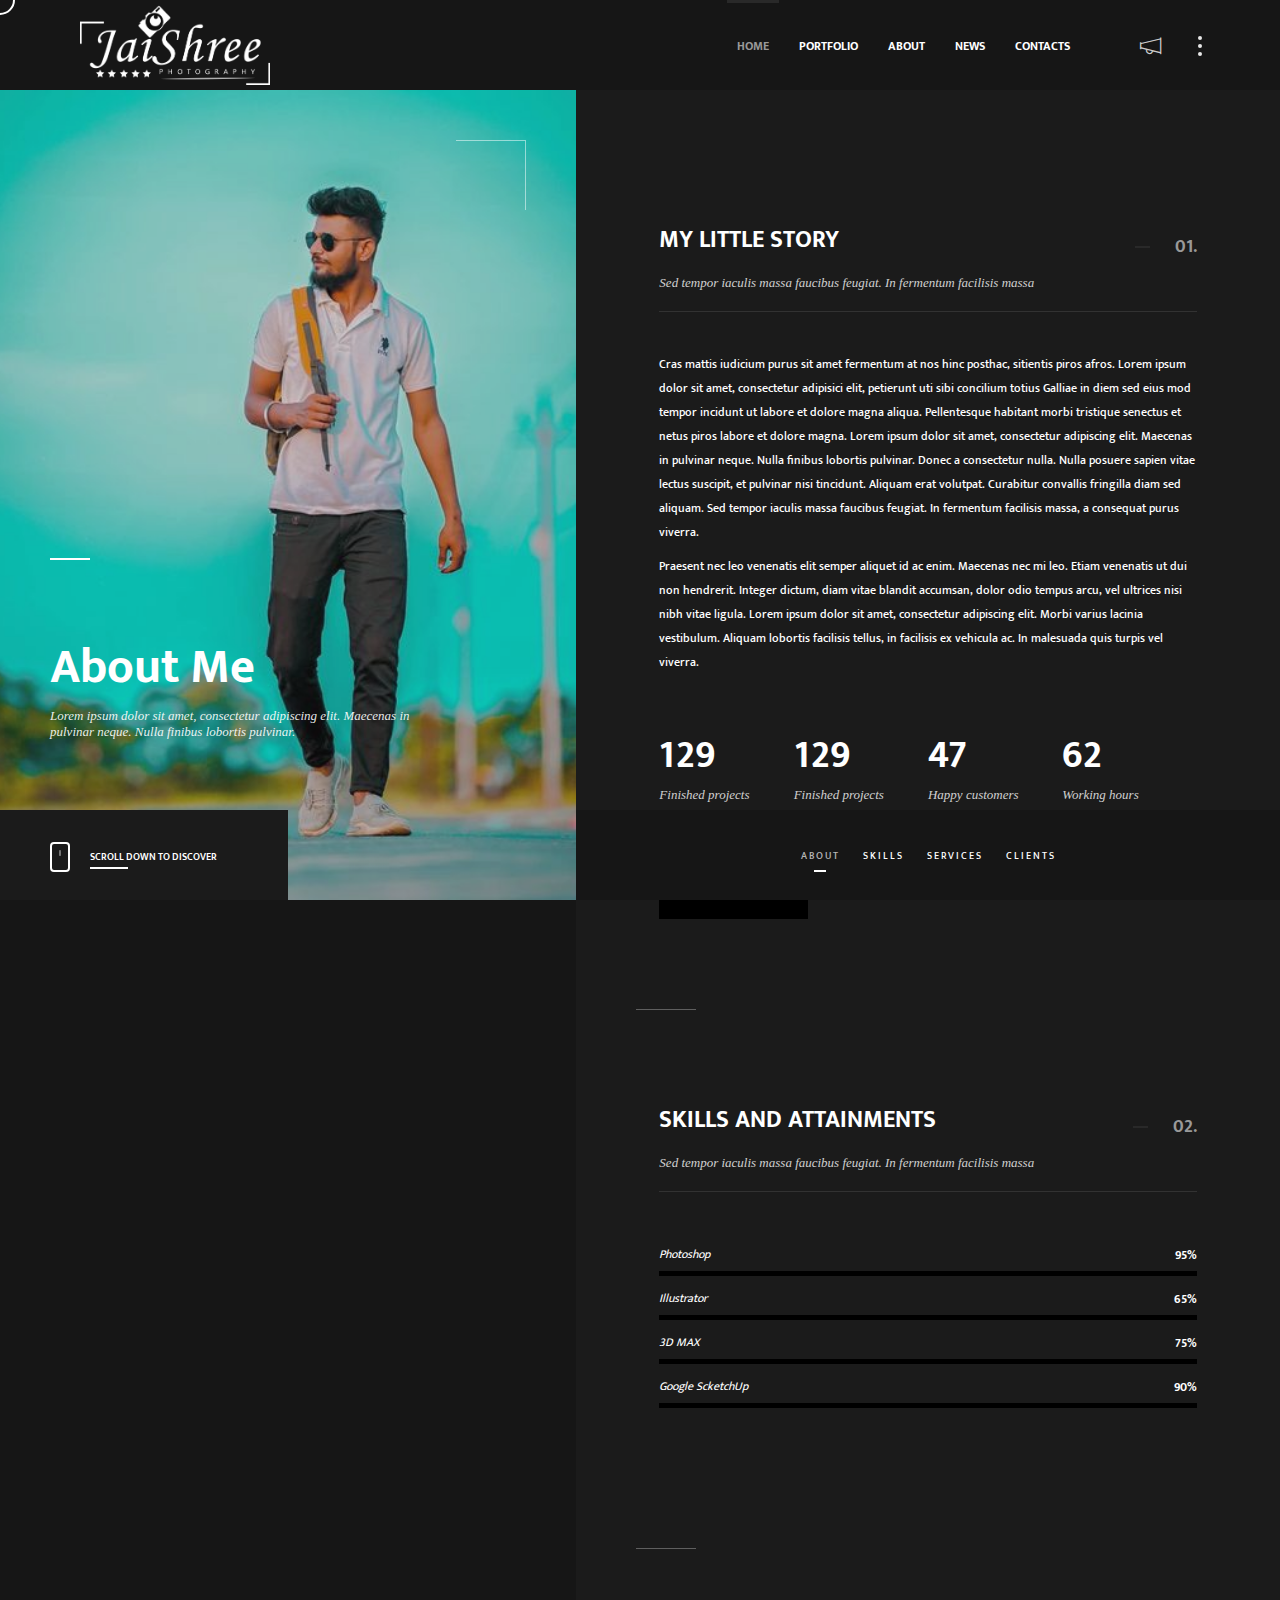
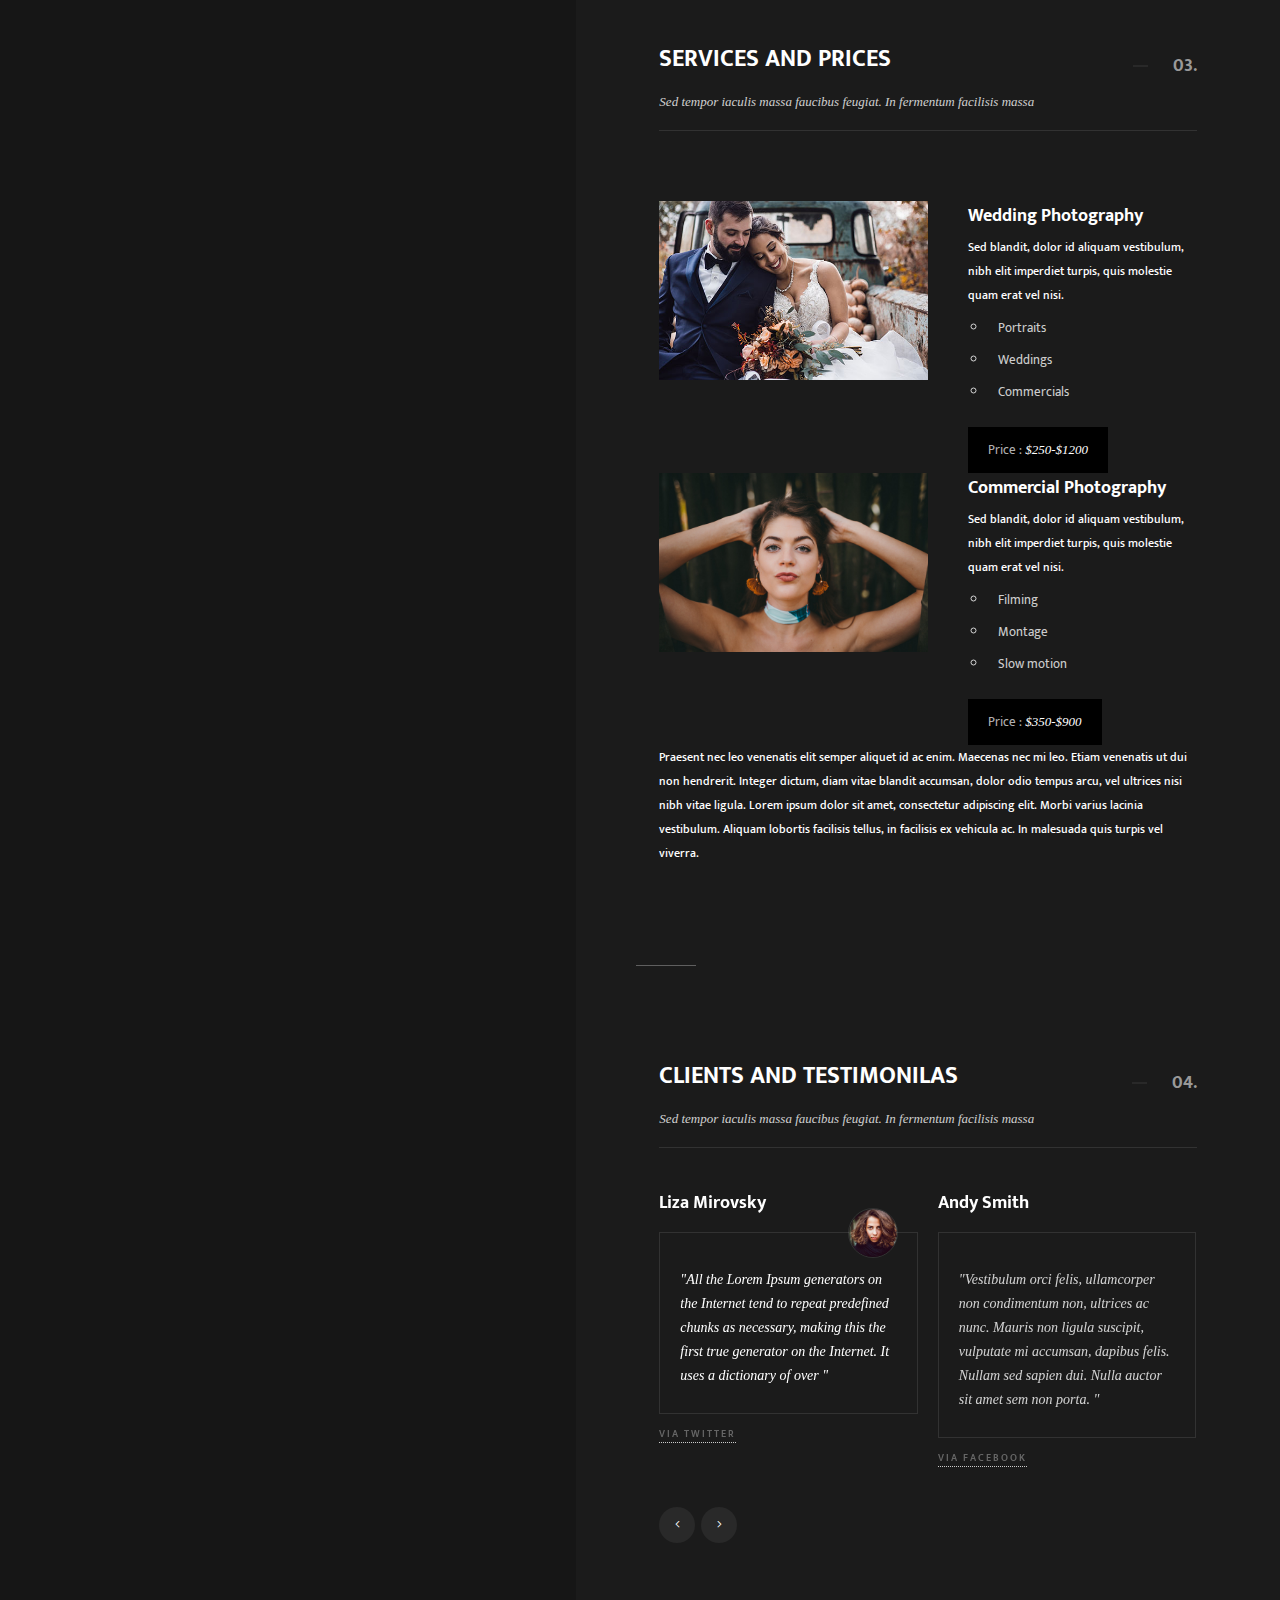
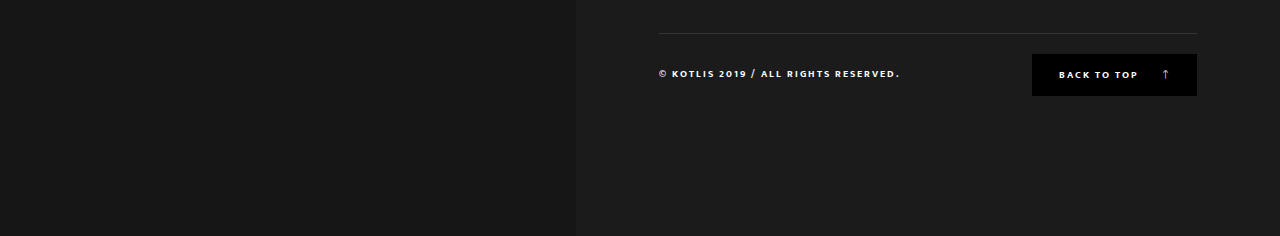
<file: about.html>
<!DOCTYPE HTML>
<html lang="en">
    
<!-- Mirrored from kotlis.kwst.net/dark/about.html by HTTrack Website Copier/3.x [XR&CO'2014], Sat, 12 Mar 2022 15:58:22 GMT -->
<head>
        <!--=============== basic  ===============-->
        <meta charset="UTF-8">
        <title>Jaishree Photography - Creative Photography </title>
        <meta name="viewport" content="width=device-width, initial-scale=1.0, minimum-scale=1.0, maximum-scale=1.0, user-scalable=no">
        <meta name="robots" content="index, follow"/>
        <meta name="keywords" content=""/>
        <meta name="description" content=""/>
        <!--=============== css  ===============-->
        <link type="text/css" rel="stylesheet" href="css/reset.css">
        <link type="text/css" rel="stylesheet" href="css/plugins.css">
        <link type="text/css" rel="stylesheet" href="css/style.css">
        <link type="text/css" rel="stylesheet" href="css/style-dark.css">		
        <!--=============== favicons ===============-->
        <link rel="shortcut icon" href="images/favicon.ico">
    </head>
    <body>
        <!--loader-->
        <div class="loader-wrap">
            <div class="spinner">
                <div class="double-bounce1"></div>
                <div class="double-bounce2"></div>
            </div>
        </div>
        <!--loader end-->
        <!-- main start  -->
        <div id="main">
            <!-- header start  -->
            <header class="main-header">
                <!-- logo   -->
                <a href="index.html" class="logo-holder"><img src="images/logo.png" alt=""></a>
                <!-- logo end  -->
                <!-- search -->
                <!-- <div class="search-button"><i class="far fa-search"></i></div>
                <div class="search-input"><input name="se" id="se" type="text" class="search" placeholder="Search.." /></div> -->
                <!-- search end  -->
                <div class="sb-button"></div>
                <div class="share-btn showshare"><i class="fal fa-megaphone"></i><span>Share</span></div>
                <!-- mobile nav -->
                <div class="nav-button-wrap">
                    <div class="nav-button"><span></span><span></span><span></span></div>
                </div>
                <!-- mobile nav end-->
                <!--  navigation -->
                <div class="nav-holder main-menu">
                    <nav>
                        <ul>
                            <li>
                                <a href="index.html" class="act-link">Home </a>                              
                            </li>
                            <li>
                                <a href="#">Portfolio </a>
                                <!--second level -->
                                <!-- <ul>
                                    <li><a href="portfolio.html">Horizontal 2 Columns</a></li>
                                    <li><a href="portfolio2.html">Horizontal 3 Columns</a></li>
                                    <li><a href="portfolio3.html">Horizontal 1 Columns</a></li>
                                    <li><a href="portfolio4.html">Masonry</a></li>
                                    <li><a href="portfolio5.html">Masonry 2</a></li>
                                    <li><a href="portfolio6.html">Column Grid</a></li>                                  
                                </ul> -->
                                <!--second level end-->
                            </li>
                            <li>
                                <a href="about.html">About</a>
                            </li>
                            <li>
                                <a href="#">News</a>
                            </li>
                            <li>
                                <a href="contacts.html">Contacts</a>
                            </li>
                        </ul>
                    </nav>
                </div>
                <!-- navigation  end -->
            </header>
            <!-- header end -->
            <!-- wrapper  -->
            <div id="wrapper">
                <!-- content -->
                <div class="content">
                    <!-- column-image  -->
                    <div class="column-image">
                        <div class="bg"  data-bg="images/anuj/as1.jpg"></div>
                        <div class="overlay"></div>
                        <div class="column-title">
                            <h2>About Me</h2>
                            <h3>Lorem ipsum dolor sit amet, consectetur adipiscing elit. Maecenas in pulvinar neque. Nulla finibus lobortis pulvinar.</h3>
                        </div>
                        <div class="column-notifer">
                            <div class="scroll-down-wrap transparent_sdw">
                                <div class="mousey">
                                    <div class="scroller"></div>
                                </div>
                                <span>Scroll down  to Discover</span>
                            </div>
                        </div>
                        <div class="fixed-column-dec"></div>
                    </div>
                    <!-- column-image end  -->
                    <!-- column-wrapper -->
                    <div class="column-wrapper">
                        <div class="scroll-nav-wrap">
                            <nav class="scroll-nav scroll-init">
                                <ul>
                                    <li><a class="act-scrlink" href="#sec1">About</a></li>
                                    <li><a href="#sec2">Skills</a></li>
                                    <li><a href="#sec3">Services</a></li>
                                    <li><a href="#sec4">Clients</a></li>
                                </ul>
                            </nav>
                        </div>
                        <!--section  -->
                        <section id="sec1">
                            <div class="container small-container">
                                <div class="section-title fl-wrap">
                                    <h3>My Little Story</h3>
                                    <h4>Sed tempor iaculis massa faucibus feugiat. In fermentum facilisis massa</h4>
                                    <div class="section-number">01.</div>
                                </div>
                                <div class="column-wrapper_item fl-wrap">
                                    <div class="column-wrapper_text fl-wrap">
                                        <p>Cras mattis iudicium purus sit amet fermentum at nos hinc posthac, sitientis piros afros. Lorem ipsum dolor sit amet, consectetur adipisici elit, petierunt uti sibi concilium totius Galliae in diem sed eius mod tempor incidunt ut labore et dolore magna aliqua. Pellentesque habitant morbi tristique senectus et netus piros labore et dolore magna.
                                            Lorem ipsum dolor sit amet, consectetur adipiscing elit. Maecenas in pulvinar neque. Nulla finibus lobortis pulvinar. Donec a consectetur nulla. Nulla posuere sapien vitae lectus suscipit, et pulvinar nisi tincidunt. Aliquam erat volutpat. Curabitur convallis fringilla diam sed aliquam. Sed tempor iaculis massa faucibus feugiat. In fermentum facilisis massa, a consequat purus viverra.
                                        </p>
                                        <p>Praesent nec leo venenatis elit semper aliquet id ac enim. Maecenas nec mi leo. Etiam venenatis ut dui non hendrerit. Integer dictum, diam vitae blandit accumsan, dolor odio tempus arcu, vel ultrices nisi nibh vitae ligula. Lorem ipsum dolor sit amet, consectetur adipiscing elit. Morbi varius lacinia vestibulum. Aliquam lobortis facilisis tellus, in facilisis ex vehicula ac. In malesuada quis turpis vel viverra.</p>
                                        <div class="inline-facts-holder fl-wrap">
                                            <!-- inline-facts -->
                                            <div class="inline-facts">
                                                <div class="milestone-counter">
                                                    <div class="stats animaper">
                                                        <div class="num" data-content="461" data-num="461">461</div>
                                                    </div>
                                                </div>
                                                <h6>Finished projects</h6>
                                            </div>
                                            <!-- inline-facts end -->
                                            <!-- inline-facts  -->
                                            <div class="inline-facts">
                                                <div class="milestone-counter">
                                                    <div class="stats animaper">
                                                        <div class="num" data-content="461" data-num="461">461</div>
                                                    </div>
                                                </div>
                                                <h6>Finished projects</h6>
                                            </div>
                                            <!-- inline-facts end -->
                                            <!-- inline-facts  -->
                                            <div class="inline-facts">
                                                <div class="milestone-counter">
                                                    <div class="stats animaper">
                                                        <div class="num" data-content="168" data-num="168">168</div>
                                                    </div>
                                                </div>
                                                <h6>Happy customers</h6>
                                            </div>
                                            <!-- inline-facts end -->
                                            <!-- inline-facts  -->
                                            <div class="inline-facts">
                                                <div class="milestone-counter">
                                                    <div class="stats animaper">
                                                        <div class="num" data-content="222" data-num="222">222</div>
                                                    </div>
                                                </div>
                                                <h6>Working hours </h6>
                                            </div>
                                            <!-- inline-facts end -->
                                        </div>
                                        <a href="portfolio.html" class="btn fl-btn">My Portfolio</a>
                                    </div>
                                </div>
                            </div>
                        </section>
                        <!--section end  -->
                        <div class="sec-dec"></div>
                        <!--section   -->
                        <section id="sec2">
                            <div class="container small-container">
                                <div class="section-title fl-wrap">
                                    <h3>Skills and Attainments</h3>
                                    <h4>Sed tempor iaculis massa faucibus feugiat. In fermentum facilisis massa</h4>
                                    <div class="section-number">02.</div>
                                </div>
                                <div class="column-wrapper_item fl-wrap">
                                    <div class="column-wrapper_text fl-wrap">
                                        <div class="skillbar-box animaper">
                                            <!-- skill 1-->
                                            <div class="custom-skillbar-title"><span>Photoshop</span></div>
                                            <div class="skill-bar-percent">95%</div>
                                            <div class="skillbar-bg" data-percent="95%">
                                                <div class="custom-skillbar"></div>
                                            </div>
                                            <!-- skill 2-->
                                            <div class="custom-skillbar-title"><span>Illustrator</span></div>
                                            <div class="skill-bar-percent">65%</div>
                                            <div class="skillbar-bg" data-percent="65%">
                                                <div class="custom-skillbar"></div>
                                            </div>
                                            <!-- skill 3-->
                                            <div class="custom-skillbar-title"><span>3D MAX</span></div>
                                            <div class="skill-bar-percent">75%</div>
                                            <div class="skillbar-bg" data-percent="75%">
                                                <div class="custom-skillbar"></div>
                                            </div>
                                            <!-- skill 4-->
                                            <div class="custom-skillbar-title"><span>Google ScketchUp</span></div>
                                            <div class="skill-bar-percent">90%</div>
                                            <div class="skillbar-bg" data-percent="90%">
                                                <div class="custom-skillbar"></div>
                                            </div>
                                        </div>
                                    </div>
                                </div>
                            </div>
                        </section>
                        <!--section end  -->
                        <div class="sec-dec"></div>
                        <!--section   -->
                        <section id="sec3">
                            <div class="container small-container">
                                <div class="section-title fl-wrap">
                                    <h3>Services and prices</h3>
                                    <h4>Sed tempor iaculis massa faucibus feugiat. In fermentum facilisis massa</h4>
                                    <div class="section-number">03.</div>
                                </div>
                                <div class="column-wrapper_item fl-wrap">
                                    <div class="column-wrapper_text fl-wrap">
                                        <!-- serv-wrap-->
                                        <div class="serv-wrap fl-wrap">
                                            <!-- serv-item -->
                                            <div class="serv-item">
                                                <div class="serv-media">
                                                    <img src="images/services/1.jpg" alt="">
                                                </div>
                                                <div class="serv-text">
                                                    <h4><a href="#">Wedding Photography</a></h4>
                                                    <p> Sed blandit, dolor id aliquam vestibulum, nibh elit imperdiet turpis, quis molestie quam erat vel nisi.</p>
                                                    <ul>
                                                        <li><a href="#">Portraits</a></li>
                                                        <li><a href="#">Weddings</a></li>
                                                        <li><a href="#">Commercials</a></li>
                                                    </ul>
                                                    <div class="serv-price">Price :<span> $250-$1200</span></div>
                                                </div>
                                            </div>
                                            <!-- serv-item end -->
                                            <!-- serv-item -->
                                            <div class="serv-item">
                                                <div class="serv-media">
                                                    <img src="images/services/2.jpg" alt="">
                                                </div>
                                                <div class="serv-text">
                                                    <h4><a href="#">Commercial Photography</a></h4>
                                                    <p> Sed blandit, dolor id aliquam vestibulum, nibh elit imperdiet turpis, quis molestie quam erat vel nisi.</p>
                                                    <ul>
                                                        <li><a href="#">Filming</a></li>
                                                        <li><a href="#">Montage</a></li>
                                                        <li><a href="#">Slow motion</a></li>
                                                    </ul>
                                                    <div class="serv-price">Price :<span> $350-$900</span></div>
                                                </div>
                                            </div>
                                            <!-- serv-item end -->
                                        </div>
                                        <!-- serv-wrap end -->
                                        <p>Praesent nec leo venenatis elit semper aliquet id ac enim. Maecenas nec mi leo. Etiam venenatis ut dui non hendrerit. Integer dictum, diam vitae blandit accumsan, dolor odio tempus arcu, vel ultrices nisi nibh vitae ligula. Lorem ipsum dolor sit amet, consectetur adipiscing elit. Morbi varius lacinia vestibulum. Aliquam lobortis facilisis tellus, in facilisis ex vehicula ac. In malesuada quis turpis vel viverra.</p>
                                    </div>
                                </div>
                            </div>
                        </section>
                        <!--section end  -->
                        <div class="sec-dec"></div>
                        <!--section -->
                        <section id="sec4">
                            <div class="container small-container">
                                <div class="section-title fl-wrap">
                                    <h3>Clients and Testimonilas</h3>
                                    <h4>Sed tempor iaculis massa faucibus feugiat. In fermentum facilisis massa</h4>
                                    <div class="section-number">04.</div>
                                </div>
                                <div class="column-wrapper_item fl-wrap">
                                    <div class="column-wrapper_text fl-wrap">
                                        <div class="testilider fl-wrap" data-effects="slide">
                                            <div class="swiper-container">
                                                <div class="swiper-wrapper">
                                                    <!-- swiper-slide -->
                                                    <div class="swiper-slide">
                                                        <div class="testi-item fl-wrap">
                                                            <div class="testi-avatar"><img src="images/avatar/1.jpg" alt=""></div>
                                                            <h3>Liza Mirovsky</h3>
                                                            <p>"All the Lorem Ipsum generators on the Internet tend to repeat predefined chunks as necessary, making this the first true generator on the Internet. It uses a dictionary of over "</p>
                                                            <a href="#" class="teti-link" target="_blank">Via Twitter</a>
                                                        </div>
                                                    </div>
                                                    <!-- swiper-slide end-->
                                                    <!-- swiper-slide -->
                                                    <div class="swiper-slide">
                                                        <div class="testi-item fl-wrap">
                                                            <div class="testi-avatar"><img src="images/avatar/2.jpg" alt=""></div>
                                                            <h3>Andy Smith</h3>
                                                            <p>"Vestibulum orci felis, ullamcorper non condimentum non, ultrices ac nunc. Mauris non ligula suscipit, vulputate mi accumsan, dapibus felis. Nullam sed sapien dui. Nulla auctor sit amet sem non porta. "</p>
                                                            <a href="#" class="teti-link" target="_blank">Via Facebook</a>
                                                        </div>
                                                    </div>
                                                    <!-- swiper-slide end-->
                                                    <!-- swiper-slide -->
                                                    <div class="swiper-slide">
                                                        <div class="testi-item fl-wrap">
                                                            <div class="testi-avatar"><img src="images/avatar/3.jpg" alt=""></div>
                                                            <h3>Gary Trust</h3>
                                                            <p>"All the Lorem Ipsum generators on the Internet tend to repeat predefined chunks as necessary, making this the first true generator on the Internet. It uses a dictionary of over "</p>
                                                            <a href="#" class="teti-link" target="_blank">Via Myspace</a>
                                                        </div>
                                                    </div>
                                                    <!-- swiper-slide end-->
                                                    <!-- swiper-slide -->
                                                    <div class="swiper-slide">
                                                        <div class="testi-item fl-wrap">
                                                            <div class="testi-avatar"><img src="images/avatar/4.jpg" alt=""></div>
                                                            <h3>Centa Simpson</h3>
                                                            <p>"Vestibulum orci felis, ullamcorper non condimentum non, ultrices ac nunc. Mauris non ligula suscipit, vulputate mi accumsan, dapibus felis. Nullam sed sapien dui. Nulla auctor sit amet sem non porta. "</p>
                                                            <a href="#" class="teti-link" target="_blank">Via Facebook</a>
                                                        </div>
                                                    </div>
                                                    <!-- swiper-slide end-->
                                                </div>
                                            </div>
                                        </div>
                                    </div>
                                    <div class="testilider-controls">
                                        <div class="ss-slider-btn ss-slider-prev color-bg"><i class="fal fa-angle-left"></i></div>
                                        <div class="ss-slider-btn ss-slider-next color-bg"><i class="fal fa-angle-right"></i></div>
                                    </div>
                                </div>
                            </div>
                        </section>
                        <!--section end  -->
                        <!--footer -->
                        <footer class="min-footer fl-wrap content-animvisible">
                            <div class="container small-container">
                                <div class="footer-inner fl-wrap">
                                    <!-- policy-box-->
                                    <div class="policy-box">
                                        <span>&#169; Kotlis 2019  /  All rights reserved. </span>
                                    </div>
                                    <!-- policy-box end-->
                                    <a href="#" class="to-top-btn to-top">Back to top <i class="fal fa-long-arrow-up"></i></a>
                                </div>
                            </div>
                        </footer>
                        <!--footer end  -->
                    </div>
                    <!-- column-wrapper -->
                </div>
                <!--content end-->
                <!--share-wrapper-->
                <div class="share-wrapper">
                    <div class="share-container fl-wrap  isShare"></div>
                </div>
                <!--share-wrapper end-->
            </div>
            <!-- wrapper end -->
            <!-- sidebar -->
            <div class="sb-overlay"></div>
            <div class="hiiden-sidebar-wrap outsb">
                <!-- sb-widget-wrap-->
                <div class="sb-widget-wrap fl-wrap">
                    <h3>SUBSCRIBE TO OUR NEWSLETTER</h3>
                    <div class="sb-widget  fl-wrap">
                        <p>Lorem ipsum dosectetur adipisicing elit, sed do.Lorem ipsum dolor sit amet,  </p>
                        <div class="subcribe-form fl-wrap">
                            <form id="subscribe">
                                <input class="enteremail" name="email" id="subscribe-email" placeholder="Your Email" spellcheck="false" type="text">
                                <button type="submit" id="subscribe-button" class="subscribe-button">Submit</button>
                                <label for="subscribe-email" class="subscribe-message"></label>
                            </form>
                        </div>
                    </div>
                </div>
                <!-- sb-widget-wrap end-->
 
                <!-- sb-widget-wrap-->
                <div class="sb-widget-wrap fl-wrap">
                    <h3>We're Are Social</h3>
                    <div class="sb-widget    fl-wrap">
                        <div class="sidebar-social fl-wrap">
                            <ul>
                                <li><a href="#" target="_blank"><i class="fab fa-facebook-f"></i></a></li>
                                <li><a href="#" target="_blank"><i class="fab fa-instagram"></i></a></li>
                                <li><a href="#" target="_blank"><i class="fab fa-twitter"></i></a></li>
                                <li><a href="#" target="_blank"><i class="fab fa-vk"></i></a></li>
                            </ul>
                        </div>
                    </div>
                </div>
                <!-- sb-widget-wrap end-->
                <!-- sb-widget-wrap-->
                <div class="sb-widget-wrap fl-wrap">
                    <h3>Our Last Twitts</h3>
                    <div class="sb-widget  fl-wrap">
                        <div id="footer-twiit"></div>
                        <a href="#" target="_blank" class="twitt_btn fl-wrap">Follow Us</a>
                    </div>
                </div>
                <!-- sb-widget-wrap end-->
            </div>
            <!-- sidebar end -->
            <!-- cursor-->
            <div class="element">
                <div class="element-item"></div>
            </div>
            <!-- cursor end-->
        </div>
        <!-- Main end -->
        <!--=============== scripts  ===============-->
        <script type="text/javascript" src="js/jquery.min.js"></script>
        <script type="text/javascript" src="js/plugins.js"></script>
        <script type="text/javascript" src="js/scripts.js"></script>
    </body>

<!-- Mirrored from kotlis.kwst.net/dark/about.html by HTTrack Website Copier/3.x [XR&CO'2014], Sat, 12 Mar 2022 15:58:43 GMT -->
</html>
</file>
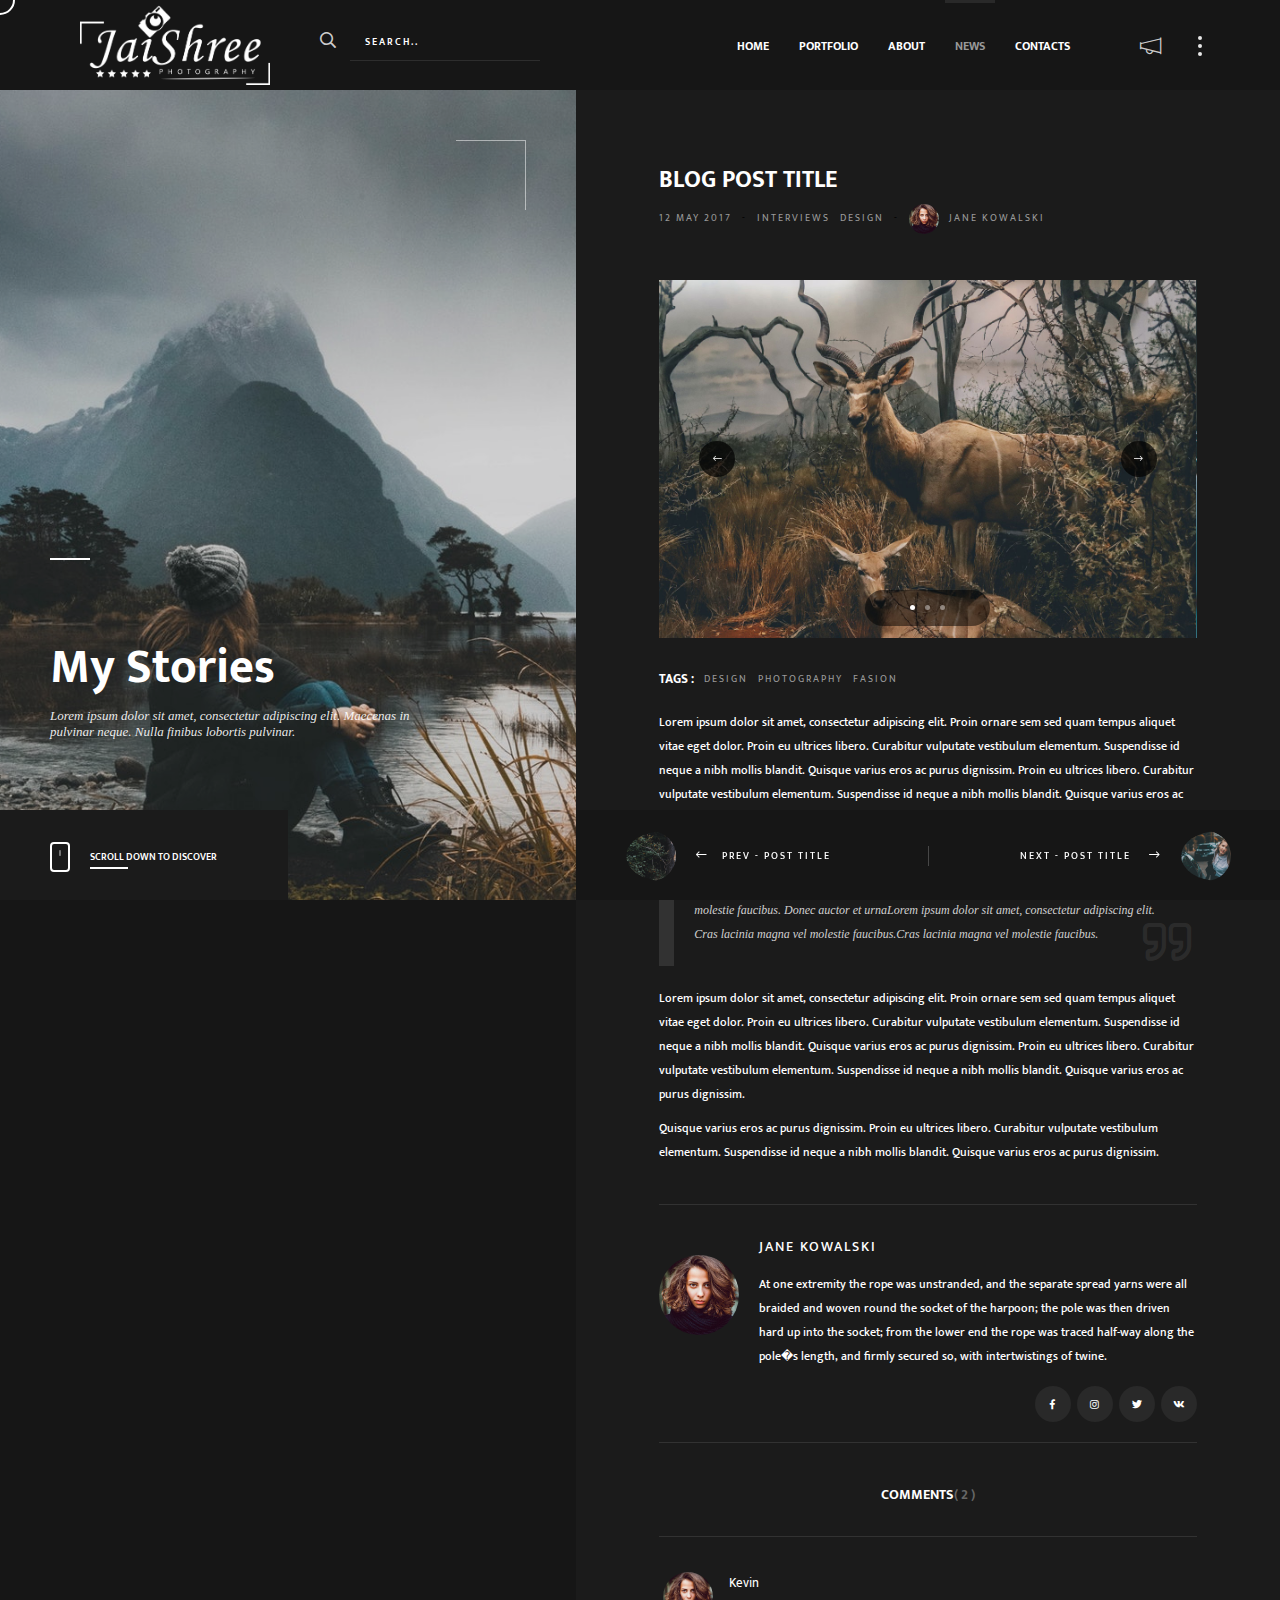
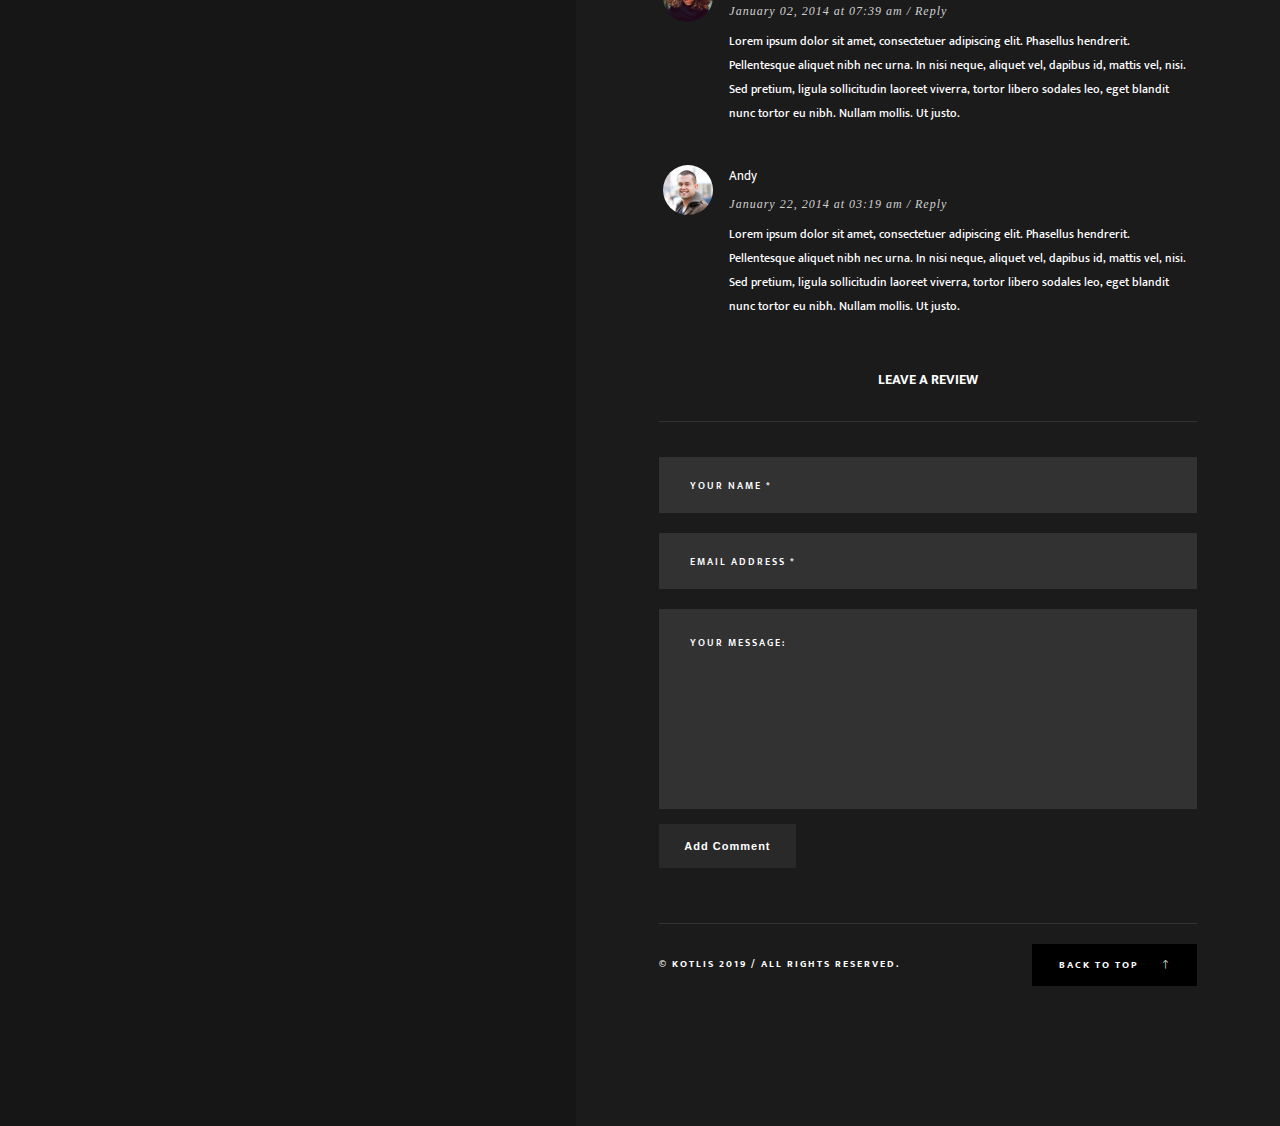
<file: blog-single.html>
<!DOCTYPE HTML>
<html lang="en">
    
<!-- Mirrored from kotlis.kwst.net/dark/blog-single.html by HTTrack Website Copier/3.x [XR&CO'2014], Sat, 12 Mar 2022 15:59:08 GMT -->
<head>
        <!--=============== basic  ===============-->
        <meta charset="UTF-8">
        <title>Jaishree Photography - Creative Photography </title>
        <meta name="viewport" content="width=device-width, initial-scale=1.0, minimum-scale=1.0, maximum-scale=1.0, user-scalable=no">
        <meta name="robots" content="index, follow"/>
        <meta name="keywords" content=""/>
        <meta name="description" content=""/>
        <!--=============== css  ===============-->
        <link type="text/css" rel="stylesheet" href="css/reset.css">
        <link type="text/css" rel="stylesheet" href="css/plugins.css">
        <link type="text/css" rel="stylesheet" href="css/style.css">
        <link type="text/css" rel="stylesheet" href="css/style-dark.css">
        <!--=============== favicons ===============-->
        <link rel="shortcut icon" href="images/favicon.ico">
    </head>
    <body>
        <!--loader-->
        <div class="loader-wrap">
            <div class="spinner">
                <div class="double-bounce1"></div>
                <div class="double-bounce2"></div>
            </div>
        </div>
        <!--loader end-->
        <!-- main start  -->
        <div id="main">
            <!-- header start  -->
            <header class="main-header">
                <!-- logo   -->
                <a href="index.html" class="logo-holder"><img src="images/logo.png" alt=""></a>
                <!-- logo end  -->
                <!-- search -->
                <div class="search-button"><i class="far fa-search"></i></div>
                <div class="search-input"><input name="se" id="se" type="text" class="search" placeholder="Search.." /></div>
                <!-- search end  -->
                <div class="sb-button"></div>
                <div class="share-btn showshare"><i class="fal fa-megaphone"></i><span>Share</span></div>
                <!-- mobile nav -->
                <div class="nav-button-wrap">
                    <div class="nav-button"><span></span><span></span><span></span></div>
                </div>
                <!-- mobile nav end-->
                <!--  navigation -->
                <div class="nav-holder main-menu">
                    <nav>
                        <ul>
                            <li>
                                <a href="#">Home </a>
                                <!--second level -->
                                <ul>
                                    <li><a href="index.html">Carousel</a></li>
                                    <li><a href="index2.html">Slider Details</a></li>
                                    <li><a href="index3.html">Multi Slideshow</a></li>
                                    <li><a href="index4.html">Slideshow</a></li>
                                    <li><a href="index5.html">Image</a></li>
                                    <li><a href="index6.html">Slider Classic</a></li>
                                    <li><a href="index7.html">Video</a></li>
                                </ul>
                                <!--second level end-->
                            </li>
                            <li>
                                <a href="#">Portfolio </a>
                                <!--second level -->
                                <ul>
                                    <li><a href="portfolio.html">Horizontal 2 Columns</a></li>
                                    <li><a href="portfolio2.html">Horizontal 3 Columns</a></li>
                                    <li><a href="portfolio3.html">Horizontal 1 Columns</a></li>
                                    <li><a href="portfolio4.html">Masonry</a></li>
                                    <li><a href="portfolio5.html">Masonry 2</a></li>
                                    <li><a href="portfolio6.html">Column Grid</a></li>
                                    <li>
                                        <a href="#">Single </a>
                                        <!--third  level -->
                                        <ul>
                                            <li><a href="portfolio-single.html">Carousel</a></li>
                                            <li><a href="portfolio-single2.html">Fullscreen Slider </a></li>
                                            <li><a href="portfolio-single3.html">Column Grid</a></li>
                                            <li><a href="portfolio-single4.html">Column Fullwidth</a></li>
                                        </ul>
                                        <!--third level end-->
                                    </li>
                                </ul>
                                <!--second level end-->
                            </li>
                            <li>
                                <a href="about.html">About</a>
                            </li>
                            <li>
                                <a href="blog.html" class="act-link">News</a>
                            </li>
                            <li>
                                <a href="contacts.html">Contacts</a>
                            </li>
                        </ul>
                    </nav>
                </div>
                <!-- navigation  end -->
            </header>
            <!-- header end -->
            <!-- wrapper  -->
            <div id="wrapper">
                <!-- content -->
                <div class="content">
                    <!-- column-image  -->
                    <div class="column-image">
                        <div class="bg"  data-bg="images/bg/20.jpg"></div>
                        <div class="overlay"></div>
                        <div class="column-title">
                            <h2>My Stories</h2>
                            <h3>Lorem ipsum dolor sit amet, consectetur adipiscing elit. Maecenas in pulvinar neque. Nulla finibus lobortis pulvinar.</h3>
                        </div>
                        <div class="column-notifer">
                            <div class="scroll-down-wrap transparent_sdw">
                                <div class="mousey">
                                    <div class="scroller"></div>
                                </div>
                                <span>Scroll down  to Discover</span>
                            </div>
                        </div>
                        <div class="fixed-column-dec"></div>
                    </div>
                    <!-- column-image end  -->
                    <!-- column-wrapper -->
                    <div class="column-wrapper single-content-section">
                        <!--fixed-bottom-content -->
                        <div class="fixed-bottom-content">
                            <!-- pagination   -->
                            <div class="content-nav-fixed">
                                <ul>
                                    <li>
                                        <a href="blog-single.html" class="ln"><i class="fal fa-long-arrow-left"></i><span>Prev <strong>- Post Title</strong></span></a>
                                        <div class="content-nav_mediatooltip cnmd_leftside"><img  src="images/folio/6.jpg"   alt=""></div>
                                    </li>
                                    <li>
                                        <a href="blog-single.html" class="rn"><span >Next <strong>- Post Title</strong></span> <i class="fal fa-long-arrow-right"></i></a>
                                        <div class="content-nav_mediatooltip cnmd_rightside"><img  src="images/folio/5.jpg"   alt=""></div>
                                    </li>
                                </ul>
                            </div>
                        </div>
                        <!--fixed-bottom-content end  -->
                        <!--section  -->
                         <section class="single-content-section">
                            <div class="container small-container">
                                <!-- post -->
                                <div class="post fl-wrap fw-post single-post ">
                                    <h2><span>Blog post title</span></h2>
                                    <ul class="blog-title-opt">
                                        <li><a href="#">12 may 2017</a></li>
                                        <li> - </li>
                                        <li><a href="#">Interviews </a></li>
                                        <li><a href="#">Design</a></li>
                                        <li> - </li>
                                        <li><a href="#"><span class="author_avatar"> <img alt='' src='images/avatar/1.jpg' width="50" height="50"></span>Jane Kowalski</a></li>
                                    </ul>
                                    <!-- blog media -->
                                    <div class="blog-media fl-wrap">
                                        <div class="single-slider-wrap">
                                            <div class="single-slider fl-wrap">
                                                <div class="swiper-container">
                                                    <div class="swiper-wrapper lightgallery">
                                                        <div class="swiper-slide hov_zoom"><img src="images/folio/4.jpg" alt=""><a href="images/folio/4.jpg" class="box-media-zoom   popup-image"><i class="fal fa-search"></i></a></div>
                                                        <div class="swiper-slide hov_zoom"><img src="images/folio/5.jpg" alt=""><a href="images/folio/5.jpg" class="box-media-zoom   popup-image"><i class="fal fa-search"></i></a></div>
                                                        <div class="swiper-slide hov_zoom"><img src="images/folio/6.jpg" alt=""><a href="images/folio/6.jpg" class="box-media-zoom   popup-image"><i class="fal fa-search"></i></a></div>
                                                    </div>
                                                </div>
                                            </div>
                                            <div class="ss-slider-pagination_wrap">
                                                <div class="ss-slider-pagination"></div>
                                            </div>
                                            <div class="ss-slider-cont ss-slider-cont-prev color-bg"><i class="fal fa-long-arrow-left"></i></div>
                                            <div class="ss-slider-cont ss-slider-cont-next color-bg"><i class="fal fa-long-arrow-right"></i></div>
                                        </div>
                                    </div>
                                    <!-- blog media end -->
                                    <div class="blog-text fl-wrap">
                                        <div class="pr-tags fl-wrap">
                                            <span>Tags : </span>
                                            <ul>
                                                <li><a href="#">Design</a></li>
                                                <li><a href="#">Photography</a></li>
                                                <li><a href="#">Fasion</a></li>
                                            </ul>
                                        </div>
                                        <p>Lorem ipsum dolor sit amet, consectetur adipiscing elit. Proin ornare sem sed quam tempus aliquet vitae eget dolor. Proin eu ultrices libero. Curabitur vulputate vestibulum elementum. Suspendisse id neque a nibh mollis blandit. Quisque varius eros ac purus dignissim.
                                            Proin eu ultrices libero. Curabitur vulputate vestibulum elementum. Suspendisse id neque a nibh mollis blandit. Quisque varius eros ac purus dignissim.
                                        </p>
                                        <blockquote>
                                            <p> Cras lacinia magna vel molestie faucibus. Donec auctor et urnaLorem ipsum dolor sit amet, consectetur adipiscing elit. Cras lacinia magna vel molestie faucibus.Cras lacinia magna vel molestie faucibus. Donec auctor et urnaLorem ipsum dolor sit amet, consectetur adipiscing elit. Cras lacinia magna vel molestie faucibus.Cras lacinia magna vel molestie faucibus.   </p>
                                        </blockquote>
                                        <p>Lorem ipsum dolor sit amet, consectetur adipiscing elit. Proin ornare sem sed quam tempus aliquet vitae eget dolor. Proin eu ultrices libero. Curabitur vulputate vestibulum elementum. Suspendisse id neque a nibh mollis blandit. Quisque varius eros ac purus dignissim.
                                            Proin eu ultrices libero. Curabitur vulputate vestibulum elementum. Suspendisse id neque a nibh mollis blandit. Quisque varius eros ac purus dignissim.
                                        </p>
                                        <p>Quisque varius eros ac purus dignissim.
                                            Proin eu ultrices libero. Curabitur vulputate vestibulum elementum. Suspendisse id neque a nibh mollis blandit. Quisque varius eros ac purus dignissim.
                                        </p>
                                    </div>
                                    <!-- post-author-->
                                    <div class="post-author fl-wrap">
                                        <div class="author-img">
                                            <img alt='' src="images/avatar/1.jpg">
                                        </div>
                                        <div class="author-content">
                                            <h5><a href="#">Jane Kowalski</a></h5>
                                            <p>At one extremity the rope was unstranded, and the separate spread yarns were all braided and woven round the socket of the harpoon; the pole was then driven hard up into the socket; from the lower end the rope was traced half-way along the pole�s length, and firmly secured so, with intertwistings of twine.</p>
                                            <div class="author-social">
                                                <ul>
                                                    <li><a href="#" target="_blank"><i class="fab fa-facebook-f"></i></a></li>
                                                    <li><a href="#" target="_blank"><i class="fab fa-instagram"></i></a></li>
                                                    <li><a href="#" target="_blank"><i class="fab fa-twitter"></i></a></li>
                                                    <li><a href="#" target="_blank"><i class="fab fa-vk"></i></a></li>
                                                </ul>
                                            </div>
                                        </div>
                                    </div>
                                    <!--post-author end-->
                                    <div id="comments" class="single-post-comm fl-wrap">
                                        <!--title-->
                                        <h6 id="comments-title">Comments<span>( 2 )</span></h6>
                                        <ul class="commentlist clearafix">
                                            <li class="comment">
                                                <div class="comment-body">
                                                    <div class="comment-author">
                                                        <img alt='' src='images/avatar/1.jpg' width="50" height="50">
                                                    </div>
                                                    <cite class="fn"><a href="#">Kevin</a></cite>
                                                    <div class="comment-meta">
                                                        <h6><a href="#">January 02, 2014 at 07:39 am</a> / <a class='comment-reply-link' href="#">Reply</a></h6>
                                                    </div>
                                                    <p>Lorem ipsum dolor sit amet, consectetuer adipiscing elit. Phasellus hendrerit. Pellentesque aliquet nibh nec urna. In nisi neque, aliquet vel, dapibus id, mattis vel, nisi. Sed pretium, ligula sollicitudin laoreet viverra, tortor libero sodales leo, eget blandit nunc tortor eu nibh. Nullam mollis. Ut justo.</p>
                                                </div>
                                            </li>
                                            <li class="comment">
                                                <!--comment body-->
                                                <div class="comment-body">
                                                    <div class="comment-author">
                                                        <img alt='' src='images/avatar/2.jpg' width="50" height="50">
                                                    </div>
                                                    <cite class="fn"><a href="#">Andy</a></cite>
                                                    <div class="comment-meta">
                                                        <h6><a href="#">January 22, 2014 at 03:19 am</a> / <a class='comment-reply-link' href="#">Reply</a></h6>
                                                    </div>
                                                    <p>Lorem ipsum dolor sit amet, consectetuer adipiscing elit. Phasellus hendrerit. Pellentesque aliquet nibh nec urna. In nisi neque, aliquet vel, dapibus id, mattis vel, nisi. Sed pretium, ligula sollicitudin laoreet viverra, tortor libero sodales leo, eget blandit nunc tortor eu nibh. Nullam mollis. Ut justo.</p>
                                                </div>
                                            </li>
                                        </ul>
                                        <div class="clearfix"></div>
                                        <div id="respond" class="clearafix">
                                            <h6 id="reply-title">Leave A Review</h6>
                                            <form  class="custom-form "   name="commentform">
                                                <fieldset>
                                                    <input type="text" name="name" id="name2" placeholder="Your Name *" value=""/>
                                                    <input type="text"  name="email" id="email2" placeholder="Email Address *" value=""/>
                                                    <textarea name="comments"  id="comments2" cols="40" rows="3" placeholder="Your Message:"></textarea>
                                                    <button class="btn float-btn" id="submit">Add Comment </button>
                                                </fieldset>
                                            </form>
                                        </div>
                                        <!--end respond-->
                                    </div>
                                    <!--comments end -->
                                </div>
                                <!-- post end-->
                            </div>
                        </section>
                        <!--section end  -->
                        <!--footer -->
                        <footer class="min-footer fl-wrap content-animvisible">
                            <div class="container small-container">
                                <div class="footer-inner fl-wrap">
                                    <!-- policy-box-->
                                    <div class="policy-box">
                                        <span>&#169; Kotlis 2019  /  All rights reserved. </span>
                                    </div>
                                    <!-- policy-box end-->
                                    <a href="#" class="to-top-btn to-top">Back to top <i class="fal fa-long-arrow-up"></i></a>
                                </div>
                            </div>
                        </footer>
                        <!--footer end  -->
                    </div>
                    <!-- column-wrapper -->
                </div>
                <!--content end-->
                <!--share-wrapper-->
                <div class="share-wrapper">
                    <div class="share-container fl-wrap  isShare"></div>
                </div>
                <!--share-wrapper end-->
            </div>
            <!-- wrapper end -->
            <!-- sidebar -->
            <div class="sb-overlay"></div>
            <div class="hiiden-sidebar-wrap outsb">
                <!-- sb-widget-wrap-->
                <div class="sb-widget-wrap fl-wrap">
                    <h3>SUBSCRIBE TO OUR NEWSLETTER</h3>
                    <div class="sb-widget  fl-wrap">
                        <p>Lorem ipsum dosectetur adipisicing elit, sed do.Lorem ipsum dolor sit amet,  </p>
                        <div class="subcribe-form fl-wrap">
                            <form id="subscribe">
                                <input class="enteremail" name="email" id="subscribe-email" placeholder="Your Email" spellcheck="false" type="text">
                                <button type="submit" id="subscribe-button" class="subscribe-button">Submit</button>
                                <label for="subscribe-email" class="subscribe-message"></label>
                            </form>
                        </div>
                    </div>
                </div>
                <!-- sb-widget-wrap end-->
                <!-- sb-widget-wrap-->
                <div class="sb-widget-wrap fl-wrap">
                    <h3>We're Are Social</h3>
                    <div class="sb-widget    fl-wrap">
                        <div class="sidebar-social fl-wrap">
                            <ul>
                                <li><a href="#" target="_blank"><i class="fab fa-facebook-f"></i></a></li>
                                <li><a href="#" target="_blank"><i class="fab fa-instagram"></i></a></li>
                                <li><a href="#" target="_blank"><i class="fab fa-twitter"></i></a></li>
                                <li><a href="#" target="_blank"><i class="fab fa-vk"></i></a></li>
                            </ul>
                        </div>
                    </div>
                </div>
                <!-- sb-widget-wrap end-->
                <!-- sb-widget-wrap-->
                <div class="sb-widget-wrap fl-wrap">
                    <h3>Our Last Twitts</h3>
                    <div class="sb-widget  fl-wrap">
                        <div id="footer-twiit"></div>
                        <a href="#" target="_blank" class="twitt_btn fl-wrap">Follow Us</a>
                    </div>
                </div>
                <!-- sb-widget-wrap end-->
            </div>
            <!-- sidebar end -->
            <!-- cursor-->
            <div class="element">
                <div class="element-item"></div>
            </div>
            <!-- cursor end-->
        </div>
        <!-- Main end -->
        <!--=============== scripts  ===============-->
        <script type="text/javascript" src="js/jquery.min.js"></script>
        <script type="text/javascript" src="js/plugins.js"></script>
        <script type="text/javascript" src="js/scripts.js"></script>
    </body>

<!-- Mirrored from kotlis.kwst.net/dark/blog-single.html by HTTrack Website Copier/3.x [XR&CO'2014], Sat, 12 Mar 2022 15:59:10 GMT -->
</html>
</file>
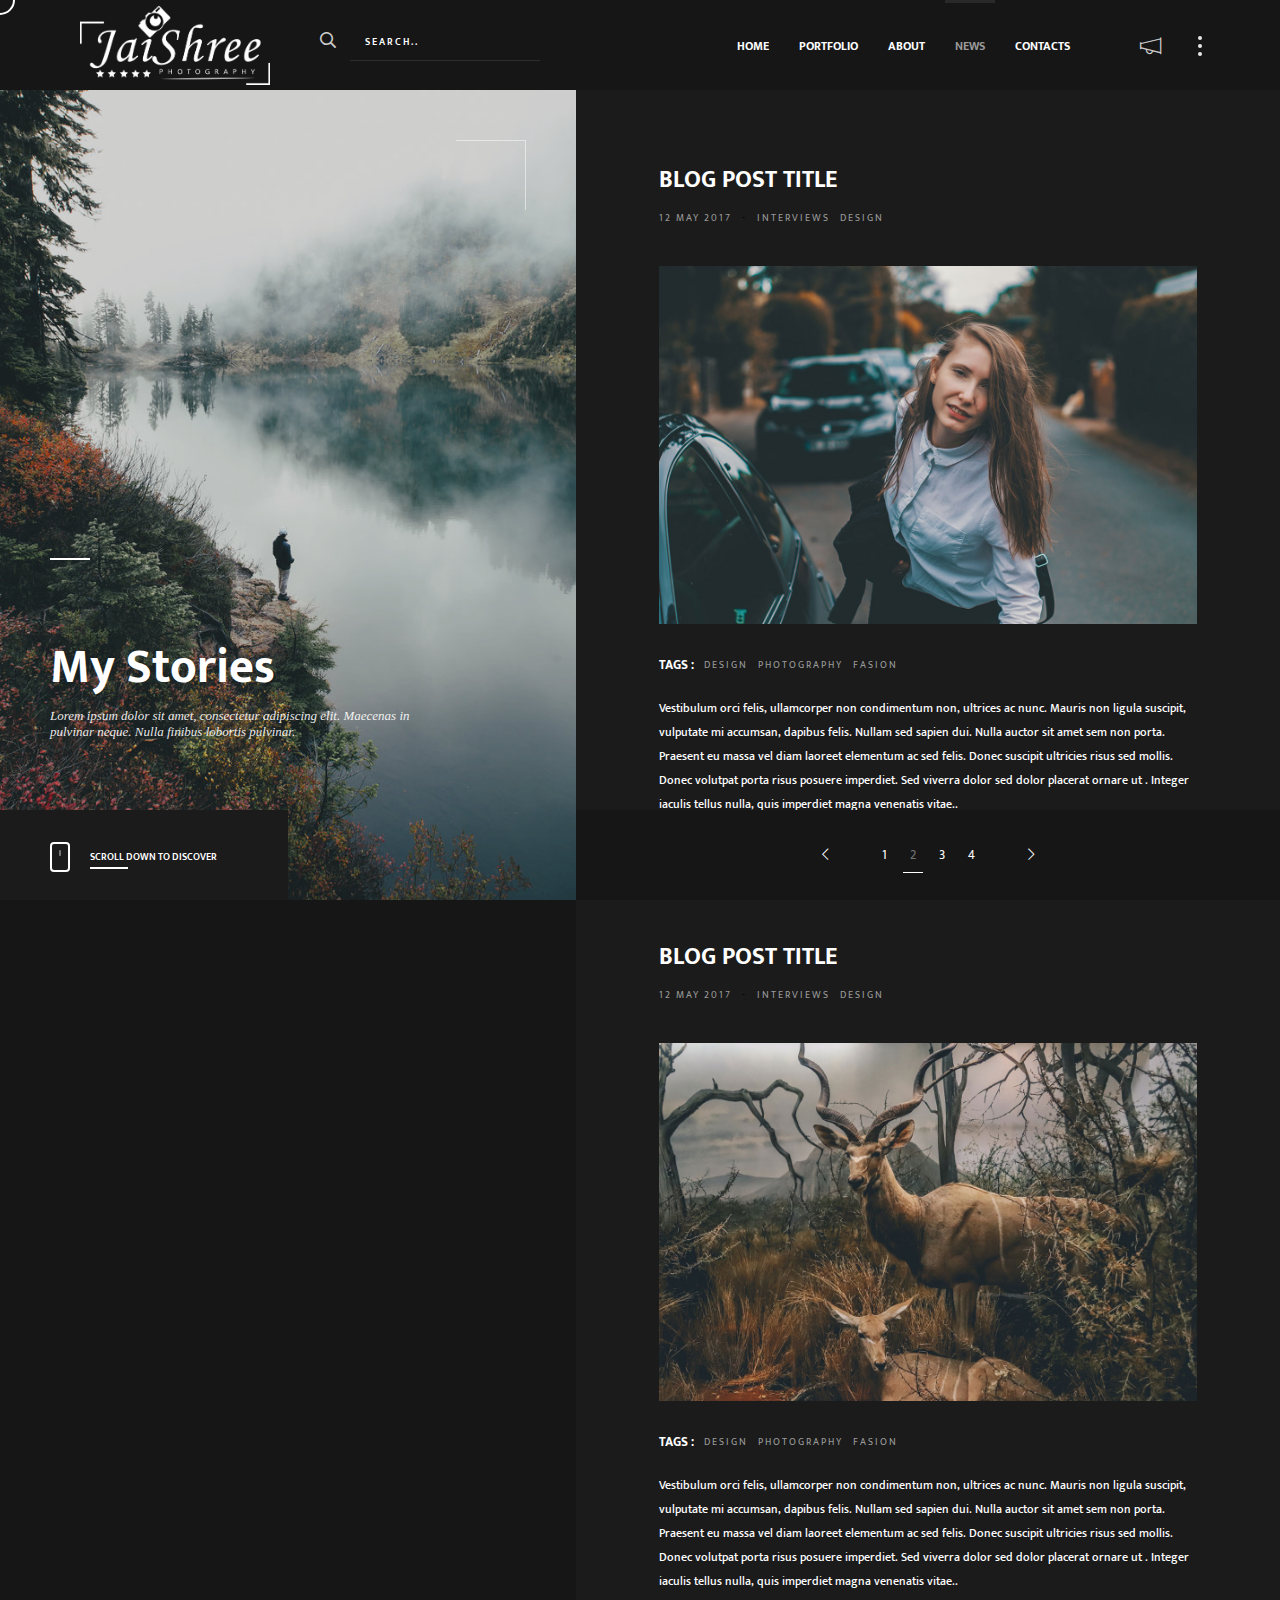
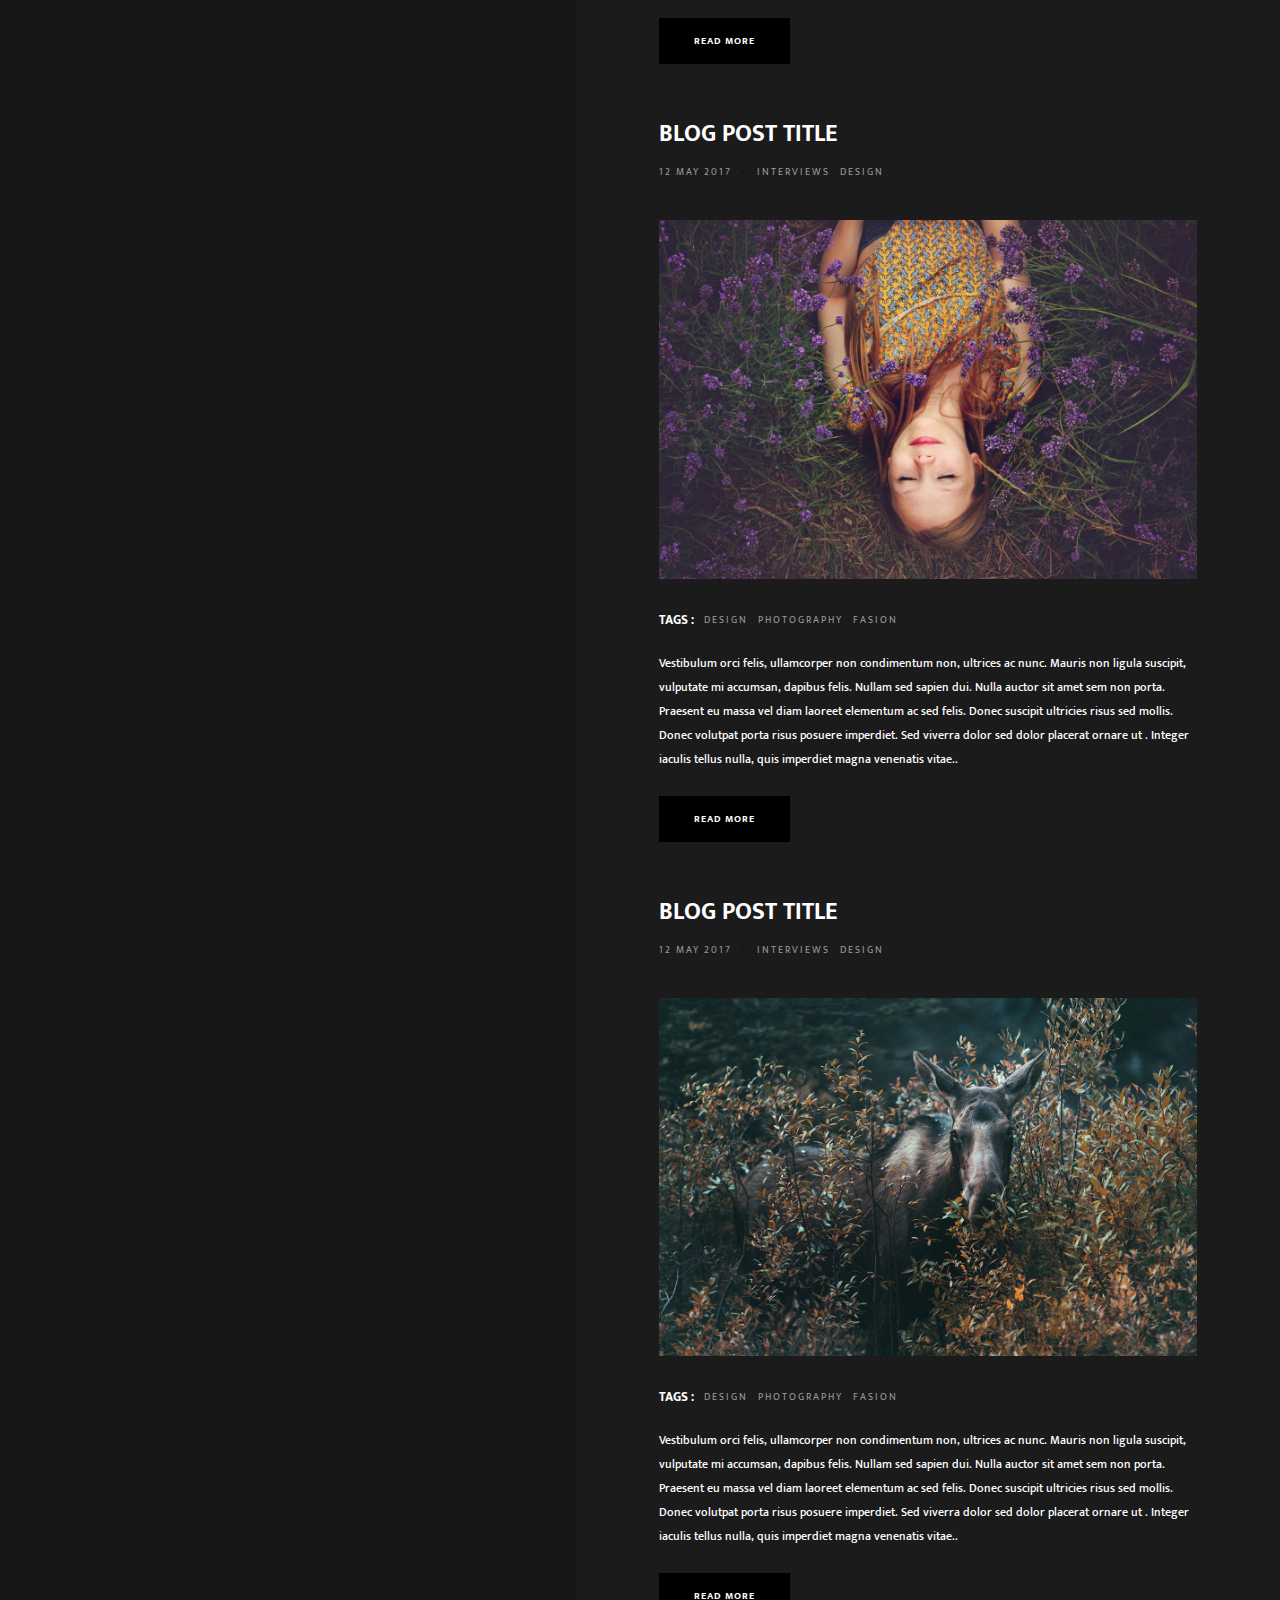
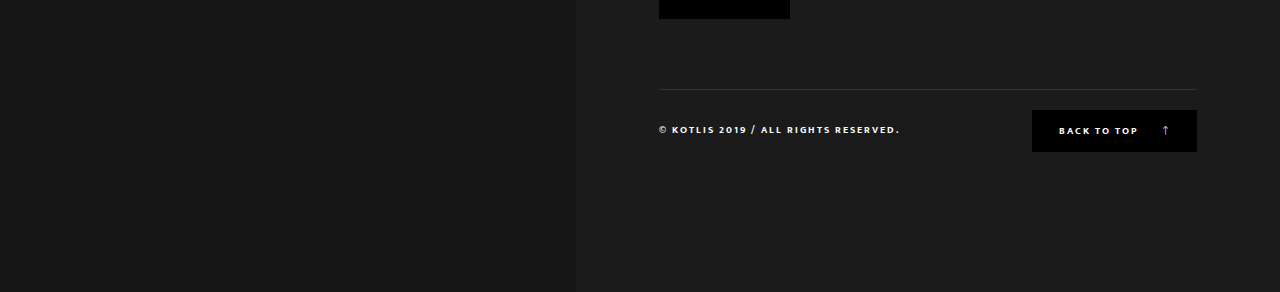
<file: blog.html>
<!DOCTYPE HTML>
<html lang="en">
    
<!-- Mirrored from kotlis.kwst.net/dark/blog.html by HTTrack Website Copier/3.x [XR&CO'2014], Sat, 12 Mar 2022 15:58:43 GMT -->
<head>
        <!--=============== basic  ===============-->
        <meta charset="UTF-8">
        <title>Jaishree Photography - Creative Photography </title>
        <meta name="viewport" content="width=device-width, initial-scale=1.0, minimum-scale=1.0, maximum-scale=1.0, user-scalable=no">
        <meta name="robots" content="index, follow"/>
        <meta name="keywords" content=""/>
        <meta name="description" content=""/>
        <!--=============== css  ===============-->
        <link type="text/css" rel="stylesheet" href="css/reset.css">
        <link type="text/css" rel="stylesheet" href="css/plugins.css">
        <link type="text/css" rel="stylesheet" href="css/style.css">
        <link type="text/css" rel="stylesheet" href="css/style-dark.css">
        <!--=============== favicons ===============-->
        <link rel="shortcut icon" href="images/favicon.ico">
    </head>
    <body>
        <!--loader-->
        <div class="loader-wrap">
            <div class="spinner">
                <div class="double-bounce1"></div>
                <div class="double-bounce2"></div>
            </div>
        </div>
        <!--loader end-->
        <!-- main start  -->
        <div id="main">
            <!-- header start  -->
            <header class="main-header">
                <!-- logo   -->
                <a href="index.html" class="logo-holder"><img src="images/logo.png" alt=""></a>
                <!-- logo end  -->
                <!-- search -->
                <div class="search-button"><i class="far fa-search"></i></div>
                <div class="search-input"><input name="se" id="se" type="text" class="search" placeholder="Search.." /></div>
                <!-- search end  -->
                <div class="sb-button"></div>
                <div class="share-btn showshare"><i class="fal fa-megaphone"></i><span>Share</span></div>
                <!-- mobile nav -->
                <div class="nav-button-wrap">
                    <div class="nav-button"><span></span><span></span><span></span></div>
                </div>
                <!-- mobile nav end-->
                <!--  navigation -->
                <div class="nav-holder main-menu">
                    <nav>
                        <ul>
                            <li>
                                <a href="#">Home </a>
                                <!--second level -->
                                <ul>
                                    <li><a href="index.html">Carousel</a></li>
                                    <li><a href="index2.html">Slider Details</a></li>
                                    <li><a href="index3.html">Multi Slideshow</a></li>
                                    <li><a href="index4.html">Slideshow</a></li>
                                    <li><a href="index5.html">Image</a></li>
                                    <li><a href="index6.html">Slider Classic</a></li>
                                    <li><a href="index7.html">Video</a></li>
                                </ul>
                                <!--second level end-->
                            </li>
                            <li>
                                <a href="#">Portfolio </a>
                                <!--second level -->
                                <ul>
                                    <li><a href="portfolio.html">Horizontal 2 Columns</a></li>
                                    <li><a href="portfolio2.html">Horizontal 3 Columns</a></li>
                                    <li><a href="portfolio3.html">Horizontal 1 Columns</a></li>
                                    <li><a href="portfolio4.html">Masonry</a></li>
                                    <li><a href="portfolio5.html">Masonry 2</a></li>
                                    <li><a href="portfolio6.html">Column Grid</a></li>
                                    <li>
                                        <a href="#">Single </a>
                                        <!--third  level -->
                                        <ul>
                                            <li><a href="portfolio-single.html">Carousel</a></li>
                                            <li><a href="portfolio-single2.html">Fullscreen Slider </a></li>
                                            <li><a href="portfolio-single3.html">Column Grid</a></li>
                                            <li><a href="portfolio-single4.html">Column Fullwidth</a></li>
                                        </ul>
                                        <!--third level end-->
                                    </li>
                                </ul>
                                <!--second level end-->
                            </li>
                            <li>
                                <a href="about.html">About</a>
                            </li>
                            <li>
                                <a href="blog.html" class="act-link">News</a>
                            </li>
                            <li>
                                <a href="contacts.html">Contacts</a>
                            </li>
                        </ul>
                    </nav>
                </div>
                <!-- navigation  end -->
            </header>
            <!-- header end -->
            <!-- wrapper  -->
            <div id="wrapper">
                <!-- content -->
                <div class="content">
                    <!-- column-image  -->
                    <div class="column-image">
                        <div class="bg"  data-bg="images/bg/22.jpg"></div>
                        <div class="overlay"></div>
                        <div class="column-title">
                            <h2>My Stories</h2>
                            <h3>Lorem ipsum dolor sit amet, consectetur adipiscing elit. Maecenas in pulvinar neque. Nulla finibus lobortis pulvinar.</h3>
                        </div>
                        <div class="column-notifer">
                            <div class="scroll-down-wrap transparent_sdw">
                                <div class="mousey">
                                    <div class="scroller"></div>
                                </div>
                                <span>Scroll down  to Discover</span>
                            </div>
                        </div>
                        <div class="fixed-column-dec"></div>
                    </div>
                    <!-- column-image end  -->
                    <!-- column-wrapper -->
                    <div class="column-wrapper  single-content-section">
                        <!-- fixed-bottom-content-->
                        <div class="fixed-bottom-content">
                            <!-- pagination   -->
                            <div class="pagination-container fl-wrap">
                                <a href="#" class="prevposts-link"><i class="fal fa-chevron-left"></i></a>
                                <a href="#">1</a>
                                <a href="#" class="current-page">2</a>
                                <a href="#">3</a>
                                <a href="#">4</a>
                                <a href="#" class="nextposts-link"><i class="fal fa-chevron-right"></i></a>
                            </div>
                            <!-- pagination  end -->
                        </div>
                        <!-- fixed-bottom-content end -->
                        <!--section  -->
                        <section class="single-content-section">
                            <div class="container small-container">
                                <!-- post -->
                                <div class="post fl-wrap fw-post">
                                    <h2><span>Blog post title</span></h2>
                                    <ul class="blog-title-opt">
                                        <li><a href="#">12 may 2017</a></li>
                                        <li> - </li>
                                        <li><a href="#">Interviews </a></li>
                                        <li><a href="#">Design</a></li>
                                    </ul>
                                    <!-- blog media -->
                                    <div class="blog-media fl-wrap">
                                        <img src="images/folio/5.jpg" class="respimg" alt="">
                                    </div>
                                    <!-- blog media end -->
                                    <div class="blog-text fl-wrap">
                                        <div class="pr-tags fl-wrap">
                                            <span>Tags : </span>
                                            <ul>
                                                <li><a href="#">Design</a></li>
                                                <li><a href="#">Photography</a></li>
                                                <li><a href="#">Fasion</a></li>
                                            </ul>
                                        </div>
                                        <p>
                                            Vestibulum orci felis, ullamcorper non condimentum non, ultrices ac nunc. Mauris non ligula suscipit, vulputate mi accumsan, dapibus felis. Nullam sed sapien dui. Nulla auctor sit amet sem non porta. Praesent eu massa vel diam laoreet elementum ac sed felis. Donec suscipit ultricies risus sed mollis. Donec volutpat porta risus posuere imperdiet. Sed viverra dolor sed dolor placerat ornare ut . Integer iaculis tellus nulla, quis imperdiet magna venenatis vitae..
                                        </p>
                                        <a href="blog-single.html" class="btn float-btn flat-btn">Read more </a>
                                    </div>
                                </div>
                                <!-- post end-->
                                <!-- post -->
                                <div class="post fl-wrap fw-post">
                                    <h2><span>Blog post title</span></h2>
                                    <ul class="blog-title-opt">
                                        <li><a href="#">12 may 2017</a></li>
                                        <li> - </li>
                                        <li><a href="#">Interviews </a></li>
                                        <li><a href="#">Design</a></li>
                                    </ul>
                                    <!-- blog media -->
                                    <div class="blog-media fl-wrap">
                                        <img src="images/folio/4.jpg" class="respimg" alt="">
                                    </div>
                                    <!-- blog media end -->
                                    <div class="blog-text fl-wrap">
                                        <div class="pr-tags fl-wrap">
                                            <span>Tags : </span>
                                            <ul>
                                                <li><a href="#">Design</a></li>
                                                <li><a href="#">Photography</a></li>
                                                <li><a href="#">Fasion</a></li>
                                            </ul>
                                        </div>
                                        <p>
                                            Vestibulum orci felis, ullamcorper non condimentum non, ultrices ac nunc. Mauris non ligula suscipit, vulputate mi accumsan, dapibus felis. Nullam sed sapien dui. Nulla auctor sit amet sem non porta. Praesent eu massa vel diam laoreet elementum ac sed felis. Donec suscipit ultricies risus sed mollis. Donec volutpat porta risus posuere imperdiet. Sed viverra dolor sed dolor placerat ornare ut . Integer iaculis tellus nulla, quis imperdiet magna venenatis vitae..
                                        </p>
                                        <a href="blog-single.html" class="btn float-btn flat-btn">Read more </a>
                                    </div>
                                </div>
                                <!-- post end-->
                                <!-- post -->
                                <div class="post fl-wrap fw-post">
                                    <h2><span>Blog post title</span></h2>
                                    <ul class="blog-title-opt">
                                        <li><a href="#">12 may 2017</a></li>
                                        <li> - </li>
                                        <li><a href="#">Interviews </a></li>
                                        <li><a href="#">Design</a></li>
                                    </ul>
                                    <!-- blog media -->
                                    <div class="blog-media fl-wrap">
                                        <img src="images/folio/12.jpg" class="respimg" alt="">
                                    </div>
                                    <!-- blog media end -->
                                    <div class="blog-text fl-wrap">
                                        <div class="pr-tags fl-wrap">
                                            <span>Tags : </span>
                                            <ul>
                                                <li><a href="#">Design</a></li>
                                                <li><a href="#">Photography</a></li>
                                                <li><a href="#">Fasion</a></li>
                                            </ul>
                                        </div>
                                        <p>
                                            Vestibulum orci felis, ullamcorper non condimentum non, ultrices ac nunc. Mauris non ligula suscipit, vulputate mi accumsan, dapibus felis. Nullam sed sapien dui. Nulla auctor sit amet sem non porta. Praesent eu massa vel diam laoreet elementum ac sed felis. Donec suscipit ultricies risus sed mollis. Donec volutpat porta risus posuere imperdiet. Sed viverra dolor sed dolor placerat ornare ut . Integer iaculis tellus nulla, quis imperdiet magna venenatis vitae..
                                        </p>
                                        <a href="blog-single.html" class="btn float-btn flat-btn">Read more </a>
                                    </div>
                                </div>
                                <!-- post end-->
                                <!-- post -->
                                <div class="post fl-wrap fw-post">
                                    <h2><span>Blog post title</span></h2>
                                    <ul class="blog-title-opt">
                                        <li><a href="#">12 may 2017</a></li>
                                        <li> - </li>
                                        <li><a href="#">Interviews </a></li>
                                        <li><a href="#">Design</a></li>
                                    </ul>
                                    <!-- blog media -->
                                    <div class="blog-media fl-wrap">
                                        <img src="images/folio/13.jpg" class="respimg" alt="">
                                    </div>
                                    <!-- blog media end -->
                                    <div class="blog-text fl-wrap">
                                        <div class="pr-tags fl-wrap">
                                            <span>Tags : </span>
                                            <ul>
                                                <li><a href="#">Design</a></li>
                                                <li><a href="#">Photography</a></li>
                                                <li><a href="#">Fasion</a></li>
                                            </ul>
                                        </div>
                                        <p>
                                            Vestibulum orci felis, ullamcorper non condimentum non, ultrices ac nunc. Mauris non ligula suscipit, vulputate mi accumsan, dapibus felis. Nullam sed sapien dui. Nulla auctor sit amet sem non porta. Praesent eu massa vel diam laoreet elementum ac sed felis. Donec suscipit ultricies risus sed mollis. Donec volutpat porta risus posuere imperdiet. Sed viverra dolor sed dolor placerat ornare ut . Integer iaculis tellus nulla, quis imperdiet magna venenatis vitae..
                                        </p>
                                        <a href="blog-single.html" class="btn float-btn flat-btn">Read more </a>
                                    </div>
                                </div>
                                <!-- post end-->
                            </div>
                        </section>
                        <!--section end  -->
                        <!--footer -->
                        <footer class="min-footer fl-wrap content-animvisible">
                            <div class="container small-container">
                                <div class="footer-inner fl-wrap">
                                    <!-- policy-box-->
                                    <div class="policy-box">
                                        <span>&#169; Kotlis 2019  /  All rights reserved. </span>
                                    </div>
                                    <!-- policy-box end-->
                                    <a href="#" class="to-top-btn to-top">Back to top <i class="fal fa-long-arrow-up"></i></a>
                                </div>
                            </div>
                        </footer>
                        <!--footer end  -->
                    </div>
                    <!-- column-wrapper -->
                </div>
                <!--content end-->
                <!--share-wrapper-->
                <div class="share-wrapper">
                    <div class="share-container fl-wrap  isShare"></div>
                </div>
                <!--share-wrapper end-->
            </div>
            <!-- wrapper end -->
            <!-- sidebar -->
            <div class="sb-overlay"></div>
            <div class="hiiden-sidebar-wrap outsb">
                <!-- sb-widget-wrap-->
                <div class="sb-widget-wrap fl-wrap">
                    <h3>SUBSCRIBE TO OUR NEWSLETTER</h3>
                    <div class="sb-widget  fl-wrap">
                        <p>Lorem ipsum dosectetur adipisicing elit, sed do.Lorem ipsum dolor sit amet,  </p>
                        <div class="subcribe-form fl-wrap">
                            <form id="subscribe">
                                <input class="enteremail" name="email" id="subscribe-email" placeholder="Your Email" spellcheck="false" type="text">
                                <button type="submit" id="subscribe-button" class="subscribe-button">Submit</button>
                                <label for="subscribe-email" class="subscribe-message"></label>
                            </form>
                        </div>
                    </div>
                </div>
                <!-- sb-widget-wrap end-->
                <!-- sb-widget-wrap-->
                <div class="sb-widget-wrap fl-wrap">
                    <h3>We're Are Social</h3>
                    <div class="sb-widget    fl-wrap">
                        <div class="sidebar-social fl-wrap">
                            <ul>
                                <li><a href="#" target="_blank"><i class="fab fa-facebook-f"></i></a></li>
                                <li><a href="#" target="_blank"><i class="fab fa-instagram"></i></a></li>
                                <li><a href="#" target="_blank"><i class="fab fa-twitter"></i></a></li>
                                <li><a href="#" target="_blank"><i class="fab fa-vk"></i></a></li>
                            </ul>
                        </div>
                    </div>
                </div>
                <!-- sb-widget-wrap end-->
                <!-- sb-widget-wrap-->
                <div class="sb-widget-wrap fl-wrap">
                    <h3>Our Last Twitts</h3>
                    <div class="sb-widget  fl-wrap">
                        <div id="footer-twiit"></div>
                        <a href="#" target="_blank" class="twitt_btn fl-wrap">Follow Us</a>
                    </div>
                </div>
                <!-- sb-widget-wrap end-->
            </div>
            <!-- sidebar end -->
            <!-- cursor-->
            <div class="element">
                <div class="element-item"></div>
            </div>
            <!-- cursor end-->
        </div>
        <!-- Main end -->
        <!--=============== scripts  ===============-->
        <script type="text/javascript" src="js/jquery.min.js"></script>
        <script type="text/javascript" src="js/plugins.js"></script>
        <script type="text/javascript" src="js/scripts.js"></script>
    </body>

<!-- Mirrored from kotlis.kwst.net/dark/blog.html by HTTrack Website Copier/3.x [XR&CO'2014], Sat, 12 Mar 2022 15:58:53 GMT -->
</html>
</file>
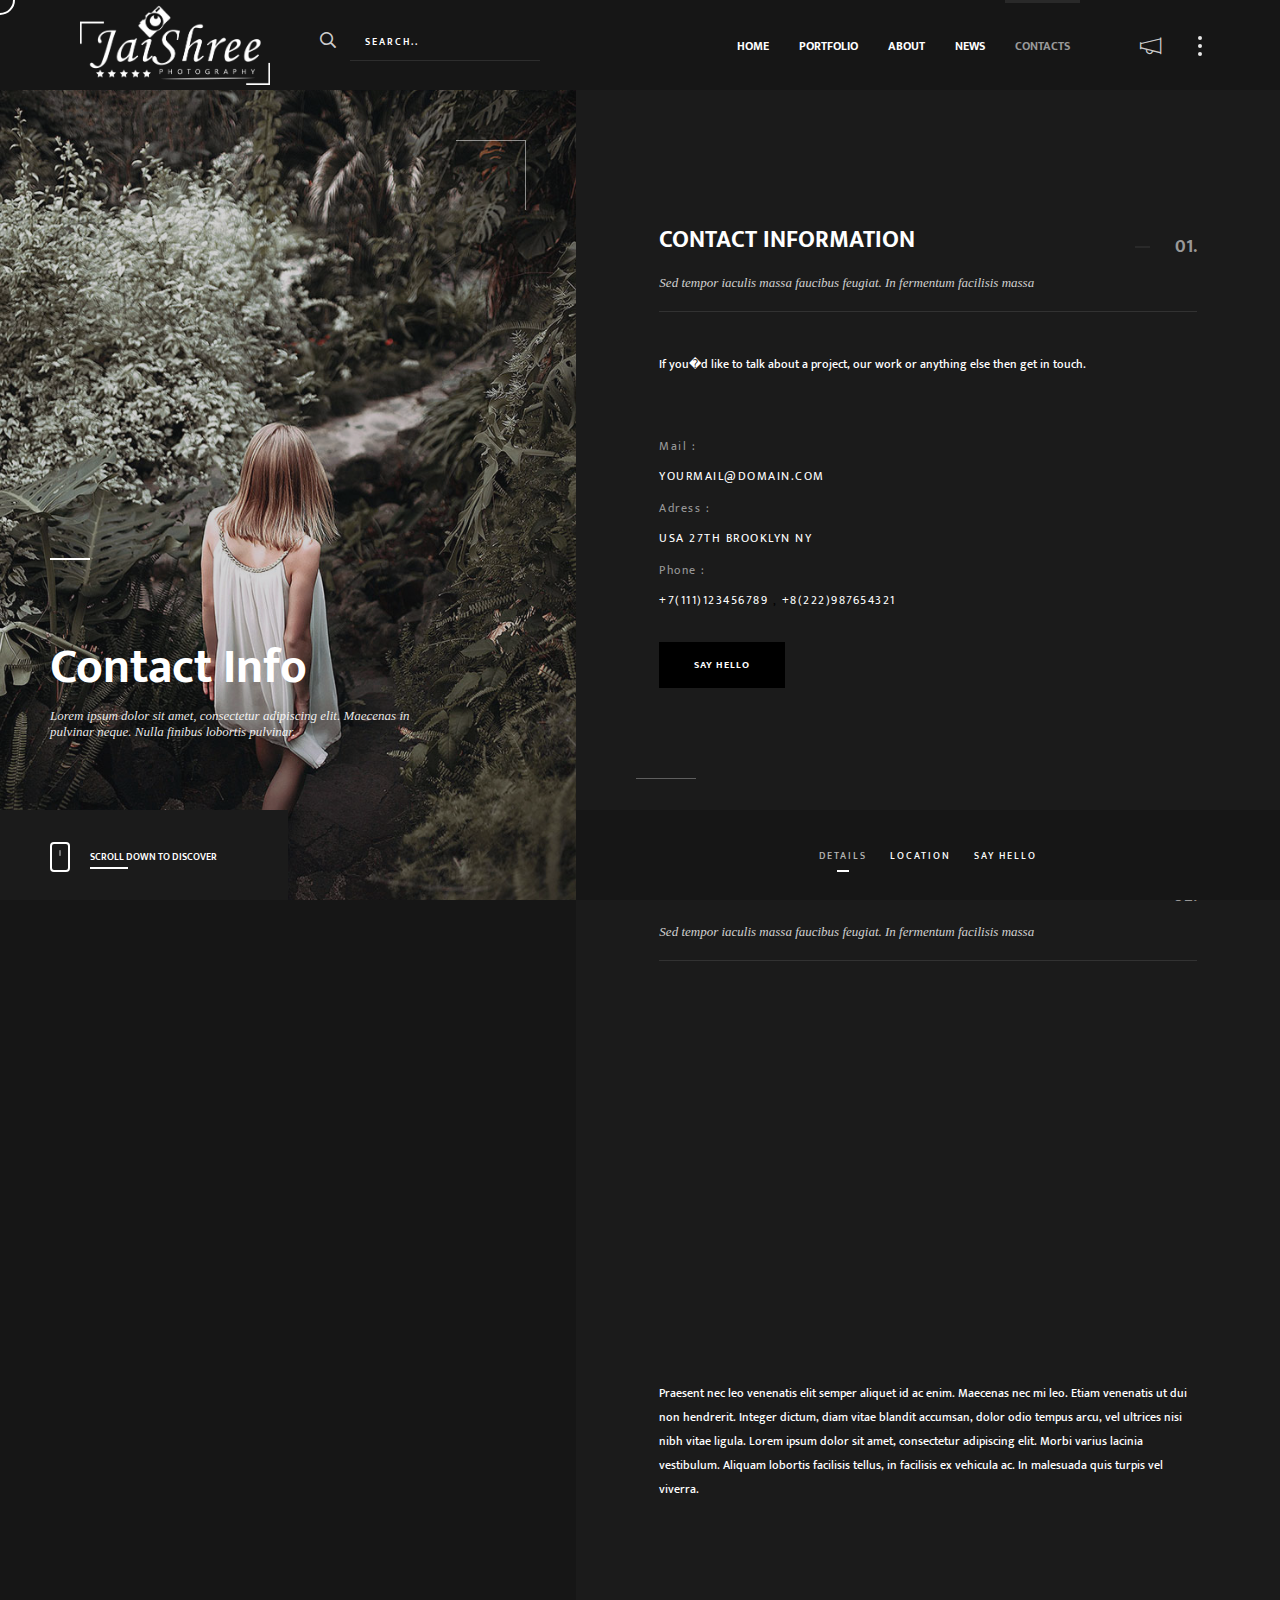
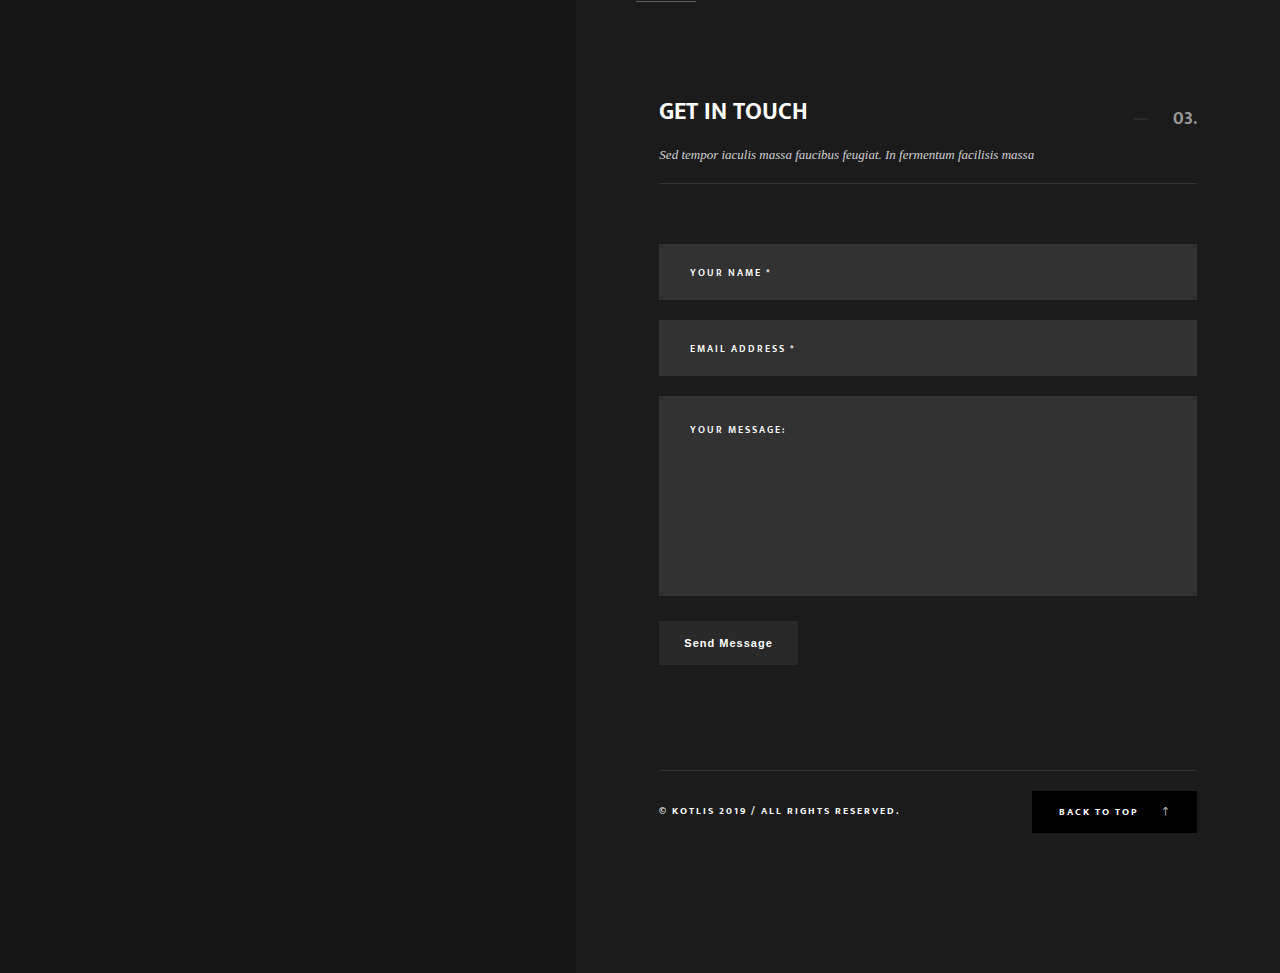
<file: contacts.html>
<!DOCTYPE HTML>
<html lang="en">
    
<!-- Mirrored from kotlis.kwst.net/dark/contacts.html by HTTrack Website Copier/3.x [XR&CO'2014], Sat, 12 Mar 2022 15:58:53 GMT -->
<head>
        <!--=============== basic  ===============-->
        <meta charset="UTF-8">
        <title>Jaishree Photography - Creative Photography </title>
        <meta name="viewport" content="width=device-width, initial-scale=1.0, minimum-scale=1.0, maximum-scale=1.0, user-scalable=no">
        <meta name="robots" content="index, follow"/>
        <meta name="keywords" content=""/>
        <meta name="description" content=""/>
        <!--=============== css  ===============-->
        <link type="text/css" rel="stylesheet" href="css/reset.css">
        <link type="text/css" rel="stylesheet" href="css/plugins.css">
        <link type="text/css" rel="stylesheet" href="css/style.css">
        <link type="text/css" rel="stylesheet" href="css/style-dark.css">
        <!--=============== favicons ===============-->
        <link rel="shortcut icon" href="images/favicon.ico">
    </head>
    <body>
        <!--loader-->
        <div class="loader-wrap">
            <div class="spinner">
                <div class="double-bounce1"></div>
                <div class="double-bounce2"></div>
            </div>
        </div>
        <!--loader end-->
        <!-- main start  -->
        <div id="main">
            <!-- header start  -->
            <header class="main-header">
                <!-- logo   -->
                <a href="index.html" class="logo-holder"><img src="images/logo.png" alt=""></a>
                <!-- logo end  -->
                <!-- search -->
                <div class="search-button"><i class="far fa-search"></i></div>
                <div class="search-input"><input name="se" id="se" type="text" class="search" placeholder="Search.." /></div>
                <!-- search end  -->
                <div class="sb-button"></div>
                <div class="share-btn showshare"><i class="fal fa-megaphone"></i><span>Share</span></div>
                <!-- mobile nav -->
                <div class="nav-button-wrap">
                    <div class="nav-button"><span></span><span></span><span></span></div>
                </div>
                <!-- mobile nav end-->
                <!--  navigation -->
                <div class="nav-holder main-menu">
                    <nav>
                        <ul>
                            <li>
                                <a href="#">Home </a>
                                <!--second level -->
                                <ul>
                                    <li><a href="index.html">Carousel</a></li>
                                    <li><a href="index2.html">Slider Details</a></li>
                                    <li><a href="index3.html">Multi Slideshow</a></li>
                                    <li><a href="index4.html">Slideshow</a></li>
                                    <li><a href="index5.html">Image</a></li>
                                    <li><a href="index6.html">Slider Classic</a></li>
                                    <li><a href="index7.html">Video</a></li>
                                </ul>
                                <!--second level end-->
                            </li>
                            <li>
                                <a href="#">Portfolio </a>
                                <!--second level -->
                                <ul>
                                    <li><a href="portfolio.html">Horizontal 2 Columns</a></li>
                                    <li><a href="portfolio2.html">Horizontal 3 Columns</a></li>
                                    <li><a href="portfolio3.html">Horizontal 1 Columns</a></li>
                                    <li><a href="portfolio4.html">Masonry</a></li>
                                    <li><a href="portfolio5.html">Masonry 2</a></li>
                                    <li><a href="portfolio6.html">Column Grid</a></li>
                                    <li>
                                        <a href="#">Single </a>
                                        <!--third  level -->
                                        <ul>
                                            <li><a href="portfolio-single.html">Carousel</a></li>
                                            <li><a href="portfolio-single2.html">Fullscreen Slider </a></li>
                                            <li><a href="portfolio-single3.html">Column Grid</a></li>
                                            <li><a href="portfolio-single4.html">Column Fullwidth</a></li>
                                        </ul>
                                        <!--third level end-->
                                    </li>
                                </ul>
                                <!--second level end-->
                            </li>
                            <li>
                                <a href="about.html">About</a>
                            </li>
                            <li>
                                <a href="blog.html">News</a>
                            </li>
                            <li>
                                <a href="contacts.html" class="act-link">Contacts</a>
                            </li>
                        </ul>
                    </nav>
                </div>
                <!-- navigation  end -->
            </header>
            <!-- header end -->
            <!-- wrapper  -->
            <div id="wrapper">
                <!-- content -->
                <div class="content">
                    <!-- column-image  -->
                    <div class="column-image">
                        <div class="bg"  data-bg="images/bg/2.jpg"></div>
                        <div class="overlay"></div>
                        <div class="column-title">
                            <h2>Contact Info</h2>
                            <h3>Lorem ipsum dolor sit amet, consectetur adipiscing elit. Maecenas in pulvinar neque. Nulla finibus lobortis pulvinar.</h3>
                        </div>
                        <div class="column-notifer">
                            <div class="scroll-down-wrap transparent_sdw">
                                <div class="mousey">
                                    <div class="scroller"></div>
                                </div>
                                <span>Scroll down  to Discover</span>
                            </div>
                        </div>
                        <div class="fixed-column-dec"></div>
                    </div>
                    <!-- column-image end  -->
                    <!-- column-wrapper -->
                    <div class="column-wrapper ">
						<!--scroll-nav-wrap -->
                        <div class="scroll-nav-wrap">
                            <nav class="scroll-nav scroll-init">
                                <ul>
                                    <li><a class="act-scrlink" href="#sec1">Details</a></li>
                                    <li><a href="#sec2">Location</a></li>
                                    <li><a href="#sec3">Say Hello</a></li>
                                </ul>
                            </nav>
                        </div>
						<!--scroll-nav-wrap end-->
                        <!--section  -->
                        <section id="sec1">
                            <div class="container small-container">
                                <div class="section-title fl-wrap">
                                    <h3>Contact Information</h3>
                                    <h4>Sed tempor iaculis massa faucibus feugiat. In fermentum facilisis massa</h4>
                                    <div class="section-number">01.</div>
                                </div>
                                <div class="column-wrapper_item fl-wrap">
                                    <div class="column-wrapper_text fl-wrap">
                                        <p>If you�d like to talk about a project, our work or anything else then get in touch.</p>
                                        <div class="contact-details fl-wrap">
                                            <ul>
                                                <li><span>Mail :</span><a href="#" target="_blank">yourmail@domain.com</a></li>
                                                <li><span>Adress :</span><a href="#" target="_blank">USA 27TH Brooklyn NY</a></li>
                                                <li><span>Phone :</span><a href="#">+7(111)123456789</a> , <a href="#">+8(222)987654321</a></li>
                                            </ul>
                                        </div>
                                        <a href="#sec3" class="custom-scroll-link btn fl-btn">Say Hello</a>
                                    </div>
                                </div>
                            </div>
                        </section>
                        <!--section end  -->
                        <div class="sec-dec"></div>
                        <!--section   -->
                        <section id="sec2">
                            <div class="container small-container">
                                <div class="section-title fl-wrap">
                                    <h3>Studio Location</h3>
                                    <h4>Sed tempor iaculis massa faucibus feugiat. In fermentum facilisis massa</h4>
                                    <div class="section-number">02.</div>
                                </div>
                                <div class="column-wrapper_item fl-wrap">
                                    <div class="column-wrapper_text fl-wrap">
                                        <div class="map-container">
                                            <div id="singleMap" data-latitude="40.7427837" data-longitude="-73.11445617675781"></div>
                                        </div>
                                        <p>Praesent nec leo venenatis elit semper aliquet id ac enim. Maecenas nec mi leo. Etiam venenatis ut dui non hendrerit. Integer dictum, diam vitae blandit accumsan, dolor odio tempus arcu, vel ultrices nisi nibh vitae ligula. Lorem ipsum dolor sit amet, consectetur adipiscing elit. Morbi varius lacinia vestibulum. Aliquam lobortis facilisis tellus, in facilisis ex vehicula ac. In malesuada quis turpis vel viverra.</p>
                                    </div>
                                </div>
                            </div>
                        </section>
                        <!--section end  -->
                        <div class="sec-dec"></div>
                        <!--section -->
                        <section id="sec3">
                            <div class="container small-container">
                                <div class="section-title fl-wrap">
                                    <h3>Get In Touch</h3>
                                    <h4>Sed tempor iaculis massa faucibus feugiat. In fermentum facilisis massa</h4>
                                    <div class="section-number">03.</div>
                                </div>
                                <div class="column-wrapper_item fl-wrap">
                                    <div class="column-wrapper_text fl-wrap">
                                        <div id="contact-form" class="fl-wrap">
                                            <div id="message"></div>
                                            <form  class="custom-form" action="http://kotlis.kwst.net/dark/php/contact.php" name="contactform" id="contactform">
                                                <fieldset>
                                                    <input type="text" name="name" id="name" placeholder="Your Name *" value=""/>
                                                    <input type="text"  name="email" id="email" placeholder="Email Address *" value=""/>
                                                    <textarea name="comments"  id="comments" cols="40" rows="3" placeholder="Your Message:"></textarea>
                                                    <button class="btn float-btn flat-btn color-bg" id="submit">Send Message </button>
                                                </fieldset>
                                            </form>
                                        </div>
                                    </div>
                                </div>
                            </div>
                        </section>
                        <!--section end  -->
                        <!--footer -->
                        <footer class="min-footer fl-wrap content-animvisible">
                            <div class="container small-container">
                                <div class="footer-inner fl-wrap">
                                    <!-- policy-box-->
                                    <div class="policy-box">
                                        <span>&#169; Kotlis 2019  /  All rights reserved. </span>
                                    </div>
                                    <!-- policy-box end-->
                                    <a href="#" class="to-top-btn to-top">Back to top <i class="fal fa-long-arrow-up"></i></a>
                                </div>
                            </div>
                        </footer>
                        <!--footer end  -->
                    </div>
                    <!-- column-wrapper -->
                </div>
                <!--content end-->
                <!--share-wrapper-->
                <div class="share-wrapper">
                    <div class="share-container fl-wrap  isShare"></div>
                </div>
                <!--share-wrapper end-->
            </div>
            <!-- wrapper end -->
            <!-- sidebar -->
            <div class="sb-overlay"></div>
            <div class="hiiden-sidebar-wrap outsb">
                <!-- sb-widget-wrap-->
                <div class="sb-widget-wrap fl-wrap">
                    <h3>SUBSCRIBE TO OUR NEWSLETTER</h3>
                    <div class="sb-widget  fl-wrap">
                        <p>Lorem ipsum dosectetur adipisicing elit, sed do.Lorem ipsum dolor sit amet,  </p>
                        <div class="subcribe-form fl-wrap">
                            <form id="subscribe">
                                <input class="enteremail" name="email" id="subscribe-email" placeholder="Your Email" spellcheck="false" type="text">
                                <button type="submit" id="subscribe-button" class="subscribe-button">Submit</button>
                                <label for="subscribe-email" class="subscribe-message"></label>
                            </form>
                        </div>
                    </div>
                </div>
                <!-- sb-widget-wrap end-->
                <!-- sb-widget-wrap-->
                <div class="sb-widget-wrap fl-wrap">
                    <h3>We're Are Social</h3>
                    <div class="sb-widget    fl-wrap">
                        <div class="sidebar-social fl-wrap">
                            <ul>
                                <li><a href="#" target="_blank"><i class="fab fa-facebook-f"></i></a></li>
                                <li><a href="#" target="_blank"><i class="fab fa-instagram"></i></a></li>
                                <li><a href="#" target="_blank"><i class="fab fa-twitter"></i></a></li>
                                <li><a href="#" target="_blank"><i class="fab fa-vk"></i></a></li>
                            </ul>
                        </div>
                    </div>
                </div>
                <!-- sb-widget-wrap end-->
                <!-- sb-widget-wrap-->
                <div class="sb-widget-wrap fl-wrap">
                    <h3>Our Last Twitts</h3>
                    <div class="sb-widget  fl-wrap">
                        <div id="footer-twiit"></div>
                        <a href="#" target="_blank" class="twitt_btn fl-wrap">Follow Us</a>
                    </div>
                </div>
                <!-- sb-widget-wrap end-->
            </div>
            <!-- sidebar end -->
            <!-- cursor-->
            <div class="element">
                <div class="element-item"></div>
            </div>
            <!-- cursor end-->
        </div>
        <!-- Main end -->
        <!--=============== scripts  ===============-->
        <script type="text/javascript" src="http://maps.google.com/maps/api/js?key=AIzaSyDwJSRi0zFjDemECmFl9JtRj1FY7TiTRRo"></script>
        <script type="text/javascript" src="js/jquery.min.js"></script>
        <script type="text/javascript" src="js/plugins.js"></script>
        <script type="text/javascript" src="js/scripts.js"></script>
        <script type="text/javascript" src="js/map.js"></script>
    </body>

<!-- Mirrored from kotlis.kwst.net/dark/contacts.html by HTTrack Website Copier/3.x [XR&CO'2014], Sat, 12 Mar 2022 15:58:55 GMT -->
</html>
</file>
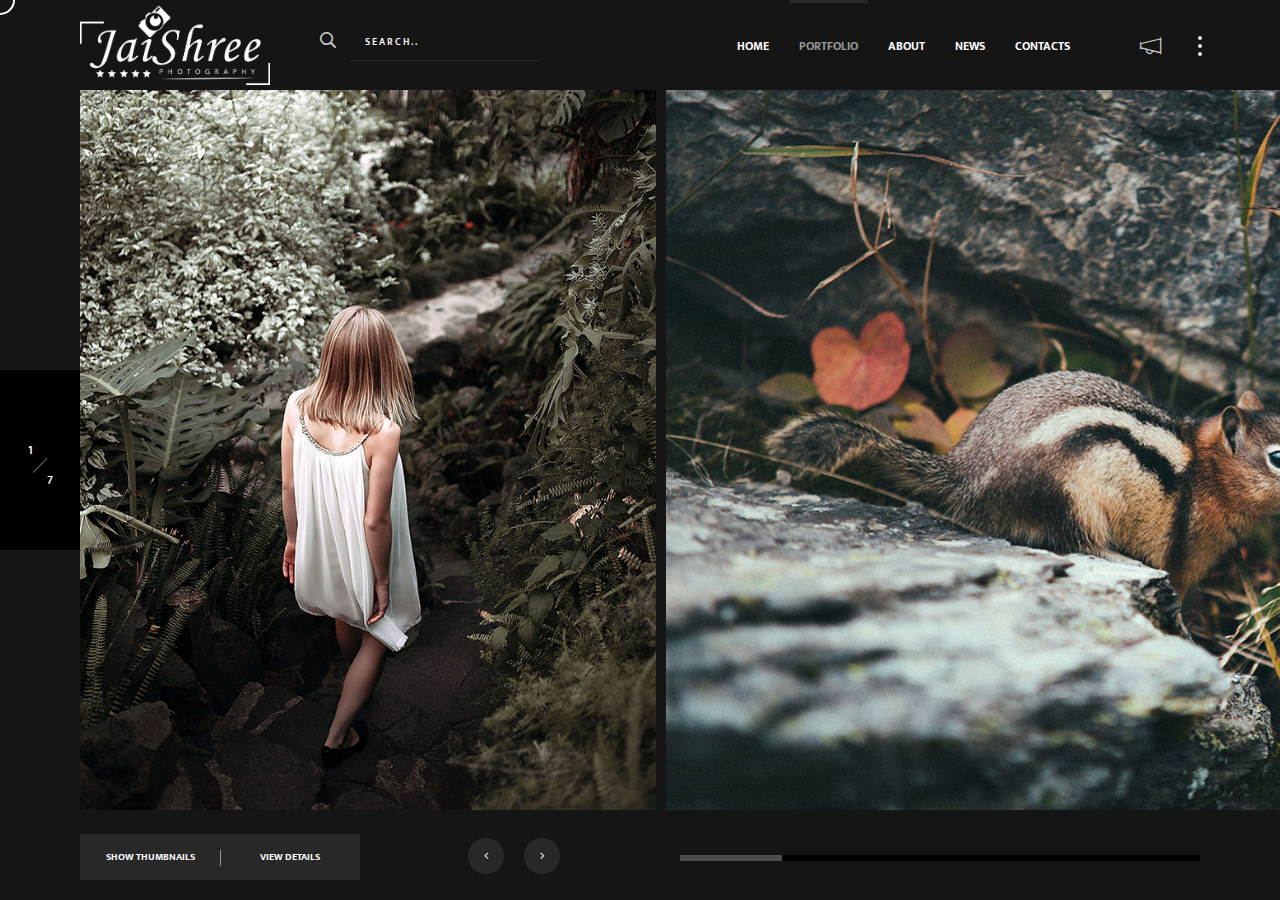
<file: portfolio-single.html>
<!DOCTYPE HTML>
<html lang="en">
    
<!-- Mirrored from kotlis.kwst.net/dark/portfolio-single.html by HTTrack Website Copier/3.x [XR&CO'2014], Sat, 12 Mar 2022 15:58:21 GMT -->
<head>
        <!--=============== basic  ===============-->
        <meta charset="UTF-8">
        <title>Jaishree Photography - Creative Photography </title>
        <meta name="viewport" content="width=device-width, initial-scale=1.0, minimum-scale=1.0, maximum-scale=1.0, user-scalable=no">
        <meta name="robots" content="index, follow"/>
        <meta name="keywords" content=""/>
        <meta name="description" content=""/>
        <!--=============== css  ===============-->	
        <link type="text/css" rel="stylesheet" href="css/reset.css">
        <link type="text/css" rel="stylesheet" href="css/plugins.css">
        <link type="text/css" rel="stylesheet" href="css/style.css">
        <link type="text/css" rel="stylesheet" href="css/style-dark.css">
        <!--=============== favicons ===============-->
        <link rel="shortcut icon" href="images/favicon.ico">
    </head>
    <body>
        <!--loader-->
        <div class="loader-wrap">
            <div class="spinner">
                <div class="double-bounce1"></div>
                <div class="double-bounce2"></div>
            </div>
        </div>
        <!--loader end-->
        <!-- main start  -->
        <div id="main">
            <!-- header start  -->
            <header class="main-header">
                <!-- logo   -->
                <a href="index.html" class="logo-holder"><img src="images/logo.png" alt=""></a>  
                <!-- logo end  -->		
                <!-- search -->				
                <div class="search-button"><i class="far fa-search"></i></div>
                <div class="search-input"><input name="se" id="se" type="text" class="search" placeholder="Search.." /></div>
                <!-- search end  -->
                <div class="sb-button"></div>
                <div class="share-btn showshare"><i class="fal fa-megaphone"></i><span>Share</span></div>
                <!-- mobile nav -->
                <div class="nav-button-wrap">
                    <div class="nav-button"><span></span><span></span><span></span></div>
                </div>
                <!-- mobile nav end-->				
                <!--  navigation -->
                <div class="nav-holder main-menu">
                    <nav>
                        <ul>
                            <li>
                                <a href="#">Home </a>
                                <!--second level -->
                                <ul>
                                    <li><a href="index.html">Carousel</a></li>
                                    <li><a href="index2.html">Slider Details</a></li>
                                    <li><a href="index3.html">Multi Slideshow</a></li>
                                    <li><a href="index4.html">Slideshow</a></li>
                                    <li><a href="index5.html">Image</a></li>
                                    <li><a href="index6.html">Slider Classic</a></li>
                                    <li><a href="index7.html">Video</a></li>
                                </ul>
                                <!--second level end-->
                            </li>
                            <li>
                                <a href="#" class="act-link">Portfolio </a>
                                <!--second level -->
                                <ul>
                                    <li><a href="portfolio.html">Horizontal 2 Columns</a></li>
                                    <li><a href="portfolio2.html">Horizontal 3 Columns</a></li>
                                    <li><a href="portfolio3.html">Horizontal 1 Columns</a></li>
                                    <li><a href="portfolio4.html">Masonry</a></li>
                                    <li><a href="portfolio5.html">Masonry 2</a></li>
                                    <li><a href="portfolio6.html">Column Grid</a></li>
                                    <li>
                                        <a href="#">Single </a>
                                        <!--third  level -->
                                        <ul>
                                            <li><a href="portfolio-single.html">Carousel</a></li>
                                            <li><a href="portfolio-single2.html">Fullscreen Slider </a></li>
                                            <li><a href="portfolio-single3.html">Column Grid</a></li>
                                            <li><a href="portfolio-single4.html">Column Fullwidth</a></li>
                                        </ul>
                                        <!--third level end-->
                                    </li>
                                </ul>
                                <!--second level end-->
                            </li>
                            <li>
                                <a href="about.html">About</a>
                            </li>
                            <li>
                                <a href="blog.html">News</a>
                            </li>
                            <li>
                                <a href="contacts.html">Contacts</a>
                            </li>
                        </ul>
                    </nav>
                </div>
                <!-- navigation  end -->               
            </header>
            <!-- header end -->
            <!-- wrapper  -->	
            <div id="wrapper">
                <div class="content full-height  hidden-item no-mob-hidden">
                    <!-- fw-carousel-wrap -->
                    <div class="fw-carousel-wrap fsc-holder">
                        <!-- fw-carousel  -->
                        <div class="fw-carousel  fs-gallery-wrap fl-wrap full-height lightgallery thumb-contr" data-mousecontrol="true">
                            <div class="swiper-container">
                                <div class="swiper-wrapper">
                                    <!-- swiper-slide-->  
                                    <div class="swiper-slide hov_zoom">
                                        <img  src="images/folio/15.jpg"   alt="">
                                        <a href="images/folio/15.jpg" class="box-media-zoom   popup-image"><i class="fal fa-search"></i></a>
                                    </div>
                                    <!-- swiper-slide end-->  
                                    <!-- swiper-slide-->  
                                    <div class="swiper-slide hov_zoom">
                                        <img  src="images/folio/2.jpg"   alt="">
                                        <a href="images/folio/2.jpg" class="box-media-zoom   popup-image"><i class="fal fa-search"></i></a>
                                    </div>
                                    <!-- swiper-slide end-->                                      
                                    <!-- swiper-slide-->  
                                    <div class="swiper-slide hov_zoom">
                                        <img  src="images/folio/17.jpg"   alt="">
                                        <a href="images/folio/17.jpg" class="box-media-zoom   popup-image"><i class="fal fa-search"></i></a>
                                    </div>
                                    <!-- swiper-slide end--> 
                                    <!-- swiper-slide-->  
                                    <div class="swiper-slide hov_zoom">
                                        <img  src="images/folio/4.jpg"   alt="">
                                        <a href="images/folio/4.jpg" class="box-media-zoom   popup-image"><i class="fal fa-search"></i></a>
                                    </div>
                                    <!-- swiper-slide end--> 
                                    <!-- swiper-slide-->  
                                    <div class="swiper-slide hov_zoom">
                                        <img  src="images/folio/5.jpg"   alt="">
                                        <a href="images/folio/5.jpg" class="box-media-zoom   popup-image"><i class="fal fa-search"></i></a>
                                    </div>
                                    <!-- swiper-slide end--> 
                                    <!-- swiper-slide-->  
                                    <div class="swiper-slide hov_zoom">
                                        <img  src="images/folio/9.jpg"   alt="">
                                        <a href="images/folio/9.jpg" class="box-media-zoom   popup-image"><i class="fal fa-search"></i></a>
                                    </div>
                                    <!-- swiper-slide end--> 
                                    <!-- swiper-slide-->  
                                    <div class="swiper-slide swiper-link-wrap hov_zoom">
                                        <img  src="images/folio/19.jpg"   alt="">
                                        <a href="images/folio/19.jpg" class="box-media-zoom   popup-image"><i class="fal fa-search"></i></a>
                                        <a href="portfolio-single.html" class="swiper-link"><span>Next Album Title</span></a>                                     
                                    </div>
                                    <!-- swiper-slide end-->   
                                </div>
                            </div>
                        </div>
                        <!-- fw-carousel end -->
                    </div>
                    <!--slider-counter-->	
                    <div class="slider-counter_wrap">
                        <div class="fw-carousel-counter"></div>
                    </div>
                    <!--slider-counter end-->	
                    <!--bottom-panel-->	
                    <div class="bottom-panel single-carousel-control">
                        <div class="bottom-panel-column bottom-panel-column_left fix-size">
                            <div class="single-carousel-control_list">
                                <ul>
                                    <li class="show_thumbnails unvisthum">Show Thumbnails</li>
                                    <li class="decl shibtn unvisthum2">View Details</li>
                                </ul>
                            </div>
                            <div class="fs-controls_wrap">
                                <div class="fw_cb fw-carousel-button-prev"><i class="fal fa-angle-left"></i></div>
                                <div class="fw_cb fw-carousel-button-next"><i class="fal fa-angle-right"></i></div>
                            </div>
                        </div>
                        <div class="bottom-panel-column bottom-panel-column_right fix-size">
                            <div class="half-scrollbar">
                                <div class="hs_init"></div>
                            </div>
                        </div>
                    </div>
                    <!--bottom-panel end-->	
                </div>
                <!--content end-->	
                <!-- project details -->
                <div class="det-overlay act-closedet"></div>
                <div class="fix-pr-det hid-det hid-det-anim">
                    <div class="act-closedet closedet_style det-anim"><i class="fal fa-long-arrow-left"></i></div>
                    <div class="pr-det-container initscroll">
                        <div class="fl-wrap det-anim">
                            <h2>Welcome To New York</h2>
                            <span class="separator sep-b"></span>
                            <div class="clearfix"></div>
                            <p>Nulla scelerisque, enim id elementum suscipit, magna odio fermentum arcu, nec dictum nibh nibh et magna. </p>
                            <p>Praesent nec leo venenatis elit semper aliquet id ac enim. Maecenas nec mi leo. Etiam venenatis ut dui non hendrerit. Integer dictum, diam vitae blandit accumsan, dolor odio tempus arcu, vel ultrices nisi nibh vitae ligula.</p>
                            <p>Nulla scelerisque, enim id elementum suscipit, magna odio fermentum arcu, nec dictum nibh nibh et magna. </p>
                        </div>
                        <div class="caption-wrap fl-wrap det-anim">
                            <ul>
                                <li>
                                    <span>Location</span>
                                    <a href="#">NY , USA</a>
                                </li>
                                <li>
                                    <span>Category</span>
                                    <a href="#">Travel</a>
                                </li>
                                <li>
                                    <span>Model</span>
                                    <a href="#">Austin Onishe</a>
                                </li>
                                <li>
                                    <span>Camera</span>
                                    <a href="#">Canon 6d</a>
                                </li>
                            </ul>
                        </div>
                        <a href="#" class="btn fl-btn det-anim" target="_blank">View Project</a>
                        <div class="content-nav det-anim">
                            <ul>
                                <li><a href="portfolio-single.html" class="ajax ln"><i class="fal fa-angle-left"></i><span class="tooltip">Prev - Project Title</span></a></li>
                                <li><a href="portfolio-single2.html" class="ajax rn"><i class="fal fa-angle-right"></i><span class="tooltip">Next - Project Title</span></a></li>
                            </ul>
                        </div>
                    </div>
                </div>
                <!-- project details  end-->
                <!--thumbnail-container-->	
                <div class="thumbnail-container">
                    <div class="thumbnail-wrap fl-wrap">
                    </div>
                </div>
                <!--thumbnail-container end-->	
                <!--share-wrapper-->
                <div class="share-wrapper">
                    <div class="share-container fl-wrap  isShare"></div>
                </div>
                <!--share-wrapper end-->
            </div>
            <!-- wrapper end -->
            <!-- sidebar -->
            <div class="sb-overlay"></div>
            <div class="hiiden-sidebar-wrap outsb">
                <!-- sb-widget-wrap-->
                <div class="sb-widget-wrap fl-wrap">
                    <h3>SUBSCRIBE TO OUR NEWSLETTER</h3>
                    <div class="sb-widget  fl-wrap">
                        <p>Lorem ipsum dosectetur adipisicing elit, sed do.Lorem ipsum dolor sit amet,  </p>
                        <div class="subcribe-form fl-wrap">
                            <form id="subscribe">
                                <input class="enteremail" name="email" id="subscribe-email" placeholder="Your Email" spellcheck="false" type="text">
                                <button type="submit" id="subscribe-button" class="subscribe-button">Submit</button>
                                <label for="subscribe-email" class="subscribe-message"></label>
                            </form>
                        </div>
                    </div>
                </div>
                <!-- sb-widget-wrap end-->  
                <!-- sb-widget-wrap-->
                <div class="sb-widget-wrap fl-wrap">
                    <h3>We're Are Social</h3>
                    <div class="sb-widget    fl-wrap">
                        <div class="sidebar-social fl-wrap">
                            <ul>
                                <li><a href="#" target="_blank"><i class="fab fa-facebook-f"></i></a></li>
                                <li><a href="#" target="_blank"><i class="fab fa-instagram"></i></a></li>
                                <li><a href="#" target="_blank"><i class="fab fa-twitter"></i></a></li>
                                <li><a href="#" target="_blank"><i class="fab fa-vk"></i></a></li>
                            </ul>
                        </div>
                    </div>
                </div>
                <!-- sb-widget-wrap end-->                                   
                <!-- sb-widget-wrap-->
                <div class="sb-widget-wrap fl-wrap">
                    <h3>Our Last Twitts</h3>
                    <div class="sb-widget  fl-wrap">
                        <div id="footer-twiit"></div>
                        <a href="#" target="_blank" class="twitt_btn fl-wrap">Follow Us</a>
                    </div>
                </div>
                <!-- sb-widget-wrap end-->    
            </div>
            <!-- sidebar end -->
            <!-- cursor-->
            <div class="element">
                <div class="element-item"></div>
            </div>
            <!-- cursor end-->          
        </div>
        <!-- Main end -->
        <!--=============== scripts  ===============-->
        <script type="text/javascript" src="js/jquery.min.js"></script>
        <script type="text/javascript" src="js/plugins.js"></script>
        <script type="text/javascript" src="js/scripts.js"></script>
    </body>

<!-- Mirrored from kotlis.kwst.net/dark/portfolio-single.html by HTTrack Website Copier/3.x [XR&CO'2014], Sat, 12 Mar 2022 15:58:21 GMT -->
</html>
</file>
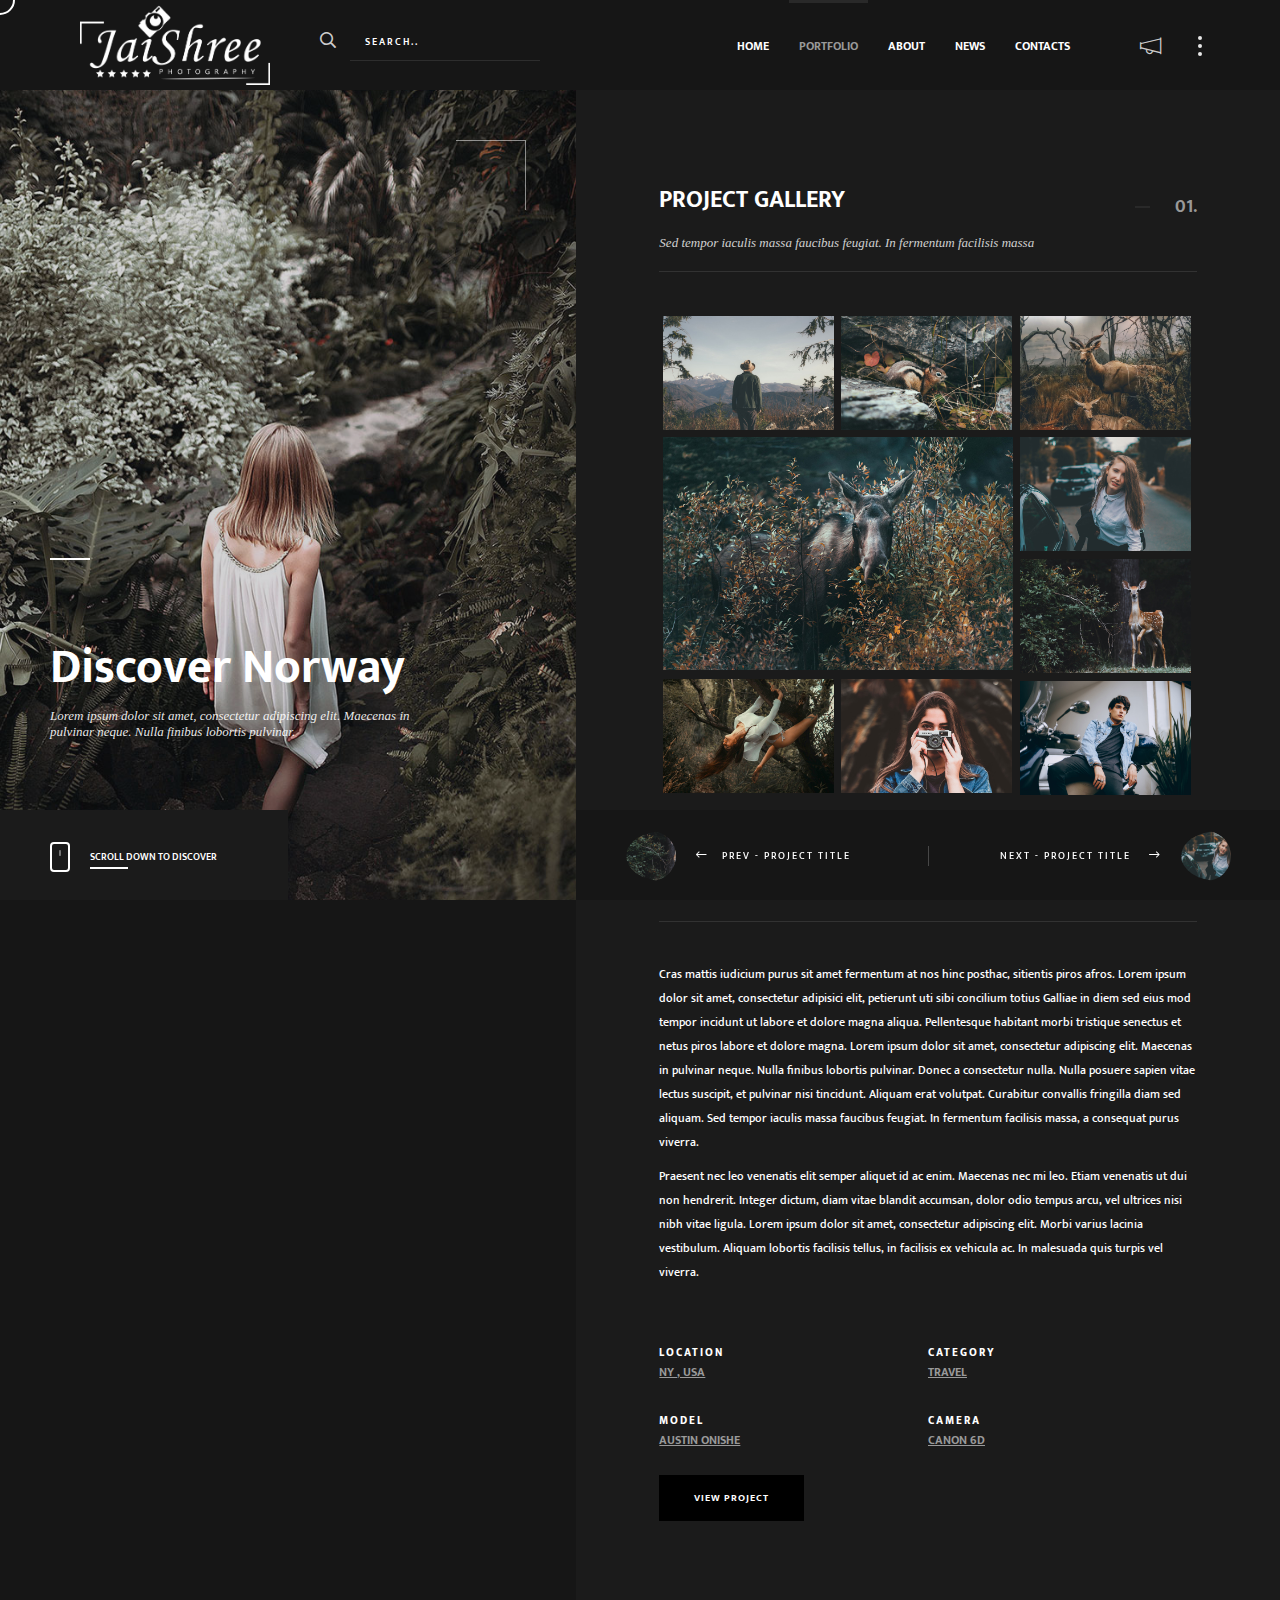
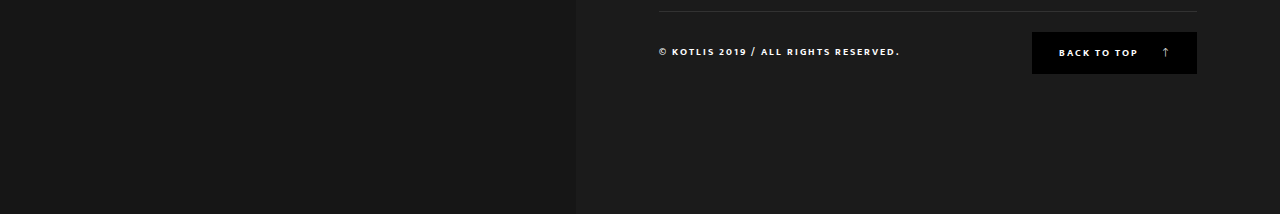
<file: portfolio-single3.html>
<!DOCTYPE HTML>
<html lang="en">
    
<!-- Mirrored from kotlis.kwst.net/dark/portfolio-single3.html by HTTrack Website Copier/3.x [XR&CO'2014], Sat, 12 Mar 2022 15:58:21 GMT -->
<head>
        <!--=============== basic  ===============-->
        <meta charset="UTF-8">
        <title>Jaishree Photography - Creative Photography </title>
        <meta name="viewport" content="width=device-width, initial-scale=1.0, minimum-scale=1.0, maximum-scale=1.0, user-scalable=no">
        <meta name="robots" content="index, follow"/>
        <meta name="keywords" content=""/>
        <meta name="description" content=""/>
        <!--=============== css  ===============-->	
        <link type="text/css" rel="stylesheet" href="css/reset.css">
        <link type="text/css" rel="stylesheet" href="css/plugins.css">
        <link type="text/css" rel="stylesheet" href="css/style.css">
        <link type="text/css" rel="stylesheet" href="css/style-dark.css">
        <!--=============== favicons ===============-->
        <link rel="shortcut icon" href="images/favicon.ico">
    </head>
    <body>
        <!--loader-->
        <div class="loader-wrap">
            <div class="spinner">
                <div class="double-bounce1"></div>
                <div class="double-bounce2"></div>
            </div>
        </div>
        <!--loader end-->
        <!-- main start  -->
        <div id="main">
            <!-- header start  -->
            <header class="main-header">
                <!-- logo   -->
                <a href="index.html" class="logo-holder"><img src="images/logo.png" alt=""></a>  
                <!-- logo end  -->		
                <!-- search -->				
                <div class="search-button"><i class="far fa-search"></i></div>
                <div class="search-input"><input name="se" id="se" type="text" class="search" placeholder="Search.." /></div>
                <!-- search end  -->
                <div class="sb-button"></div>
                <div class="share-btn showshare"><i class="fal fa-megaphone"></i><span>Share</span></div>
                <!-- mobile nav -->
                <div class="nav-button-wrap">
                    <div class="nav-button"><span></span><span></span><span></span></div>
                </div>
                <!-- mobile nav end-->				
                <!--  navigation -->
                <div class="nav-holder main-menu">
                    <nav>
                        <ul>
                            <li>
                                <a href="#">Home </a>
                                <!--second level -->
                                <ul>
                                    <li><a href="index.html">Carousel</a></li>
                                    <li><a href="index2.html">Slider Details</a></li>
                                    <li><a href="index3.html">Multi Slideshow</a></li>
                                    <li><a href="index4.html">Slideshow</a></li>
                                    <li><a href="index5.html">Image</a></li>
                                    <li><a href="index6.html">Slider Classic</a></li>
                                    <li><a href="index7.html">Video</a></li>
                                </ul>
                                <!--second level end-->
                            </li>
                            <li>
                                <a href="#" class="act-link">Portfolio </a>
                                <!--second level -->
                                <ul>
                                    <li><a href="portfolio.html">Horizontal 2 Columns</a></li>
                                    <li><a href="portfolio2.html">Horizontal 3 Columns</a></li>
                                    <li><a href="portfolio3.html">Horizontal 1 Columns</a></li>
                                    <li><a href="portfolio4.html">Masonry</a></li>
                                    <li><a href="portfolio5.html">Masonry 2</a></li>
                                    <li><a href="portfolio6.html">Column Grid</a></li>
                                    <li>
                                        <a href="#">Single </a>
                                        <!--third  level -->
                                        <ul>
                                            <li><a href="portfolio-single.html">Carousel</a></li>
                                            <li><a href="portfolio-single2.html">Fullscreen Slider </a></li>
                                            <li><a href="portfolio-single3.html">Column Grid</a></li>
                                            <li><a href="portfolio-single4.html">Column Fullwidth</a></li>
                                        </ul>
                                        <!--third level end-->
                                    </li>
                                </ul>
                                <!--second level end-->
                            </li>
                            <li>
                                <a href="about.html">About</a>
                            </li>
                            <li>
                                <a href="blog.html">News</a>
                            </li>
                            <li>
                                <a href="contacts.html">Contacts</a>
                            </li>
                        </ul>
                    </nav>
                </div>
                <!-- navigation  end -->               
            </header>
            <!-- header end -->
            <!-- wrapper  -->	
            <div id="wrapper">
                <!-- content -->	
                <div class="content">
                    <!-- column-image  -->	
                    <div class="column-image">
                        <div class="bg"  data-bg="images/bg/2.jpg"></div>
                        <div class="overlay"></div>
                        <div class="column-title">
                            <h2>Discover Norway</h2>
                            <h3>Lorem ipsum dolor sit amet, consectetur adipiscing elit. Maecenas in pulvinar neque. Nulla finibus lobortis pulvinar.</h3>
                        </div>
                        <div class="column-notifer">
                            <div class="scroll-down-wrap transparent_sdw">
                                <div class="mousey">
                                    <div class="scroller"></div>
                                </div>
                                <span>Scroll down  to Discover</span>
                            </div>
                        </div>
                        <div class="fixed-column-dec"></div>
                    </div>
                    <!-- column-image end  -->	
                    <!-- column-wrapper -->	
                    <div class="column-wrapper single-content-section">
                        <div class="fixed-bottom-content">
                            <!-- pagination   -->
                            <div class="content-nav-fixed">
                                <ul>
                                    <li>
                                        <a href="blog-single.html" class="ln"><i class="fal fa-long-arrow-left"></i><span>Prev <strong>- Project Title</strong></span></a>
                                        <div class="content-nav_mediatooltip cnmd_leftside"><img  src="images/folio/6.jpg"   alt=""></div>
                                    </li>
                                    <li>
                                        <a href="blog-single.html" class="rn"><span >Next <strong>- Project Title</strong></span> <i class="fal fa-long-arrow-right"></i></a>
                                        <div class="content-nav_mediatooltip cnmd_rightside"><img  src="images/folio/5.jpg"   alt=""></div>
                                    </li>
                                </ul>
                            </div>
                        </div>
                        <section id="sec1">
                            <div class="container small-container">
                                <!-- post -->
                                <div class="post fl-wrap fw-post single-post ">
                                    <div class="section-title fl-wrap">
                                        <h3>Project Gallery</h3>
                                        <h4>Sed tempor iaculis massa faucibus feugiat. In fermentum facilisis massa</h4>
                                        <div class="section-number">01.</div>
                                    </div>
                                    <div class="pr-det-container  ">
                                        <div class="fl-wrap">
                                            <!-- blog media -->
                                            <div class="blog-media fl-wrap">
                                                <!-- portfolio start -->
                                                <div class="gallery-items min-pad   three-column fl-wrap lightgallery">
                                                    <!-- gallery-item-->
                                                    <div class="gallery-item nature">
                                                        <div class="grid-item-holder hov_zoom">
                                                            <img  src="images/folio/21.jpg"    alt="">
                                                            <a href="images/folio/21.jpg" class="box-media-zoom   popup-image"><i class="fal fa-search"></i></a>                                    
                                                        </div>
                                                    </div>
                                                    <!-- gallery-item end-->
                                                    <!-- gallery-item-->
                                                    <div class="gallery-item couples">
                                                        <div class="grid-item-holder hov_zoom">
                                                            <img  src="images/folio/2.jpg"    alt="">
                                                            <a href="images/folio/2.jpg" class="box-media-zoom   popup-image"><i class="fal fa-search"></i></a>                                    
                                                        </div>
                                                    </div>
                                                    <!-- gallery-item end-->
                                                    <!-- gallery-item-->
                                                    <div class="gallery-item models gallery-item-second">
                                                        <div class="grid-item-holder hov_zoom">
                                                            <img  src="images/folio/13.jpg"    alt="">
                                                            <a href="images/folio/13.jpg" class="box-media-zoom   popup-image"><i class="fal fa-search"></i></a>                                    
                                                        </div>
                                                    </div>
                                                    <!-- gallery-item end-->                           
                                                    <!-- gallery-item-->
                                                    <div class="gallery-item nature">
                                                        <div class="grid-item-holder hov_zoom">
                                                            <img  src="images/folio/4.jpg"    alt="">
                                                            <a href="images/folio/4.jpg" class="box-media-zoom   popup-image"><i class="fal fa-search"></i></a>                                    
                                                        </div>
                                                    </div>
                                                    <!-- gallery-item end-->                            
                                                    <!-- gallery-item-->
                                                    <div class="gallery-item couples">
                                                        <div class="grid-item-holder hov_zoom">
                                                            <img  src="images/folio/5.jpg"    alt="">
                                                            <a href="images/folio/5.jpg" class="box-media-zoom   popup-image"><i class="fal fa-search"></i></a>                                    
                                                        </div>
                                                    </div>
                                                    <!-- gallery-item end-->    
                                                    <!-- gallery-item-->
                                                    <div class="gallery-item models">
                                                        <div class="grid-item-holder hov_zoom">
                                                            <img  src="images/folio/6.jpg"    alt="">
                                                            <a href="images/folio/6.jpg" class="box-media-zoom   popup-image"><i class="fal fa-search"></i></a>                                    
                                                        </div>
                                                    </div>
                                                    <!-- gallery-item end-->
                                                    <!-- gallery-item-->
                                                    <div class="gallery-item nature">
                                                        <div class="grid-item-holder hov_zoom">
                                                            <img  src="images/folio/10.jpg"    alt="">
                                                            <a href="images/folio/10.jpg" class="box-media-zoom   popup-image"><i class="fal fa-search"></i></a>                                    
                                                        </div>
                                                    </div>
                                                    <!-- gallery-item end-->                            
                                                    <!-- gallery-item-->
                                                    <div class="gallery-item couples">
                                                        <div class="grid-item-holder hov_zoom">
                                                            <img  src="images/folio/18.jpg"    alt="">
                                                            <a href="images/folio/18.jpg" class="box-media-zoom   popup-image"><i class="fal fa-search"></i></a>                                    
                                                        </div>
                                                    </div>
                                                    <!-- gallery-item end-->    
                                                    <!-- gallery-item-->
                                                    <div class="gallery-item models">
                                                        <div class="grid-item-holder hov_zoom">
                                                            <img  src="images/folio/23.jpg"    alt="">
                                                            <a href="images/folio/23.jpg" class="box-media-zoom   popup-image"><i class="fal fa-search"></i></a>                                    
                                                        </div>
                                                    </div>
                                                    <!-- gallery-item end-->                            
                                                </div>
                                                <!-- portfolio end -->
                                            </div>
                                            <!-- blog media end -->                           
                                            <div class="section-title fl-wrap">
                                                <h3>Project Details</h3>
                                                <h4>Sed tempor iaculis massa faucibus feugiat. In fermentum facilisis massa</h4>
                                                <div class="section-number">02.</div>
                                            </div>
                                            <span class="separator sep-b"></span>
                                            <div class="clearfix"></div>
                                            <p>Cras mattis iudicium purus sit amet fermentum at nos hinc posthac, sitientis piros afros. Lorem ipsum dolor sit amet, consectetur adipisici elit, petierunt uti sibi concilium totius Galliae in diem sed eius mod tempor incidunt ut labore et dolore magna aliqua. Pellentesque habitant morbi tristique senectus et netus piros labore et dolore magna.
                                                Lorem ipsum dolor sit amet, consectetur adipiscing elit. Maecenas in pulvinar neque. Nulla finibus lobortis pulvinar. Donec a consectetur nulla. Nulla posuere sapien vitae lectus suscipit, et pulvinar nisi tincidunt. Aliquam erat volutpat. Curabitur convallis fringilla diam sed aliquam. Sed tempor iaculis massa faucibus feugiat. In fermentum facilisis massa, a consequat purus viverra.
                                            </p>
                                            <p>Praesent nec leo venenatis elit semper aliquet id ac enim. Maecenas nec mi leo. Etiam venenatis ut dui non hendrerit. Integer dictum, diam vitae blandit accumsan, dolor odio tempus arcu, vel ultrices nisi nibh vitae ligula. Lorem ipsum dolor sit amet, consectetur adipiscing elit. Morbi varius lacinia vestibulum. Aliquam lobortis facilisis tellus, in facilisis ex vehicula ac. In malesuada quis turpis vel viverra.</p>
                                        </div>
                                        <div class="caption-wrap fl-wrap  ">
                                            <ul>
                                                <li>
                                                    <span>Location</span>
                                                    <a href="#">NY , USA</a>
                                                </li>
                                                <li>
                                                    <span>Category</span>
                                                    <a href="#">Travel</a>
                                                </li>
                                                <li>
                                                    <span>Model</span>
                                                    <a href="#">Austin Onishe</a>
                                                </li>
                                                <li>
                                                    <span>Camera</span>
                                                    <a href="#">Canon 6d</a>
                                                </li>
                                            </ul>
                                        </div>
                                        <a href="#" class="btn fl-btn  " target="_blank">View Project</a>
                                    </div>
                                </div>
                                <!-- post end-->
                            </div>
                        </section>
                        <footer class="min-footer fl-wrap content-animvisible">
                            <div class="container small-container">
                                <div class="footer-inner fl-wrap">
                                    <!-- policy-box-->
                                    <div class="policy-box">
                                        <span>&#169; Kotlis 2019  /  All rights reserved. </span>
                                    </div>
                                    <!-- policy-box end-->
                                    <a href="#" class="to-top-btn to-top">Back to top <i class="fal fa-long-arrow-up"></i></a>
                                </div>
                            </div>
                        </footer>
                    </div>
                    <!-- column-wrapper -->	
                </div>
                <!--content end-->	
                <!--share-wrapper-->
                <div class="share-wrapper">
                    <div class="share-container fl-wrap  isShare"></div>
                </div>
                <!--share-wrapper end-->
            </div>
            <!-- wrapper end -->
            <!-- sidebar -->
            <div class="sb-overlay"></div>
            <div class="hiiden-sidebar-wrap outsb">
                <!-- sb-widget-wrap-->
                <div class="sb-widget-wrap fl-wrap">
                    <h3>SUBSCRIBE TO OUR NEWSLETTER</h3>
                    <div class="sb-widget  fl-wrap">
                        <p>Lorem ipsum dosectetur adipisicing elit, sed do.Lorem ipsum dolor sit amet,  </p>
                        <div class="subcribe-form fl-wrap">
                            <form id="subscribe">
                                <input class="enteremail" name="email" id="subscribe-email" placeholder="Your Email" spellcheck="false" type="text">
                                <button type="submit" id="subscribe-button" class="subscribe-button">Submit</button>
                                <label for="subscribe-email" class="subscribe-message"></label>
                            </form>
                        </div>
                    </div>
                </div>
                <!-- sb-widget-wrap end--> 
                <!-- sb-widget-wrap-->
                <div class="sb-widget-wrap fl-wrap">
                    <h3>We're Are Social</h3>
                    <div class="sb-widget    fl-wrap">
                        <div class="sidebar-social fl-wrap">
                            <ul>
                                <li><a href="#" target="_blank"><i class="fab fa-facebook-f"></i></a></li>
                                <li><a href="#" target="_blank"><i class="fab fa-instagram"></i></a></li>
                                <li><a href="#" target="_blank"><i class="fab fa-twitter"></i></a></li>
                                <li><a href="#" target="_blank"><i class="fab fa-vk"></i></a></li>
                            </ul>
                        </div>
                    </div>
                </div>
                <!-- sb-widget-wrap end-->                                   
                <!-- sb-widget-wrap-->
                <div class="sb-widget-wrap fl-wrap">
                    <h3>Our Last Twitts</h3>
                    <div class="sb-widget  fl-wrap">
                        <div id="footer-twiit"></div>
                        <a href="#" target="_blank" class="twitt_btn fl-wrap">Follow Us</a>
                    </div>
                </div>
                <!-- sb-widget-wrap end-->    
            </div>
            <!-- sidebar end -->
            <!-- cursor-->
            <div class="element">
                <div class="element-item"></div>
            </div>
            <!-- cursor end-->          
        </div>
        <!-- Main end -->
        <!--=============== scripts  ===============-->
        <script type="text/javascript" src="js/jquery.min.js"></script>
        <script type="text/javascript" src="js/plugins.js"></script>
        <script type="text/javascript" src="js/scripts.js"></script>
    </body>

<!-- Mirrored from kotlis.kwst.net/dark/portfolio-single3.html by HTTrack Website Copier/3.x [XR&CO'2014], Sat, 12 Mar 2022 15:58:21 GMT -->
</html>
</file>
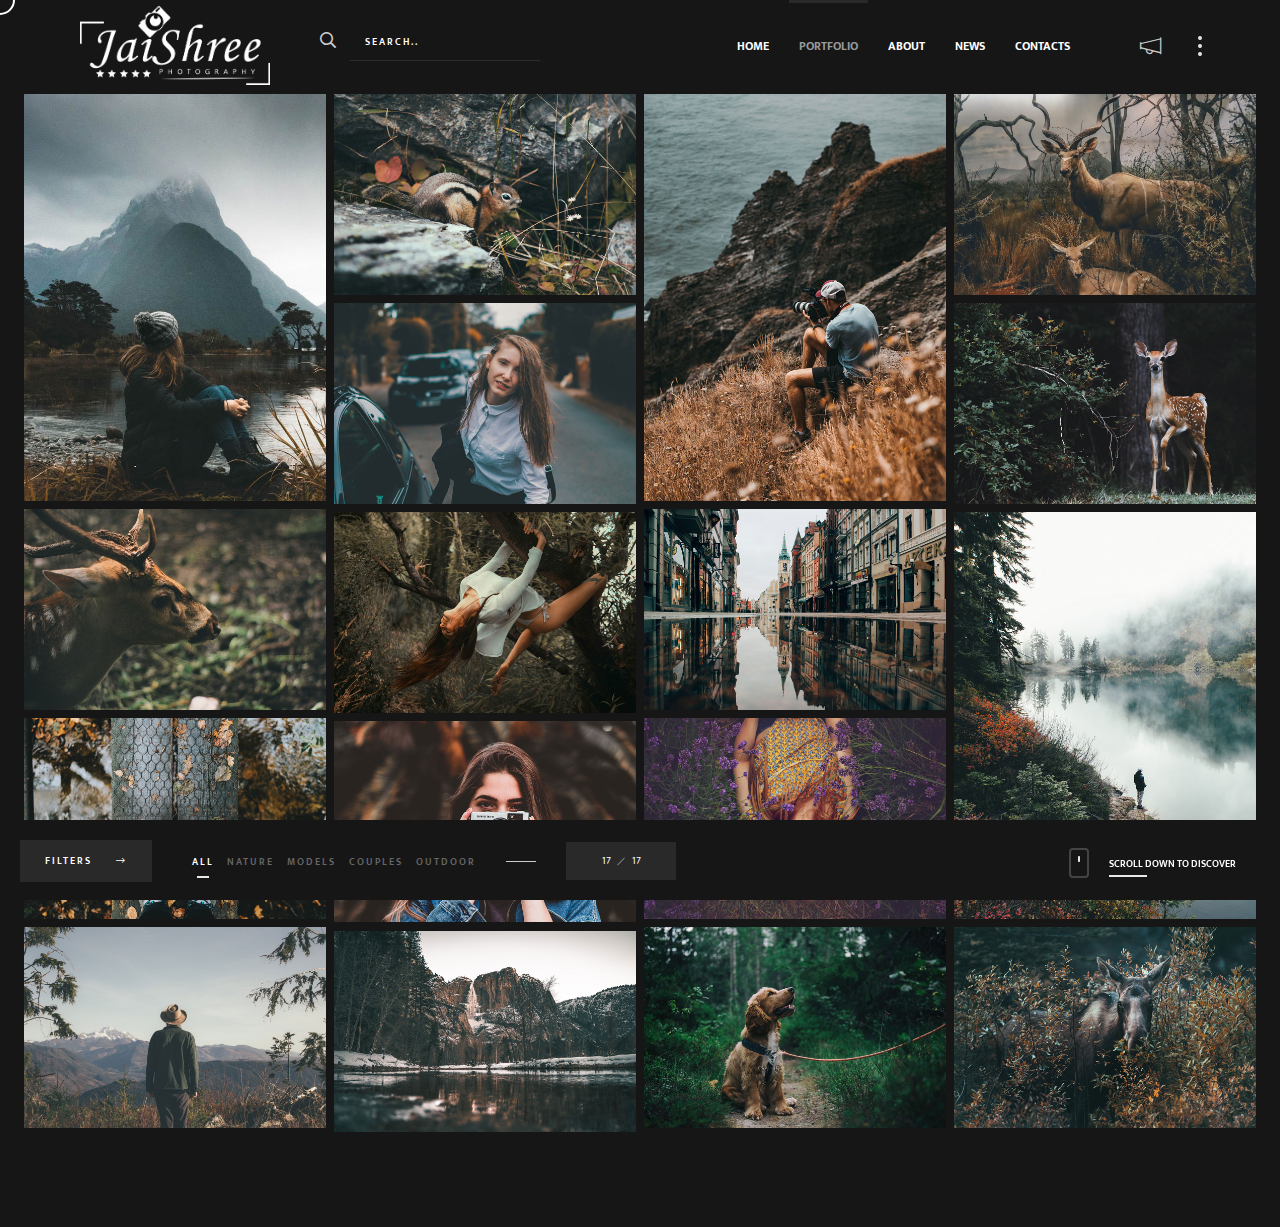
<file: portfolio4.html>
<!DOCTYPE HTML>
<html lang="en">
    
<!-- Mirrored from kotlis.kwst.net/dark/portfolio4.html by HTTrack Website Copier/3.x [XR&CO'2014], Sat, 12 Mar 2022 15:57:26 GMT -->
<head>
        <!--=============== basic  ===============-->
        <meta charset="UTF-8">
        <title>Jaishree Photography - Creative Photography </title>
        <meta name="viewport" content="width=device-width, initial-scale=1.0, minimum-scale=1.0, maximum-scale=1.0, user-scalable=no">
        <meta name="robots" content="index, follow"/>
        <meta name="keywords" content=""/>
        <meta name="description" content=""/>
        <!--=============== css  ===============-->	
        <link type="text/css" rel="stylesheet" href="css/reset.css">
        <link type="text/css" rel="stylesheet" href="css/plugins.css">
        <link type="text/css" rel="stylesheet" href="css/style.css">
        <link type="text/css" rel="stylesheet" href="css/style-dark.css">
        <!--=============== favicons ===============-->
        <link rel="shortcut icon" href="images/favicon.ico">
    </head>
    <body>
        <!--loader-->
        <div class="loader-wrap">
            <div class="spinner">
                <div class="double-bounce1"></div>
                <div class="double-bounce2"></div>
            </div>
        </div>
        <!--loader end-->
        <!-- main start  -->
        <div id="main">
            <!-- header start  -->
            <header class="main-header">
                <!-- logo   -->
                <a href="index.html" class="logo-holder"><img src="images/logo.png" alt=""></a>  
                <!-- logo end  -->		
                <!-- search -->				
                <div class="search-button"><i class="far fa-search"></i></div>
                <div class="search-input"><input name="se" id="se" type="text" class="search" placeholder="Search.." /></div>
                <!-- search end  -->
                <div class="sb-button"></div>
                <div class="share-btn showshare"><i class="fal fa-megaphone"></i><span>Share</span></div>
                <!-- mobile nav -->
                <div class="nav-button-wrap">
                    <div class="nav-button"><span></span><span></span><span></span></div>
                </div>
                <!-- mobile nav end-->				
                <!--  navigation -->
                <div class="nav-holder main-menu">
                    <nav>
                        <ul>
                            <li>
                                <a href="#">Home </a>
                                <!--second level -->
                                <ul>
                                    <li><a href="index.html">Carousel</a></li>
                                    <li><a href="index2.html">Slider Details</a></li>
                                    <li><a href="index3.html">Multi Slideshow</a></li>
                                    <li><a href="index4.html">Slideshow</a></li>
                                    <li><a href="index5.html">Image</a></li>
                                    <li><a href="index6.html">Slider Classic</a></li>
                                    <li><a href="index7.html">Video</a></li>
                                </ul>
                                <!--second level end-->
                            </li>
                            <li>
                                <a href="#" class="act-link">Portfolio </a>
                                <!--second level -->
                                <ul>
                                    <li><a href="portfolio.html">Horizontal 2 Columns</a></li>
                                    <li><a href="portfolio2.html">Horizontal 3 Columns</a></li>
                                    <li><a href="portfolio3.html">Horizontal 1 Columns</a></li>
                                    <li><a href="portfolio4.html">Masonry</a></li>
                                    <li><a href="portfolio5.html">Masonry 2</a></li>
                                    <li><a href="portfolio6.html">Column Grid</a></li>
                                    <li>
                                        <a href="#">Single </a>
                                        <!--third  level -->
                                        <ul>
                                            <li><a href="portfolio-single.html">Carousel</a></li>
                                            <li><a href="portfolio-single2.html">Fullscreen Slider </a></li>
                                            <li><a href="portfolio-single3.html">Column Grid</a></li>
                                            <li><a href="portfolio-single4.html">Column Fullwidth</a></li>
                                        </ul>
                                        <!--third level end-->
                                    </li>
                                </ul>
                                <!--second level end-->
                            </li>
                            <li>
                                <a href="about.html">About</a>
                            </li>
                            <li>
                                <a href="blog.html">News</a>
                            </li>
                            <li>
                                <a href="contacts.html">Contacts</a>
                            </li>
                        </ul>
                    </nav>
                </div>
                <!-- navigation  end -->               
            </header>
            <!-- header end -->
            <!-- wrapper  -->	
            <div id="wrapper">
                <!-- content -->	
                <div class="content">
                    <!--bottom-filter-wrap-->	
                    <div class="bottom-filter-wrap hor-filter-wrap">
                        <div class="scroll-down-wrap">
                            <div class="mousey">
                                <div class="scroller"></div>
                            </div>
                            <span>Scroll down to discover</span>
                        </div>
                        <div class="filter-title">Filters <i class="fal fa-long-arrow-right"></i></div>
                        <div class="gallery-filters">
                            <a href="#" class="gallery-filter  gallery-filter-active" data-filter="*">All</a>
                            <a href="#" class="gallery-filter" data-filter=".nature">Nature</a>
                            <a href="#" class="gallery-filter" data-filter=".models">Models</a>
                            <a href="#" class="gallery-filter" data-filter=".couples">Couples</a>
                            <a href="#" class="gallery-filter" data-filter=".outdoor">Outdoor</a>
                        </div>
                        <div class="count-folio round-counter">
                            <div class="num-album"></div>
                            <div class="all-album"></div>
                        </div>
                    </div>
                    <!--bottom-filter-wrap end-->	
                    <div class="ff_panel-conainer fl-wrap">
                        <!-- portfolio start -->
                        <div class="gallery-items min-pad   four-column fl-wrap lightgallery">
                            <!-- gallery-item-->
                            <div class="gallery-item nature">
                                <div class="grid-item-holder hov_zoom">
                                    <img  src="images/folio/24.jpg"    alt="">
                                    <a href="images/folio/24.jpg" class="box-media-zoom   popup-image"><i class="fal fa-search"></i></a>                                    
                                    <div class="thumb-info">
                                        <h3><a href="portfolio-single.html">Alone on Nature</a></h3>
                                        <p>Here you can place an optional description of your  Project</p>
                                    </div>
                                </div>
                            </div>
                            <!-- gallery-item end-->
                            <!-- gallery-item-->
                            <div class="gallery-item couples">
                                <div class="grid-item-holder hov_zoom">
                                    <img  src="images/folio/2.jpg"    alt="">
                                    <a href="images/folio/2.jpg" class="box-media-zoom   popup-image"><i class="fal fa-search"></i></a>                                    
                                    <div class="thumb-info">
                                        <h3><a href="portfolio-single.html">Living my dream</a></h3>
                                        <p>Here you can place an optional description of your  Project</p>
                                    </div>
                                </div>
                            </div>
                            <!-- gallery-item end-->
                            <!-- gallery-item-->
                            <div class="gallery-item models">
                                <div class="grid-item-holder hov_zoom">
                                    <img  src="images/folio/27.jpg"    alt="">
                                    <a href="images/folio/27.jpg" class="box-media-zoom   popup-image"><i class="fal fa-search"></i></a>                                    
                                    <div class="thumb-info">
                                        <h3><a href="portfolio-single.html">Forever Young</a></h3>
                                        <p>Here you can place an optional description of your  Project</p>
                                    </div>
                                </div>
                            </div>
                            <!-- gallery-item end-->                           
                            <!-- gallery-item-->
                            <div class="gallery-item nature">
                                <div class="grid-item-holder hov_zoom">
                                    <img  src="images/folio/4.jpg"    alt="">
                                    <a href="images/folio/4.jpg" class="box-media-zoom   popup-image"><i class="fal fa-search"></i></a>                                    
                                    <div class="thumb-info">
                                        <h3><a href="portfolio-single.html">Sunny side up</a></h3>
                                        <p>Here you can place an optional description of your  Project</p>
                                    </div>
                                </div>
                            </div>
                            <!-- gallery-item end-->                            
                            <!-- gallery-item-->
                            <div class="gallery-item couples">
                                <div class="grid-item-holder hov_zoom">
                                    <img  src="images/folio/5.jpg"    alt="">
                                    <a href="images/folio/5.jpg" class="box-media-zoom   popup-image"><i class="fal fa-search"></i></a>                                    
                                    <div class="thumb-info">
                                        <h3><a href="portfolio-single.html">The other side of me</a></h3>
                                        <p>Here you can place an optional description of your  Project</p>
                                    </div>
                                </div>
                            </div>
                            <!-- gallery-item end-->    
                            <!-- gallery-item-->
                            <div class="gallery-item models">
                                <div class="grid-item-holder hov_zoom">
                                    <img  src="images/folio/6.jpg"    alt="">
                                    <a href="images/folio/6.jpg" class="box-media-zoom   popup-image"><i class="fal fa-search"></i></a>                                    
                                    <div class="thumb-info">
                                        <h3><a href="portfolio-single.html">A Wonderful Life</a></h3>
                                        <p>Here you can place an optional description of your  Project</p>
                                    </div>
                                </div>
                            </div>
                            <!-- gallery-item end-->                           
                            <!-- gallery-item-->
                            <div class="gallery-item nature">
                                <div class="grid-item-holder hov_zoom">
                                    <img  src="images/folio/8.jpg"    alt="">
                                    <a href="images/folio/8.jpg" class="box-media-zoom   popup-image"><i class="fal fa-search"></i></a>
                                    <div class="thumb-info">
                                        <h3><a href="portfolio-single.html">My Blooming Backyard</a></h3>
                                        <p>Here you can place an optional description of your  Project</p>
                                    </div>
                                </div>
                            </div>
                            <!-- gallery-item end-->                            
                            <!-- gallery-item-->
                            <div class="gallery-item models">
                                <div class="grid-item-holder hov_zoom">
                                    <img  src="images/folio/9.jpg"    alt="">
                                    <a href="images/folio/9.jpg" class="box-media-zoom   popup-image"><i class="fal fa-search"></i></a>
                                    <div class="thumb-info">
                                        <h3><a href="portfolio-single.html">Life, here I come</a></h3>
                                        <p>Here you can place an optional description of your  Project</p>
                                    </div>
                                </div>
                            </div>
                            <!-- gallery-item end-->  
                            <!-- gallery-item-->
                            <div class="gallery-item outdoor">
                                <div class="grid-item-holder hov_zoom">
                                    <img  src="images/folio/10.jpg"    alt="">
                                    <a href="images/folio/10.jpg" class="box-media-zoom   popup-image"><i class="fal fa-search"></i></a>
                                    <div class="thumb-info">
                                        <h3><a href="portfolio-single.html">Travelling is Fun</a></h3>
                                        <p>Here you can place an optional description of your  Project</p>
                                    </div>
                                </div>
                            </div>
                            <!-- gallery-item end--> 
                            <!-- gallery-item-->
                            <div class="gallery-item outdoor nature">
                                <div class="grid-item-holder hov_zoom">
                                    <img  src="images/folio/25.jpg"    alt="">
                                    <a href="images/folio/25.jpg" class="box-media-zoom   popup-image"><i class="fal fa-search"></i></a>
                                    <div class="thumb-info">
                                        <h3><a href="portfolio-single.html">Just Happy</a></h3>
                                        <p>Here you can place an optional description of your  Project</p>
                                    </div>
                                </div>
                            </div>
                            <!-- gallery-item end-->							
                            <!-- gallery-item-->
                            <div class="gallery-item nature models">
                                <div class="grid-item-holder hov_zoom">
                                    <img  src="images/folio/11.jpg"    alt="">
                                    <a href="images/folio/11.jpg" class="box-media-zoom   popup-image"><i class="fal fa-search"></i></a>
                                    <div class="thumb-info">
                                        <h3><a href="portfolio-single.html">Go green</a></h3>
                                        <p>Here you can place an optional description of your  Project</p>
                                    </div>
                                </div>
                            </div>
                            <!-- gallery-item end-->                                                           
                            <!-- gallery-item-->
                            <div class="gallery-item couples outdoor">
                                <div class="grid-item-holder hov_zoom">
                                    <img  src="images/folio/12.jpg"    alt="">
                                    <a href="images/folio/12.jpg" class="box-media-zoom   popup-image"><i class="fal fa-search"></i></a>
                                    <div class="thumb-info">
                                        <h3><a href="portfolio-single.html">Crazy, cute couple</a></h3>
                                        <p>Here you can place an optional description of your  Project</p>
                                    </div>
                                </div>
                            </div>
                            <!-- gallery-item end-->  
                            <!-- gallery-item-->
                            <div class="gallery-item nature">
                                <div class="grid-item-holder hov_zoom">
                                    <img  src="images/folio/18.jpg"    alt="">
                                    <a href="images/folio/18.jpg" class="box-media-zoom   popup-image"><i class="fal fa-search"></i></a>
                                    <div class="thumb-info">
                                        <h3><a href="portfolio-single.html">Go green</a></h3>
                                        <p>Here you can place an optional description of your  Project</p>
                                    </div>
                                </div>
                            </div>
                            <!-- gallery-item end-->                                                           
                            <!-- gallery-item-->
                            <div class="gallery-item couples models">
                                <div class="grid-item-holder hov_zoom">
                                    <img  src="images/folio/21.jpg"    alt="">
                                    <a href="images/folio/21.jpg" class="box-media-zoom   popup-image"><i class="fal fa-search"></i></a>
                                    <div class="thumb-info">
                                        <h3><a href="portfolio-single.html">Crazy, cute couple</a></h3>
                                        <p>Here you can place an optional description of your  Project</p>
                                    </div>
                                </div>
                            </div>
                            <!-- gallery-item end--> 
                            <!-- gallery-item-->
                            <div class="gallery-item  outdoor">
                                <div class="grid-item-holder hov_zoom">
                                    <img  src="images/folio/22.jpg"    alt="">
                                    <a href="images/folio/22.jpg" class="box-media-zoom   popup-image"><i class="fal fa-search"></i></a>
                                    <div class="thumb-info">
                                        <h3><a href="portfolio-single.html">Crazy, cute couple</a></h3>
                                        <p>Here you can place an optional description of your  Project</p>
                                    </div>
                                </div>
                            </div>
                            <!-- gallery-item end-->  
                            <!-- gallery-item-->
                            <div class="gallery-item models">
                                <div class="grid-item-holder hov_zoom">
                                    <img  src="images/folio/13.jpg"    alt="">
                                    <a href="images/folio/13.jpg" class="box-media-zoom   popup-image"><i class="fal fa-search"></i></a>
                                    <div class="thumb-info">
                                        <h3><a href="portfolio-single.html">Go green</a></h3>
                                        <p>Here you can place an optional description of your  Project</p>
                                    </div>
                                </div>
                            </div>
                            <!-- gallery-item end-->                                                           
                            <!-- gallery-item-->
                            <div class="gallery-item couples outdoor">
                                <div class="grid-item-holder hov_zoom">
                                    <img  src="images/folio/20.jpg"    alt="">
                                    <a href="images/folio/20.jpg" class="box-media-zoom   popup-image"><i class="fal fa-search"></i></a>
                                    <div class="thumb-info">
                                        <h3><a href="portfolio-single.html">Crazy, cute couple</a></h3>
                                        <p>Here you can place an optional description of your  Project</p>
                                    </div>
                                </div>
                            </div>
                            <!-- gallery-item end-->  							
                        </div>
                        <!-- portfolio end -->
                    </div>
                </div>
                <!--content end-->	
                <!--share-wrapper-->
                <div class="share-wrapper">
                    <div class="share-container fl-wrap  isShare"></div>
                </div>
                <!--share-wrapper end-->
            </div>
            <!-- wrapper end -->
            <!-- sidebar -->
            <div class="sb-overlay"></div>
            <div class="hiiden-sidebar-wrap outsb">
                <!-- sb-widget-wrap-->
                <div class="sb-widget-wrap fl-wrap">
                    <h3>SUBSCRIBE TO OUR NEWSLETTER</h3>
                    <div class="sb-widget  fl-wrap">
                        <p>Lorem ipsum dosectetur adipisicing elit, sed do.Lorem ipsum dolor sit amet,  </p>
                        <div class="subcribe-form fl-wrap">
                            <form id="subscribe">
                                <input class="enteremail" name="email" id="subscribe-email" placeholder="Your Email" spellcheck="false" type="text">
                                <button type="submit" id="subscribe-button" class="subscribe-button">Submit</button>
                                <label for="subscribe-email" class="subscribe-message"></label>
                            </form>
                        </div>
                    </div>
                </div>
                <!-- sb-widget-wrap end-->  
                <!-- sb-widget-wrap-->
                <div class="sb-widget-wrap fl-wrap">
                    <h3>We're Are Social</h3>
                    <div class="sb-widget    fl-wrap">
                        <div class="sidebar-social fl-wrap">
                            <ul>
                                <li><a href="#" target="_blank"><i class="fab fa-facebook-f"></i></a></li>
                                <li><a href="#" target="_blank"><i class="fab fa-instagram"></i></a></li>
                                <li><a href="#" target="_blank"><i class="fab fa-twitter"></i></a></li>
                                <li><a href="#" target="_blank"><i class="fab fa-vk"></i></a></li>
                            </ul>
                        </div>
                    </div>
                </div>
                <!-- sb-widget-wrap end-->                                   
                <!-- sb-widget-wrap-->
                <div class="sb-widget-wrap fl-wrap">
                    <h3>Our Last Twitts</h3>
                    <div class="sb-widget  fl-wrap">
                        <div id="footer-twiit"></div>
                        <a href="#" target="_blank" class="twitt_btn fl-wrap">Follow Us</a>
                    </div>
                </div>
                <!-- sb-widget-wrap end-->    
            </div>
            <!-- sidebar end -->
            <!-- cursor-->
            <div class="element">
                <div class="element-item"></div>
            </div>
            <!-- cursor end-->          
        </div>
        <!-- Main end -->
        <!--=============== scripts  ===============-->
        <script type="text/javascript" src="js/jquery.min.js"></script>
        <script type="text/javascript" src="js/plugins.js"></script>
        <script type="text/javascript" src="js/scripts.js"></script>
    </body>

<!-- Mirrored from kotlis.kwst.net/dark/portfolio4.html by HTTrack Website Copier/3.x [XR&CO'2014], Sat, 12 Mar 2022 15:58:03 GMT -->
</html>
</file>
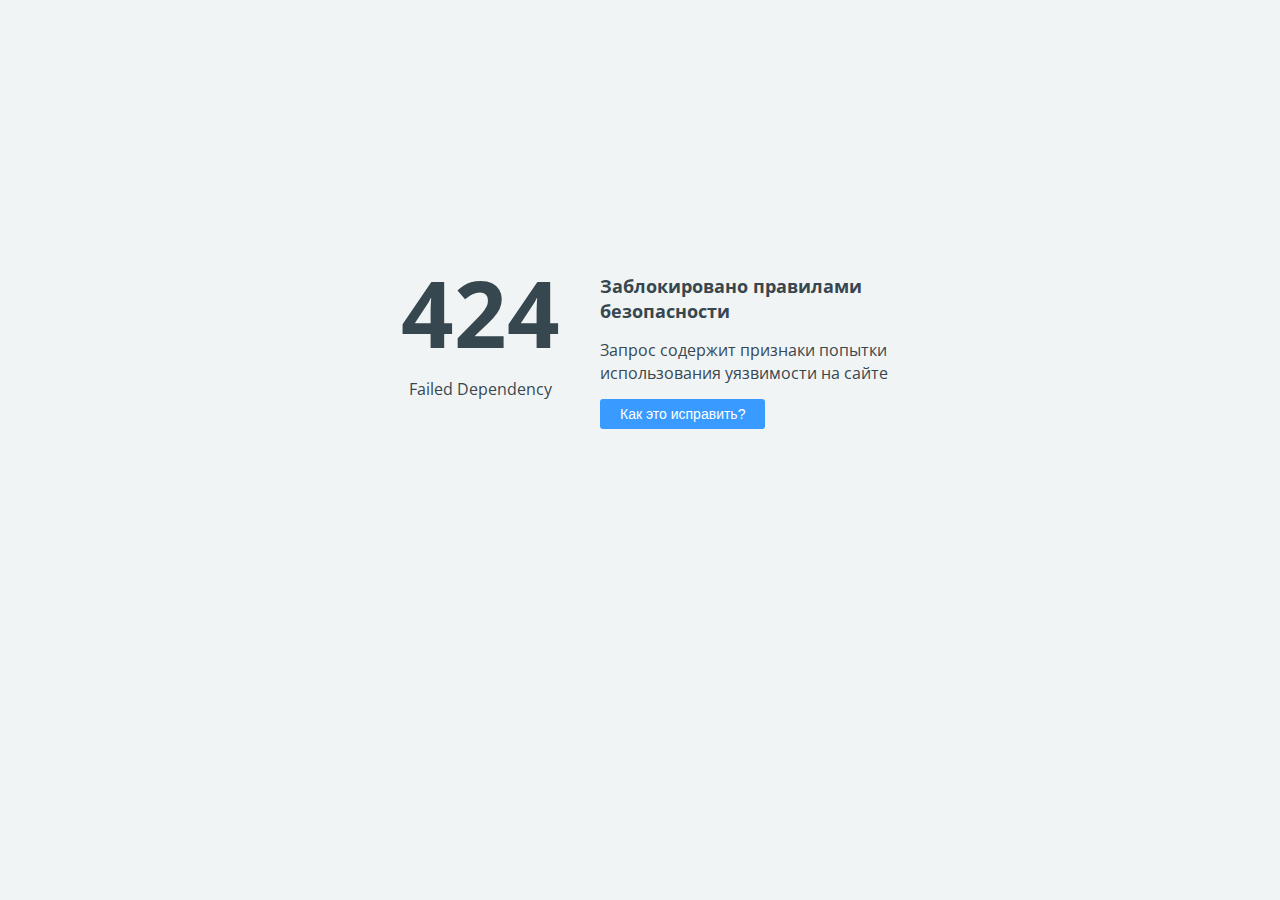
<file: img/video-play.html>
<!doctype html>
<html>
<head>
    <title>424 Failed Dependency</title>
    <meta charset="UTF-8">
    <meta name="viewport" content="width=device-width">
    <link href='https://fonts.googleapis.com/css?family=Open+Sans:400,700&subset=latin,cyrillic' rel='stylesheet' type='text/css'>
    <style>
        body {
            background-color: #f1f4f5;
            color: #37474f;
            line-height: 1.4;
            font-family: 'Open Sans', sans-serif;
            margin: 0;
            padding: 0;
            }
        .error_code {
            display: block;
            font-size: 92px;
            font-weight: 700;
            margin-top: -25px;
            }
        .error_brief {
            display: block;
            font-size: 18px;
            font-weight: 700;
            margin-bottom: 15px;
            }
        .help_button, .fix_button {
            background-color: #399bff;
            color: #fff;
            margin-top: 15px;
            font-size: 14px;
            padding: 7px 20px 7px 20px;
            border: none;
            border-radius: 3px;
            vertical-align: middle;
            cursor: pointer;
            }
        .fix_button {
            background-color: #38ad41;
            }
        #fix_details {
            margin-top: 40px;
            visibility: hidden;
            opacity: 0;
            transition: visibility 0.3s, opacity 0.3s linear;
            }
    </style>

    <script language="JavaScript">
        function toggleHelp() {
            var e = document.getElementById("fix_details");
            if (e.style.visibility == 'visible') {
                e.style.visibility = 'hidden';
                e.style.opacity = 0;
            } else {
                e.style.visibility = 'visible';
                e.style.opacity = 1;
            }
        }
    </script>
</head>
<body>

<div style="display: table; position: absolute; height: 100%; width: 100%;">
    <div style="display: table-cell; vertical-align: middle; padding: 0 40px;">
        <div style="margin-left: auto; margin-right: auto; width: 520px;">
            <div style="float:left; width:200px; text-align: center; padding-right: 20px;">
                <span class="error_code">424</span>
                <span class="error_description">Failed Dependency</span>
            </div>
            <div style="float:left; width:300px;">
                <span class="error_brief">Заблокировано правилами безопасности</span>
                <span class="error_detail">Запрос содержит признаки попытки использования уязвимости на сайте</span>
                <br>
                <input type="button" value="Как это исправить?" class="help_button" onclick="toggleHelp()">
            </div>
            <div style="clear:both"></div>
            <div id="fix_details">
                Если Вы администратор сайта, самый быстрый способ исправить эту ошибку &mdash; воспользоваться
                Технической проверкой сайта в панели управления хостингом.
                
                <br>
                <input type="button" value="Техническая проверка сайта" class="fix_button" onclick="location.href = 'https://adm.tools/troubleshooting/?host=kotlis.kwst.net&error=424&request=YizBnCf8G0lGEGN0tcUEtwAAABI&time=2022-03-12%2017:51:56'">
                <br><br>
                <a href="https://www.ukraine.com.ua/faq/error-424.html">Подробнее о возможных причинах ошибки...</a>
            </div>
        </div>
    </div>
</div>

</body>
</html>
</file>
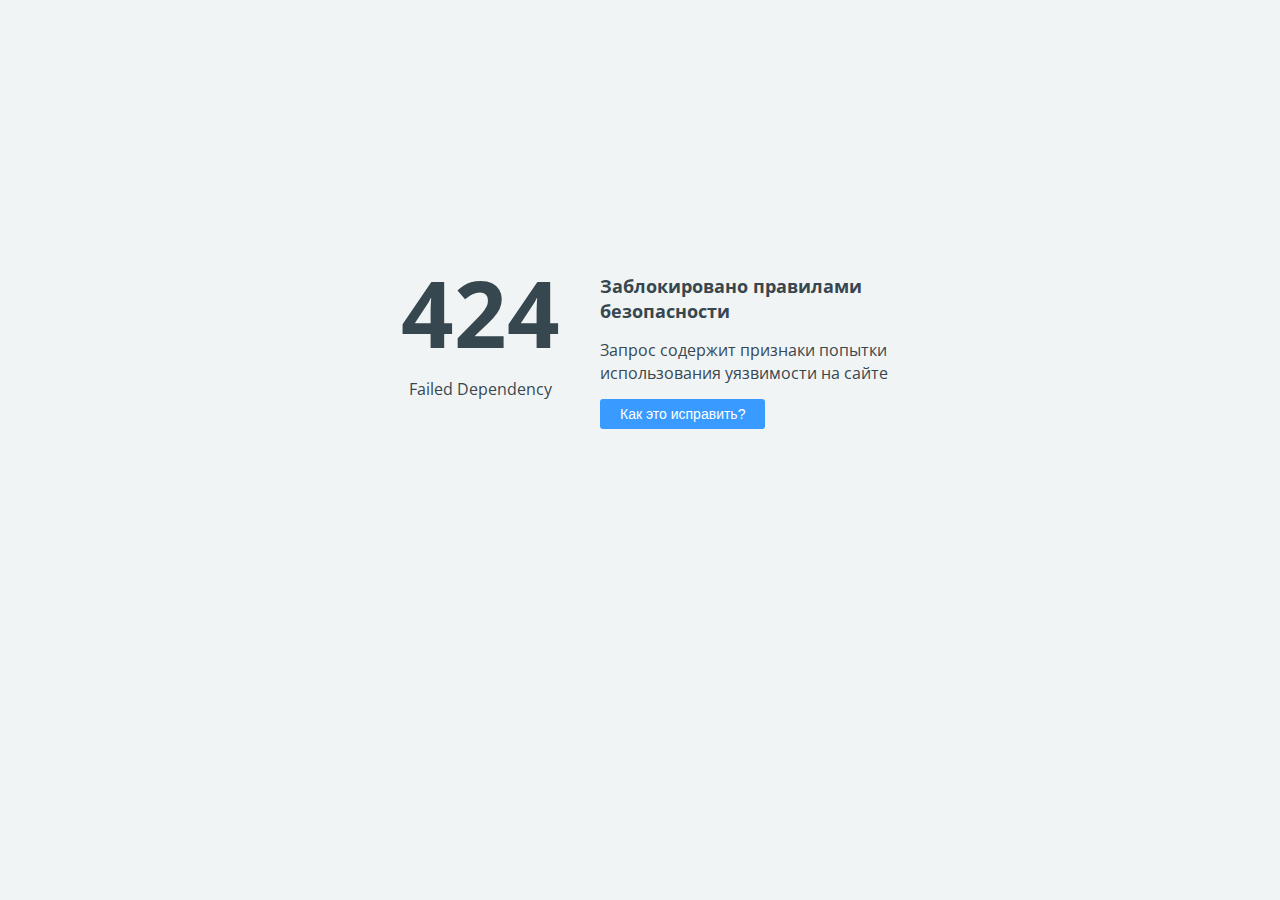
<file: img/vimeo-play.html>
<!doctype html>
<html>
<head>
    <title>424 Failed Dependency</title>
    <meta charset="UTF-8">
    <meta name="viewport" content="width=device-width">
    <link href='https://fonts.googleapis.com/css?family=Open+Sans:400,700&subset=latin,cyrillic' rel='stylesheet' type='text/css'>
    <style>
        body {
            background-color: #f1f4f5;
            color: #37474f;
            line-height: 1.4;
            font-family: 'Open Sans', sans-serif;
            margin: 0;
            padding: 0;
            }
        .error_code {
            display: block;
            font-size: 92px;
            font-weight: 700;
            margin-top: -25px;
            }
        .error_brief {
            display: block;
            font-size: 18px;
            font-weight: 700;
            margin-bottom: 15px;
            }
        .help_button, .fix_button {
            background-color: #399bff;
            color: #fff;
            margin-top: 15px;
            font-size: 14px;
            padding: 7px 20px 7px 20px;
            border: none;
            border-radius: 3px;
            vertical-align: middle;
            cursor: pointer;
            }
        .fix_button {
            background-color: #38ad41;
            }
        #fix_details {
            margin-top: 40px;
            visibility: hidden;
            opacity: 0;
            transition: visibility 0.3s, opacity 0.3s linear;
            }
    </style>

    <script language="JavaScript">
        function toggleHelp() {
            var e = document.getElementById("fix_details");
            if (e.style.visibility == 'visible') {
                e.style.visibility = 'hidden';
                e.style.opacity = 0;
            } else {
                e.style.visibility = 'visible';
                e.style.opacity = 1;
            }
        }
    </script>
</head>
<body>

<div style="display: table; position: absolute; height: 100%; width: 100%;">
    <div style="display: table-cell; vertical-align: middle; padding: 0 40px;">
        <div style="margin-left: auto; margin-right: auto; width: 520px;">
            <div style="float:left; width:200px; text-align: center; padding-right: 20px;">
                <span class="error_code">424</span>
                <span class="error_description">Failed Dependency</span>
            </div>
            <div style="float:left; width:300px;">
                <span class="error_brief">Заблокировано правилами безопасности</span>
                <span class="error_detail">Запрос содержит признаки попытки использования уязвимости на сайте</span>
                <br>
                <input type="button" value="Как это исправить?" class="help_button" onclick="toggleHelp()">
            </div>
            <div style="clear:both"></div>
            <div id="fix_details">
                Если Вы администратор сайта, самый быстрый способ исправить эту ошибку &mdash; воспользоваться
                Технической проверкой сайта в панели управления хостингом.
                
                <br>
                <input type="button" value="Техническая проверка сайта" class="fix_button" onclick="location.href = 'https://adm.tools/troubleshooting/?host=kotlis.kwst.net&error=424&request=YizBmif8G0lGEGN0tcUEsgAAABg&time=2022-03-12%2017:51:54'">
                <br><br>
                <a href="https://www.ukraine.com.ua/faq/error-424.html">Подробнее о возможных причинах ошибки...</a>
            </div>
        </div>
    </div>
</div>

</body>
</html>
</file>
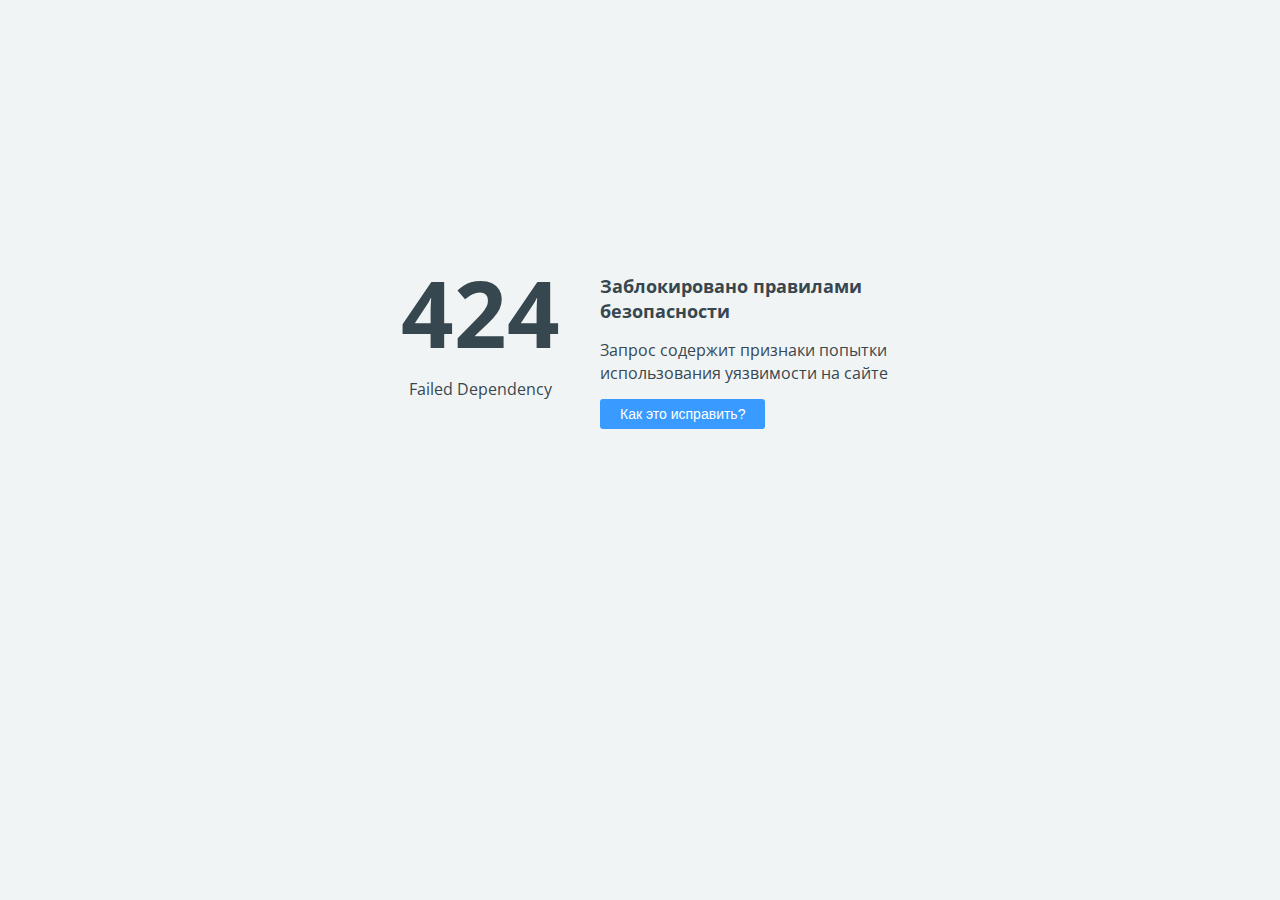
<file: img/youtube-play.html>
<!doctype html>
<html>
<head>
    <title>424 Failed Dependency</title>
    <meta charset="UTF-8">
    <meta name="viewport" content="width=device-width">
    <link href='https://fonts.googleapis.com/css?family=Open+Sans:400,700&subset=latin,cyrillic' rel='stylesheet' type='text/css'>
    <style>
        body {
            background-color: #f1f4f5;
            color: #37474f;
            line-height: 1.4;
            font-family: 'Open Sans', sans-serif;
            margin: 0;
            padding: 0;
            }
        .error_code {
            display: block;
            font-size: 92px;
            font-weight: 700;
            margin-top: -25px;
            }
        .error_brief {
            display: block;
            font-size: 18px;
            font-weight: 700;
            margin-bottom: 15px;
            }
        .help_button, .fix_button {
            background-color: #399bff;
            color: #fff;
            margin-top: 15px;
            font-size: 14px;
            padding: 7px 20px 7px 20px;
            border: none;
            border-radius: 3px;
            vertical-align: middle;
            cursor: pointer;
            }
        .fix_button {
            background-color: #38ad41;
            }
        #fix_details {
            margin-top: 40px;
            visibility: hidden;
            opacity: 0;
            transition: visibility 0.3s, opacity 0.3s linear;
            }
    </style>

    <script language="JavaScript">
        function toggleHelp() {
            var e = document.getElementById("fix_details");
            if (e.style.visibility == 'visible') {
                e.style.visibility = 'hidden';
                e.style.opacity = 0;
            } else {
                e.style.visibility = 'visible';
                e.style.opacity = 1;
            }
        }
    </script>
</head>
<body>

<div style="display: table; position: absolute; height: 100%; width: 100%;">
    <div style="display: table-cell; vertical-align: middle; padding: 0 40px;">
        <div style="margin-left: auto; margin-right: auto; width: 520px;">
            <div style="float:left; width:200px; text-align: center; padding-right: 20px;">
                <span class="error_code">424</span>
                <span class="error_description">Failed Dependency</span>
            </div>
            <div style="float:left; width:300px;">
                <span class="error_brief">Заблокировано правилами безопасности</span>
                <span class="error_detail">Запрос содержит признаки попытки использования уязвимости на сайте</span>
                <br>
                <input type="button" value="Как это исправить?" class="help_button" onclick="toggleHelp()">
            </div>
            <div style="clear:both"></div>
            <div id="fix_details">
                Если Вы администратор сайта, самый быстрый способ исправить эту ошибку &mdash; воспользоваться
                Технической проверкой сайта в панели управления хостингом.
                
                <br>
                <input type="button" value="Техническая проверка сайта" class="fix_button" onclick="location.href = 'https://adm.tools/troubleshooting/?host=kotlis.kwst.net&error=424&request=YizBnSEmMJF9h6rDKLdaHgAAATo&time=2022-03-12%2017:51:57'">
                <br><br>
                <a href="https://www.ukraine.com.ua/faq/error-424.html">Подробнее о возможных причинах ошибки...</a>
            </div>
        </div>
    </div>
</div>

</body>
</html>
</file>
<file: css/style.css>
@charset "utf-8";

/*======================================
 [ -Main Stylesheet-
  Theme: Kotlis Photography - Creative  Responsive Photography  Template
  Version: 1.0
  Last change: 01/02/2019 ]
 
/*-------------Fonts---------------------------------------*/
@import url('https://fonts.googleapis.com/css?family=Playfair+Display|Ek+Mukta:200,300,400,500,600,700,800&amp;subset=devanagari,latin-ext');
/*-------------General Style---------------------------------------*/

html {
	overflow-x: hidden !important;
	overflow-y: scroll !important;
	height: 100%;
}
body {
	margin: 0;
	padding: 0;
	font-weight: 400;
	font-size: 13px;
	height: 100%;
	text-align: center;
	background:#fff;
	color: #000;
	font-family: 'Ek Mukta', sans-serif;
}
@-o-viewport {
	width: device-width;
}
@-ms-viewport {
	width: device-width;
}
@viewport {
	width: device-width;
}
/* ---------Page preload--------------------------------------*/

.loader-wrap {
	position:fixed;
	top:0;
	left:0;
	width:100%;
	bottom:0;
	overflow:hidden;
	z-index:100;
    background: #fff;
	 -webkit-transform: translate3d(0,0,0);
}
 
.spinner {
  width: 40px;
  height: 40px;
  position: absolute;
  margin: auto auto;
  left: 0;
  top: 0;
  right: 0;
  bottom: 0;
}
.double-bounce1,
.double-bounce2 {
  width: 100%;
  height: 100%;
  -webkit-border-radius: 20px;
  -moz-border-radius: 20px;
  border-radius: 20px;
  background: rgba(0, 0, 0, 0.66);
  opacity: 0.4;
  position: absolute;
  top: 0;
  left: 0;
  -webkit-animation: bounce 2s infinite ease-in-out;
  animation: bounce 2s infinite ease-in-out;
}
.double-bounce2 {
  -webkit-animation-delay: -1s;
  animation-delay: -1s;
}

@-webkit-keyframes bounce {
  0%, 100% {
    -webkit-transform: scale(0);
  }
  50% {
    -webkit-transform: scale(1);
  }
}

@keyframes bounce {
  0%, 100% {
    transform: scale(0);
    -webkit-transform: scale(0);
  }
  50% {
    transform: scale(1);
    -webkit-transform: scale(1);
  }
} 
/*--------------Typography--------------------------------------*/
p {
	font-size: 12px;
	line-height: 24px;
	padding-bottom: 10px;
	font-weight: 500;
	color: #5e646a;
	text-align:left;
}
blockquote {
	float: left;
	padding: 10px 20px;
	margin: 0 0 20px;
	font-size: 17.5px;
	border-left: 15px solid #eee;
	position: relative;
}
blockquote:before {
	font-family: Font Awesome\ 5 Pro;
	content: "\f10e";
	position: absolute;
	color: #ccc;
	bottom: 3px;
	font-size: 43px;
	right: 6px;
	opacity: 0.4
}
blockquote p {
	font-family: Georgia, "Times New Roman", Times, serif;
	font-style: italic;
	color: #666;
}
.bold-title {
	margin: 15px 0;
	font-size: 24px;
	text-align: left;
	font-weight: 600;
}
/*--------------General--------------------------------------*/
#main {
	height: 100%;
	width: 100%;
	position: absolute;
	top: 0;
	left: 0;
	z-index: 2;
	opacity:0;
}
.fl-wrap {
	float: left;
	width: 100%;
	position: relative;
}
.content {
	float: left;
	width: 100%;
	position: relative;
	z-index: 5;
}
.container {
	max-width: 1224px;
	width: 92%;
	margin: 0 auto;
	position: relative;
	z-index: 5;
}
.full-height {
	height: 100%;
}
#wrapper {
	width: 100%;
    position: relative;
    float: left;
    padding-top: 90px;
    left: 0;
    z-index: 5;
    height: 100%;
    -webkit-transition: all 300ms linear;
    transition: all 300ms linear;
}
#wrapper.fullsceen-wrap {
    padding-bottom: 80px;
}
.content-holder {
	position:absolute;
	top:0;
	left:0;
	width:100%;
	height:100%;
}
.respimg {
	width: 100%;
	height: auto;
}
.hidden-item {
	overflow:hidden;
}
.bg {
	position: absolute;
	top: 0;
	left: 0;
	width: 100%;
	height: 100%;
	z-index: 1;
	background-size: cover;
	background-attachment: scroll;
	background-position: center;
	background-repeat: repeat;
	background-origin: content-box;
}
.overlay {
	position: absolute;
	top: 0;
	left: 0;
	width: 100%;
	height: 100%;
    background: rgba(45,45,50,0.21);
	z-index: 3;
}
.dark-bg {
	background:#2A2A2E;
}
/* ------header------------------------------------------------------------ */
.main-header {
	position:fixed;
	top:0;
	left:0;
	width:100%;
	height:90px;
	background:#fff;
	z-index:10;
	padding:0 60px 0 200px;
	 -webkit-transform: translate3d(0,0,0);
}
.logo-holder {
	position: absolute;
	left:80px;
	top:5px;
	z-index:11;
}
.logo-holder img {
	height:80px;
	width:auto;
}
.search-button {
	float:left;
	position:relative;
	top:34px;
	font-size:15px;
	font-weight:800;
	display:none;
}
.search-input {
	float:left;
	position:relative;
	top:24px;
	padding-left:30px;
	margin-left:120px
}
.search-input:before {
	font-family: Font Awesome\ 5 Pro;
	content: "\f002";
	position:absolute;
	font-size:16px;
	left:0;
	top:8px;
}
.search-input input {
	float: left;
	border: none;
	background: #fff;
	width: 100%;
	padding: 10px 15px;
	color: #000;
	font-family: 'Ek Mukta', sans-serif;
	text-transform:uppercase;
	letter-spacing:2px;
	font-size: 10px;
	-webkit-appearance: none;
	border-bottom:1px solid #ccc;
}
.search-input input:focus  {
	border-bottom:1px solid #000;
}
.search-input input::-webkit-input-placeholder  {
	color: #000;
	font-weight: 600;
	font-size: 10px;
	position: relative;
	font-family: 'Ek Mukta', sans-serif;
	text-transform:uppercase;
	letter-spacing:2px;
}
.sb-button , .share-btn {
	float:right;
	width:40px;
	height:40px;
	position:relative;
	top:34px;
	cursor:pointer;
}
.share-btn {
	line-height:40px;
	margin-right:10px;
	font-size:19px;
	top:28px;
	color:#292929;
	font-weight:800;
}
.share-btn span {
	position:absolute;
	width:100px;
	text-align:center;
	bottom:-35px;
	left:0;
	margin-left:-29px;
	font-size:12px;
	color:#666;
 	font-weight:100;
    font-family: 'Playfair+Display', serif;
    font-style: italic;
	opacity:0;
	visibility:hidden;
	transition: all .2s ease-in-out;
}
.share-btn:hover span {
	visibility:visible;
	opacity:1;
	bottom:-25px;
}
.sb-button_point {
	height:8px;
}
.sb-button_point:before {
	content:'';
	position:absolute;
	left:50%;
	top:50%;
	width:4px;
	height:4px;
	background:#000;
	margin:-2px 0 0 -2px;
	border-radius:100%;
	transition: all .2s ease-in-out;
}
.sb-button:hover .sb-button_point:nth-child(2):before {
	margin-left:6px;
}
.overauto {
	overflow:auto;
}
.sb-overlay{
	position:fixed;
	top:0;
	bottom:0;
	left:0;
	width:100%;
	display:none;
	z-index:8;
	background:#292929;
	opacity:0.6;
}
.load-anim-cnt {
	transform: translateY(50px);
	opacity:0;
}
/* ------Navigation------------------------------------------------------------ */
.share-wrapper {
	position:fixed;
	right:-300px;
	z-index:8;
	top:90px;
	background:#292929;
	width:300px;
	overflow:hidden;
	-webkit-transform: translate3d(0,0,0);
}
.share-title {
	margin-bottom:20px;
	text-align:left;
	font-size:24px;
	font-weight:700;
	color:#999;
	font-family: Georgia, "Times New Roman", Times, serif;
}
.share-container {
	padding:70px 50px 50px 70px;
}
.share-container a {
	float:left;
	width:100%;
	text-align:left;
	margin-bottom:20px;
	color: #fff;
	font-weight: 600;
	font-size: 10px;
	position: relative;
	text-transform:uppercase;
	letter-spacing:2px;
	opacity:0;
}
.share-container a:hover {
	text-decoration:underline;
}
.share-btn.uncl-share i:before {
	content: "\f00d";
}
/* ------Navigation------------------------------------------------------------ */
.nav-holder {
	float:right;
	position:relative;
	opacity:1;
	left:0;
	visibility:visible;
	z-index:20;
	top:24px;
	margin-right:40px;
}
.nav-holder nav {
	position:relative;
	float: right;
}
.nav-holder nav li{
	float:left;
	position:relative;
	margin-right:10px;
	height:70px;
}
.nav-holder nav li ul {
	margin: 30px 0 0 0;
	opacity: 0;
	visibility: hidden;
	position: absolute;
	min-width:190px;
	top: 66px;
	left: 0;
	z-index: 1;
	padding:10px 0;
	background: rgba(0,0,0,0.71);
	transition: all .2s ease-in-out;
}
.nav-holder nav li:hover > ul {
	opacity: 1;
	visibility: visible;
	margin: 0;
}
.nav-holder nav li ul li ul {
	top: -10px  ;
	left: 100%;
	margin-left:25px;
	margin-top:0;
	max-width:150px;
}
.nav-holder nav li ul li:hover  > ul  {
	opacity: 1;
	visibility: visible;
	margin-right:0px;
}
.nav-holder nav li ul li {
	width:100%;
	float:left;
	height:auto;
	position:relative;
}
.nav-holder nav li a {
	float: left;
	padding: 10px;
    font-size: 12px;
    text-transform: uppercase;
    font-weight: bold;
    line-height: 25px;
    color: #232D38;
	-webkit-transition: all 100ms linear;
    transition: all 100ms linear;
}
.nav-holder nav li a.act-link   , .nav-holder nav li a:hover{
    color: #999;
}
.nav-holder nav li ul a {
	color:#fff;
	float:left;
	width:100%;
	font-size:12px;
	text-align:left;
	padding:2px 15px;
	letter-spacing:0px;
}
.nav-holder nav li a:before {
	content:'';
	position:absolute;
	top:-24px;
	left:0;
	width:0;
	background:#292929;
	height:3px;
}
.nav-holder nav li a.act-link:before {
	width:100%;
}
.nav-button-wrap {
	display:none;
}
/* ------Sliders------------------------------------------------------------ */ 
.bottom-panel {
	position: absolute;
	left:0;
	bottom:0;
	z-index:11;
	height:90px;
	width:100%;
	background:#fff;
	padding-left:80px;
	 -webkit-transform: translate3d(0,0,0);
}
.bottom-panel.fs-slider-panel {
	padding-left:30px;
}
.bottom-panel-column {
	float:left;
	position:relative;
}
.bottom-panel-column.bottom-panel-column_left {
	width:30%;
}
.bottom-panel-column.bottom-panel-column_left.fix-size {
	width:500px;
}
.bottom-panel-column.bottom-panel-column_right {
	width:70%;
	height:70px;
}
.bottom-panel-column.bottom-panel-column_right.no-scb {
	padding-right:70px;
}
.bottom-panel-column.bottom-panel-column_right.fix-size  {
	width:calc(100% - 500px)
}
.single-carousel-control {
	z-index:100;
}
.single-carousel-control .scroll-down-wrap {
    top: 16px;
    z-index: 100;
}
.single-carousel-control .fw-carousel-counter {
	float: right;
	position:relative;
	width:auto;
	top:26px;
	bottom:inherit;
	padding:10px 15px;
 	background:#f1f1f1;
}
.single-carousel-control .fw-carousel-counter.no-scb {
	position:absolute;
	left:50%;
	margin-left:-40px;
	padding:10px 10px 0;
	background:#292929;
	height:38px;
	top:30px;
}
.single-carousel-control .fw-carousel-counter:before {
    content: '';
    position: absolute;
    top: 20px;
    width: 8px;
    height: 1px;
    left: 50%;
	margin-left:-4px;
    background: #999;
    -webkit-transform: rotate(-45deg);
    transform: rotate(-45deg);
}
.single-carousel-control .fw-carousel-counter:after {
	content:'';
	position:absolute;
	left:-60px;
	top:50%;
	height:30px;
	width:1px;
	background:#ccc;
	margin-top:-15px;
}
 .single-carousel-control .fw-carousel-counter.no-scb:after {
	display:none;
}
.single-carousel-control .fw-carousel-counter.no-scb:before {
	margin-top:-2px;
}
.single-carousel-control .fw-carousel-counter span {
	float:left;
	width:30px;
	position:relative;
	font-size:12px;
	color:#666;
	font-weight:700;
}
.single-carousel-control .fw-carousel-counter.no-scb span {
	color:#fff;
	font-weight:500;
	font-size:10px;
}
.single-carousel_arrow {
	position:absolute;
	top:50%;
	width:40px;
	height:40px;
	line-height:40px;
	background:rgba(0,0,0,0.71);
	border-radius:100%;
	z-index:100;
	margin-top:-20px;
	color:#fff;
	cursor:pointer;
}
.single-carousel_arrow.fw-carousel-button-prev {
	left:40px;
}
.single-carousel_arrow.fw-carousel-button-next {
	right:40px;
}
.single-carousel-control_list {
	float:left;
	position:relative;
	padding-right:60px;
	top:24px;
}
.single-carousel-control_list li {
	float:left;
	font-size: 10px;
	background:#292929;
	padding:15px 0;
	width:140px;
    text-transform: uppercase;
    font-weight: bold;
	color: #fff;
	cursor:pointer;
	position:relative;
}
.single-carousel-control_list.no-scb {
	top:19px;
}
.single-carousel-control_list.no-scb li{
	padding:10px 0;
	background:#fff;
	margin-right:30px;
    font-weight: 600;
    text-transform: uppercase;
    font-size: 10px;
    color: #000;
}
.single-carousel-control_list li:hover {
	background:#000;
}
.single-carousel-control_list.no-scb li:hover {
	background:none;
}
.decl:before {
	content: '';
    position: absolute;
    top: 16px;
    width: 1px;
    height: 16px;
    left: 0;
    background: #999;
}
.single-carousel-control_list.no-scb li.decl:before {
	left:-20px;
}
.slider-counter_wrap {
	position: absolute;
	left:0;
	bottom:90px;
	top:0;
	z-index:10;
	width:80px;
	background:#fff;
	 -webkit-transform: translate3d(0,0,0);
}
.slider-counter_wrap  .fw-carousel-counter , .slider-counter_wrap .swiper-counter , .slider-counter_wrap .count-folio{
	position:absolute;
	width:80px;
	left:0;
	top:50%;
	overflow:hidden;
	margin-top:-80px;
	height:180px;
	background:#292929;
	padding-top:70px;
}
.slider-counter_wrap  .fw-carousel-counter span , .slider-counter_wrap .swiper-counter div   {
	float:left;
	width:100%;
	height:30px;
	font-weight:600;
	position:relative;
	left:-10px;
	color:#fff;
	font-size:12px;
}
.slider-counter_wrap  .fw-carousel-counter span.j2total:before  , .slider-counter_wrap .swiper-counter div#total:before {
	content:'';
	position:absolute;
	top:-5px;
	width:20px;
	height:1px;
	left:50%;
	margin-left:-20px;
	background:#fff;
	opacity:0.4;
	-webkit-transform: rotate(-45deg);
	transform: rotate(-45deg);
}
.slider-counter_wrap  .fw-carousel-counter span.j2total , .slider-counter_wrap .swiper-counter div#total {
	left:10px;
}
.scroll-down-wrap {
	float: left;
	height: 100%;
	position: relative;
	top:32px;
	z-index:100
}
.scroll-down-wrap span {
	float: left;
	margin-left: 20px;
	position: relative;
	top: 8px;
	font-weight: 600;
	text-transform: uppercase;
	font-size: 10px;
	color: #000;
}
.scroll-down-wrap span:before {
	content:'';
	position:absolute;
	left:0;
	right:70%;
	bottom:-5px;
	height:2px;
	background:#292929;
}
.scroll-down-wrap.transparent_sdw span {
	color:#fff;
}
.scroll-down-wrap.transparent_sdw span:before {
	background:#fff;
}
.mousey {
	float: left;
	width: 20px;
	height: 30px;
	border-radius: 4px;
	padding: 0 6px;
	border: 2px solid #292929;
	box-sizing: border-box;
}
.scroll-down-wrap.transparent_sdw .mousey {
	border-color:#fff;
}
.scroller {
	position: relative;
	left: 50%;
	top: 6px;
	margin-left: -1px;
	width: 2px;
	height: 6px;
	background:#292929;
	border-radius: 25%;
	animation-name: scroll;
	animation-duration: 2.2s;
	animation-timing-function: cubic-bezier(.15, .41, .69, .94);
	animation-iteration-count: infinite;
}
.scroll-down-wrap.transparent_sdw .scroller {
	background:rgba(255,255,255, 0.4);
}
@keyframes scroll {
	0% {
		opacity: 0;
	}
	10% {
		transform: translateY(0);
		opacity: 1;
	}
	100% {
		transform: translateY(10px);
		opacity: 0;
	}
}
.scroller2 {
	top:50%;
	margin-top:-3px;
	animation-name: scroll2;
	animation-duration: 2.2s;
	animation-timing-function: cubic-bezier(.15, .41, .69, .94);
	animation-iteration-count: infinite;
}
@keyframes scroll2 {
	0% {
		opacity: 0;
	}
	10% {
		opacity: 1;
	}
	100% {
		opacity: 0;
	}
}

.thumb-info {
	position:absolute;
	bottom:0;
	left:0;
	right:0;
	padding:20px 30px;
	z-index:12;
}
.dark-gradient  , .thumb-info{
	background: -webkit-gradient(linear, left top, left bottom, color-stop(0%,rgba(0,0,0,0)), color-stop(100%,rgba(0,0,0,0.75)));
    background: -webkit-linear-gradient(top, rgba(0,0,0,0) 0%,rgba(0,0,0,0.75) 100%);
    background: -o-linear-gradient(top, rgba(0,0,0,0) 0%,rgba(0,0,0,0.75) 100%);
    background: -ms-linear-gradient(top, rgba(0,0,0,0) 0%,rgba(0,0,0,0.75) 100%);
    background: linear-gradient(to bottom, rgba(0,0,0,0) 0%,rgba(0,0,0,0.75) 100%);
}
.thumb-info h3{
	text-align:left;
	color:#fff;
	font-size:18px;
	font-weight:600;
}
.thumb-info h3 a{
	 color:#fff;
	  -webkit-transition: all 200ms linear;
    transition: all 200ms linear;
}
.thumb-info h3 a:hover  {
	color:rgba(255,255,255,0.61);
}
.thumb-info p {
	color:#fff;
	opacity:0.6;
	font-style:italic;
}
.vis-thumb-info .thumb-info {
	float:left;
	position:relative;
	margin-top:15px;
	background:none;
	padding:0;
	left:0;
	right:0;
	opacity:1 !important ;
	visibility: visible!important ;
	bottom:0 !important ;
}
.vis-thumb-info .thumb-info h3  , .vis-thumb-info .thumb-info h3 a{
	color:#000;
}
.vis-thumb-info .thumb-info h3 a:hover {
	color:#999;
}
.vis-thumb-info .thumb-info h3{
	float: left;
    text-align: left;
    font-size: 16px;
    font-weight: 700;
}
.vis-thumb-info .thumb-info p{
	float: left;
    width: 100%;
    color: #847E80;
    text-align: left;
    font-weight: 700;
    font-size: 12px;
    font-family: 'Playfair+Display', serif;
    font-style: italic;
	opacity:1;
}
.fsc-holder {
    width: 100%;
    height: 100%;
    position: absolute;
	top:0;
	left:0;
	padding:0 0 90px 80px;
    z-index: 1;
	overflow:hidden;
}
.fsc-holder.fsc-holder2 {
	padding:0 0 90px 0;
}
.swiper-container {width:100%;height:100%;margin:0 auto;}  .slider-wrap .swiper-slide ,   .fs-gallery-wrap .swiper-slide , .portfolio-wrap .swiper-slide{   position:relative; width: auto; }
.slider-wrap  , .portfolio-wrap  , .hero-slider-img .swiper-slide {
	float:left;
	width:100%;
	height:100%;
	position:relative;
}
.slider-wrap.homecarousel  {
	height:100%;
}
.slider-wrap.homecarousel .swiper-slide{
	padding:0 0 0 0;
}
.slider-wrap.homecarousel.hompad  .swiper-container , .portfolio-wrap.hompad .swiper-container{
	padding-right:20px;
}
.slider-wrap .swiper-slide img , .fw-carousel  .swiper-slide img   {
	width: auto!important;
	height:100% !important;
	position:relative;
	z-index:1;
}
.slider-wrap .swiper-slide   , .fw-carousel  .swiper-slide    {
 	width: auto!important;
	height:100% !important;
	display:inherit !important;
}
.half-scrollbar {
	position:absolute;
	left:100px;
	right:80px;
	top:44px;
	height:2px;
}
.hs_init {
	position:absolute;
	left:0;
	right:0;
	height:6px;
	top:50%;
}
.hs_init:before {
	content:'';
	position:absolute;
	left:0;
	right:0;
	height:6px;
	background:#e2e2e2;
	top:0;
}
.hs_init .swiper-scrollbar-drag {
    background:#292929;
    border-radius:0;
 
}
.fs-controls_wrap {
	float:right;
	position:relative;
	top:28px;
}
.fw_cb {
	float:left;
	width:36px;
	height:36px;
	line-height:36px;
	margin-right:20px;
	font-size:12px;
	color:#fff;
	background:#292929;
	cursor:pointer;
	border-radius:100%;
}
.thumbnail-container {
	position: absolute;
	left:0;
	right:100%;
	top:0;
	bottom:70px;
	background:#fff;
	z-index:220;
	overflow: hidden;
}
.thumbnail-container.visthumbnails {
	overflow:auto;
}
.thumb-img {
	float:left;
	cursor:pointer;
	margin:10px;
	position:relative;
	-webkit-transition: all 200ms ease-in-out;
	transition: all 200ms ease-in-out;
}
.thumb-img:hover  {
	opacity:0.4;
}
.thumbnail-wrap {
	padding:110px 70px;
}
.thumb-img:before {
	content:'';
	position:absolute;
	left:0;
	right:0;
	height:100%;
	opacity:1;
	z-index:2;
	background:#fff;
	-webkit-transition: all 400ms ease-in-out;
	transition: all 400ms ease-in-out;
}
.thumb-img.visthumbnails:before{
	opacity:0;
}
.thumb-img img {
	width: auto;
	height:150px;
}
.swiper-link-wrap  {
	padding-right:110px;
}
.swiper-link-wrap .thumb-info {
	right:110px;
}
.swiper-link  {
	background:#292929;
	color:#fff;
	width:80px;
	height:100%;
	position:absolute;
	right:16px;
	top:0;
}
.swiper-link span {
	position:absolute;
	left:-12px;
	top:50%;
	font-size:10px;
	text-transform:uppercase;
	font-weight:500;
	color:rgba(255,255,255,0.71);
	letter-spacing:2px;
	white-space: nowrap;
    -webkit-transform: rotate(-90deg);
    transform: rotate(-90deg);
	z-index:2;
}
.swiper-link:hover span {
	color:#fff;
}
.swiper-link:before {
	content:'';
	position:absolute;
	left:100%;
	right:0;
	top:0;
	bottom:0;
	z-index:1;
	background:#212121;
	-webkit-transition: all 200ms linear;
	transition: all 200ms linear;
}
.swiper-link:hover:before {
	left:0;
}
.box-media-zoom {
	position: absolute;
	top: 30px;
	right: 30px;
	width: 40px;
	height: 40px;
	line-height: 40px;
 	transform: scale(0);
	color: #fff;
	font-size:11px;
	background: rgba(0,0,0,0.71);
	border-radius:100%;
	z-index: 5;
	cursor:pointer;
	-webkit-transition: all 200ms linear;
	transition: all 200ms linear;
}
.swiper-link-wrap .box-media-zoom {
	right:130px
}
.gallery-item:hover .fet_pr-carousel-box-media-zoom , .hov_zoom:hover .box-media-zoom  {
	transform: scale(1);
}
.hov_zoom {
	overflow:hidden;
}
.media-container {
	position:absolute;
	left:80px;
	right:0;
	bottom:0;
	top:0;
}
.media-container.media-container_fs {
	left:0;
}
.hlaf-slider-pag {
    position: absolute;
    bottom:190px;
    right: 70px;
    z-index: 120;
}
.hlaf-slider-pag.hlaf-slider-pag_fs {
	bottom:40px;
	right: 40px;
}
.hlaf-slider-pag .swiper-pagination-bullet {
    width:50px;
    height:20px;
    display:block;
	float:left;
	margin-bottom:10px;
	line-height:20px;
    border-radius:0;
    background:none;
	overflow:hidden;
	opacity:0.8;
	position:relative;
}
.hero-slider-wrap_pagination  .swiper-pagination-bullet:before {
	content:'';
	position:absolute;
	left:10px;
	height:1px;
	top:50%;
	background:#fff;
	width:0;
	margin-top:-1px;
	-webkit-transition: all 200ms linear;
    transition: all 200ms linear;
}
.hero-slider-wrap_pagination  .swiper-pagination-bullet.swiper-pagination-bullet-active:before , .hero-slider-wrap_pagination  .swiper-pagination-bullet:hover:before {
	width:10px;
}
.hero-slider-wrap_pagination  .swiper-pagination-bullet:after {
	content:'01';
	position:absolute;
	left:30px;
	right:0;
	bottom:0;
	top:0;
	line-height:20px;
	color:#fff;
	font-size:18px;
	font-weight: 500;
	-webkit-transform: scale(0.5);
	-moz-transform: scale(0.5);
	transform: scale(0.5);
	-webkit-transition: all 100ms linear;
    transition: all 100ms linear;
	opacity:1;
}
.hero-slider-wrap_pagination  .swiper-pagination-bullet.swiper-pagination-bullet-active:after , .hero-slider-wrap_pagination  .swiper-pagination-bullet.swiper-pagination-bullet-active {
	opacity:1;
	-webkit-transform: scale(1.0);
	-moz-transform: scale(1.0);
	transform: scale(1.0);
}
.hero-slider_details_wrap {
	position:absolute;
	bottom:0;
	right:0;
	background:#272729;
	z-index:10;
	padding:80px 50px 50px 100px;
	width:45%;
}
.hero-slider_details li {
	float:left;
	width:33.3%;
	position:relative;
	text-align:left;
	text-transform:uppercase;
	letter-spacing:2px;
	font-size:10px;
	font-weight:700;
	color:#fff;
}
.hero-slider_details li span {
	color:rgba(255,255,255,0.71);
	padding-top:10px;
	float:left;
	width:100%;
}
.hero-slider_details li:before {
	content:'';
	position:absolute;
	left:0;
	top:-30px;
	color:#fff;
	letter-spacing:2px;
	font-size:10px;
	font-weight:100;
}
.hero-slider_details li:nth-child(1):before {
	content:".01"
}
.hero-slider_details li:nth-child(2):before {
	content:".02"
}
.hero-slider_details li:nth-child(3):before {
	content:".03"
}
.hero-slider_details_url {
	position:absolute;
	width:70px;
	height:100%;
	right:0;
	color:#fff;
	z-index:10;
	top:0;
	background:#212121;
	text-align: center;
      display: flex;
      align-items: center;
}
.hero-slider_details_url i {
	float:left;
	width:100%;
}
.fs-slider-item {
	height:100%;
}
.fs-slider_align_title {
	float:left;
	width:55%;
	padding-left:180px;
	position:relative;
	top:44%;
	z-index:20;
	text-align:left;
	opacity:0;
	margin-top:50px;
	-webkit-transition: all 0.3s  linear;
	transition: all 0.3s linear;
	transition-delay: 1.0s;
}
.fs-slider .swiper-slide-active .fs-slider_align_title , .fs-slider2  .swiper-slide-active .fs-slider_align_title{
	opacity:1;
	margin-top:0;
}
.fs-slider_align_title h2 , .fs-slider_align_title h2 a {
	color:#fff;
}
.fs-slider_align_title h2 {
	font-weight: 700;
    font-size: 68px;
    text-transform: uppercase;
    line-height: 42px;
    padding-bottom: 20px;
	position:relative;
}
.fs-slider_align_title h2:before {
	content:'';
	position:absolute;
	left:0;
	top:-50px;
	width:70px;
	height:1px;
	background:#fff;
}
.fs-slider_align_title p {
	color:rgba(255,255,255,0.81);
	max-width:450px;
}
.hero-slider_control-wrap {
	position:absolute;
	bottom:0;
	left:0;
	width:55%;
	padding:20px 40px 40px 170px;
	z-index:10;
}
.hero-slider_control-wrap .scroll-down-wrap {
	top:14px;
}
.hero-slider_control_item {
	float:right;
	position:relative;
	top:20px;
}
.hero-slider_control_item div {
	float:left;
	margin-left:20px;
	color:#fff;
	cursor:pointer;
	font-size:16px;
	width:40px;
}
.home-slider-counter-wrap {
	position:absolute;
	left:180px;
	bottom:50px;
	z-index:20;
}
.home-slider-counter-wrap .swiper-counter{
	padding:12px 25px;
	background:rgba(0,0,0,0.71);
	float:left;
	position:relative;
}
.home-slider-counter-wrap .swiper-counter:before {
    content: '';
    position: absolute;
    top: 18px;
    width: 12px;
    height: 1px;
    left: 50%;
    margin-left: -6px;
    background: rgba(255,255,255,0.41);
    -webkit-transform: rotate(-45deg);
    transform: rotate(-45deg);
}
.home-slider-counter-wrap .swiper-counter div {
    float: left;
    width: 30px;
    position: relative;
    font-size: 10px;
    color: #fff;
    font-weight: 500;
}
.slide-progress-wrap {
	position:absolute;
	top:90px;
	right:90px;
	width:150px;
	height:1px;
	z-index:100;
	overflow:hidden;
	background:rgba(255,255,255,0.41);
}
.slide-progress {
	position:absolute;
	left:0;
	top:0;
	width:0;
	height:100%;
	background:#fff;
}
.multi-slideshow-wrap_1 {
	position:absolute;
	left:0;
	width:60%;
	top:0;
	bottom:0;
	overflow:hidden;
	z-index:1;
	padding:0 4px 0 0;
}
.multi-slideshow-wrap_1.multi-slideshow-wrap_fs {
	width:100%;
	padding:0;
}
.multi-slideshow-wrap_2 {
	position:absolute;
	right:0;
	width:40%;
	padding:0 0 0 0;
	bottom:0;
	top:50%;
	overflow:hidden;
	z-index:1;
}
.multi-slideshow-wrap_3 {
	position:absolute;
	z-index:3;
	width:calc(40% + 100px);
	height:50%;
	right:0;
	top:0;
	overflow:hidden;
	padding:0 0 4px 4px;
	background:#fff;
}
.kenburns   .bg {
    -webkit-transform: scale(1);
    -ms-transform: scale(1);
    transform: scale(1);
    -webkit-transition: all 1.5s linear;
    transition: all 1.5s linear;
}
.ms-container .swiper-slide-active .kenburns .bg , .ms-container .swiper-slide-duplicate-active .kenburns .bg {
	-webkit-transition: all 6.5s linear;
    transition: all 6.5s linear;
    -webkit-transform: scale(1.3);
    transform: scale(1.3);
}
.home-main_container {
	position:absolute;
	left:20px;
	right:20px;
	bottom:20px;
	top:0;
	background:#fff;
}
.follow-wrap  , .home-main_title {
	position:absolute;
	left:0;
	z-index:20;
	padding-left:180px;
}
.follow-wrap {
	top:90px;
	cursor:pointer;
}
.follow-wrap ul {
	padding-top:15px;
	position:relative;
	visibility:hidden;
	opacity:0;
	float:left;
	-webkit-transition: all 0.3s ease-in-out;
	transition: all 0.3s ease-in-out;
}
.follow-wrap ul li {
	float:left;
	margin-right:20px;
}
.follow-wrap ul li a {
	color:#fff;
}
.follow-wrap:hover ul {
	visibility:visible;
	opacity:1;
}
.follow-wrap_title {
	float:left;
}
.follow-wrap_title span{
	color: #fff;
	text-transform:uppercase;
	font-size:10px;
	letter-spacing:2px;
	text-align:left;
	font-weight:500;
}
.follow-wrap_title i {
	color:#fff;
	padding-left:30px;
	position:relative;
	top:2px;
}
.follow-wrap:hover:hover .follow-wrap_title i {
	padding-left:50px;
}
.home-main_title {
	bottom:80px;
	width:100%;
}
.home-main_title_item h4 {
	color: #fff;
	text-transform:uppercase;
	font-size:10px;
	letter-spacing:2px;
	text-align:left;
	font-weight:500;
}
.home-main_title_item p {
	margin-bottom:20px;
	color: #fff;
	max-width:450px;
} 
.home-main_title_item h2 {
	color: #fff;
	font-weight:700;
	font-size:44px;
	text-align:left;
 	text-transform:uppercase;
	position:relative;
}
.home-main_title_item h2:before {
    content: '';
    position: absolute;
    left: 0;
    top: -70px;
    width: 50px;
    height: 1px;
    background: #fff;
}
.slider-mask {
	position:absolute;
	top:0;
	left:0;
	bottom:0;
	right:0;
	z-index:19;
}
.ms-container .overlay {
	background: rgba(45,45,50,0.31);
}
.hero-decor-let {
	position: absolute;
	color: #fff;
	font-size: 10px;
	right: 83px;
	bottom: 90px;
	z-index: 20;
	font-weight: 500;
	text-transform:uppercase;
	-webkit-transform: rotate(-90deg);
	transform: rotate(-90deg);
	white-space:nowrap;
	letter-spacing:6px;
}
.hero-decor-let div{
	position:absolute;
	top:0;
	left:0;
	background:rgba(0,0,0,0.41);
	padding:10px 20px;
}
/*------btn------------------------------------------------*/
.btn {
	padding: 15px 35px;
    cursor: pointer;
    background: #292929;
    -webkit-appearance: none;
    position: relative;
    color: #fff;
    font-size: 10px;
	letter-spacing:1px;
	text-transform:uppercase;
    font-weight: 700;
	display:inline-block;
}
.btn:before {
	content:'';
	position:absolute;
	right:15px;
	top:50%;
	width:0;
	height:1px;
	background:#fff;
}
.btn:before , .btn , .follow-wrap_title i {
	-webkit-transition: all 0.3s ease-in-out;
	transition: all 0.3s ease-in-out;
}
.btn:hover{
	padding-right:55px;
	color:rgba(255,255,255,0.71);
}
.pr-det-container .btn{
	-webkit-transition: all 0.0s ease-in-out;
	transition: all 0.0s ease-in-out;
}
.btn:hover:before {
	width:10px;
}
.fl-btn {
	float:left;
	margin-top:20px;
}
/*------Sidebar------------------------------------------------*/
.hiiden-sidebar-wrap {
	position:fixed;
	overflow: hidden;
	width:400px;
	z-index:19;
	right:-450px;
	top:90px;
	bottom:0;
	background:#fff;
	padding:50px   40px;
	-webkit-transform: translate3d(0,0,0);
}
.sb-widget-wrap {
	margin-bottom:50px;
	padding-bottom:30px;
	border-bottom:1px solid #eee;
}
.sb-widget-wrap h3 {
	color: #666;
    text-align: left;
    font-size: 12px;
    font-weight: 700;
    text-transform: uppercase;
    letter-spacing: 2px;
    margin: 0 0 20px;
}
.sb-widget p {
	color:#888;
	text-align: left;
}
.jr-insta-thumb {
	float: left;
	width: 100%;
}
.jr-insta-thumb a {
	float: left;
	width: 33.3%;
	padding: 5px;
	overflow: hidden;
	-webkit-transition: all 0.3s ease-in-out;
	transition: all 0.3s ease-in-out;
}
.jr-insta-thumb a img {
	width: 100%;
	height: auto;
}
.jr-insta-thumb a:hover {
	opacity: 0.6;
}
#subscribe {
	float:left;
	width:100%;
	margin-top:20px;
}
#subscribe .enteremail {
	background-color: none;
	border:1px solid #e4e4e4;
    font-size: 12px;
    height: 55px;
    padding: 0 20px;
    width: 100%;
	outline:none;
 
}
#subscribe .enteremail:focus  , #subscribe .enteremail:-webkit-autofill {
	background:#f9f9f9;
}
 
#subscribe .enteremail::-webkit-input-placeholder  {
	color: #000;
	font-weight: 600;
	font-size: 10px;
	position: relative;
	font-family: 'Ek Mukta', sans-serif;
	text-transform:uppercase;
	letter-spacing:2px;
}
#subscribe-button {
	margin-top:10px;
	width:100%;
	height:55px;
	float:right;
	background:#292929;
	color:#fff;
	font-weight:700;
	border:none;
	font-size:11px;
	cursor:pointer;
}
#subscribe-button:hover  , .twitt_btn:hover , .sidebar-social li a:hover{
	color:rgba(255,255,255,0.7)
}
.subscribe-message{
	float:left;
	width:100%;
	margin-top:20px;
	font-weight:500;
	font-size:11px;
	text-align:left;
	color:#666;
}
#footer-twiit div.user {
	float:left;
	width:100%;
	margin-bottom:10px;
	font-size:11px;
	font-style:italic;
}
#footer-twiit div.user a {
	color:#666;
}
#footer-twiit div.user img {
	display:none;
}
#footer-twiit {
	text-align:left;
}
#footer-twiit p.interact {
	 float:left;
	 width:100%;
	 margin:15px 0 5px;
}
#footer-twiit p.interact a {
	float:left;
	color:#fff;
	margin-right:10px;
	background:#292929;
	padding:3px 10px;
	font-size:10px;
	font-weight:500;
}
#footer-twiit p.interact a:hover {
	color:#888;
}
#footer-twiit ul li {
	margin-bottom:20px;
	float:left;
	width:100%;
	padding-bottom:10px;
	border-bottom:1px solid #eee;
}
#footer-twiit ul li:last-child {
	border-bottom:none;
	padding-bottom:0;
	margin-bottom:0;
}
#footer-twiit p.tweet {
	text-align:left;
}
#footer-twiit p.tweet a:hover {
	color:#888;
}
#footer-twiit  .timePosted a {
	color:#999;
	font-style:italic;
	float:left;
	width:100%;
	text-align:left;
}
.twitt_btn {
	padding:15px 0;
	background:#292929;
	margin-top:20px;
    color: #fff;
    font-weight: 700;
	font-size:11px;
}
.sidebar-social li {
	float:left;
	margin-right:4px;
}
.sidebar-social li a {
	float:left;
	width:36px;
	height:36px;
	line-height:36px;
	border-radius:100%;
	background:#292929;
	color:#fff;
	font-size:11px;
}
/* ------portfolio------------------------------------------------------------ */ 
.ff_panel-conainer {
	z-index:1;
	padding:0 20px 90px;
    min-height: 100vh;
}
.gallery-item,
.grid-sizer {
	width: 33.3%;
	position: relative;
	float: left;
	overflow: hidden;
}
.gallery-item-second,
.grid-sizer-second {
	width: 66.6%;
}
.four-column .gallery-item {
	width: 25%;
}
.four-column .gallery-item.gallery-item-second   , .two-column .gallery-item{
	width: 50%;
}
.min-pad .gallery-item{
	padding:4px;
}
.big-padding .gallery-item {
	padding:10px;
}
.gallery-item img,
.grid-sizer img {
	width: 100%;
	height: auto;
	position: relative;
	z-index: 1;
	background: #292929;
	-webkit-transition: all 2000ms cubic-bezier(.19,1,.22,1) 0ms;
	-webkit-transform: translateZ(0);
    transform: translateZ(0);
  	transition: all 2000ms cubic-bezier(.19,1,.22,1) 0ms;
}
.gallery-item:hover img  {
	-webkit-transform: scale(1.15);
	transform: scale(1.15);
}
 .vis-thumb-info .gallery-item:hover img ,   #portfolio_horizontal_container.no-scale-img .portfolio_item:hover img  {
	-webkit-transform: scale(1.0);
	transform: scale(1.0);
}
.hor-content_padd {
	padding:0 22px 0 78px;
}
.bottom-filter-wrap {
	position:fixed;
	bottom:0;
	left:0;
	right:0;
	height:80px;
	z-index:100;
	background:#fff;
	padding:0 24px 0 80px;
	-webkit-transform: translate3d(0,0,0);
}
.bottom-filter-wrap  .scroll-down-wrap {
	top:28px;
	float:right;
	margin-right:20px;
}
.bottom-filter-wrap:before {
    content: '';
    position: absolute;
    top: 2px;
    left: 80px;
	right:24px;
    height: 6px;
    background: #e2e2e2;
}
.bottom-filter-wrap.hor-filter-wrap:before {
	display:none;
}
  .no-scb .scroll-down-wrap {
	margin-left:0;
	float:right;
	position:relative;
	height:auto;
}
.no-scb .scroll-down-wrap {
	top:22px;
}
.fixed-filter-panel_title {
	float:left;
	margin-right:40px;
}
.gallery-filters {
	float:left;
	margin-right:10px;
	line-height:70px;
	position:relative;
}
.bottom-filter-wrap .gallery-filters  {
	top:6px;
	margin-right:0;
} 
.filter-title {
	float:left;
	padding:13px 25px;
	background:#292929;
	color:#fff;
	position:relative;
    text-transform: uppercase;
    font-size: 10px;
	font-weight:600;
	letter-spacing:2px;
	margin-right:40px;
	top:24px;
}
.filter-title i {
	padding-left:20px;
}
.bottom-filter-wrap.hor-filter-wrap {
	padding-left:20px;
}
.hor-filter-wrap .filter-title {
	top:20px;
}
.gallery-filters a {
	margin-right:10px;
    text-transform: uppercase;
    font-size: 10px;
    font-weight: 600;
	letter-spacing:2px;
	color:#666;
}
.gallery-filters a:before {
    content: '';
    position: absolute;
    bottom: -8px;
    left: 50%;
    width: 0;
    margin-left: -6px;
    height: 2px;
    background: #000;
    -webkit-transition: all 200ms ease-out;
    transition: all 200ms ease-out;
}
.gallery-filters a.gallery-filter-active:before {
    width: 12px;
}
.gallery-filters a.gallery-filter-active {
	color:#000;
}
.count-folio {
	float:left;
	padding:11px 25px;
	background:#292929;
	color:#fff;
	margin-left:80px;
	position:relative;
	top:22px;
	font-size:10px;
}
.count-folio:before {
	content:'';
	position:absolute;
	left:-60px;
	height:1px;
	width:30px;
	background:#ccc;
	top:50%;
}
.count-folio:after{
    content: '';
    position: absolute;
    top: 50%;
    width: 10px;
    height: 1px;
    left: 50%;
    margin-left: -5px;
    background: #fff;
    opacity: 0.4;
    -webkit-transform: rotate(-45deg);
    transform: rotate(-45deg);
}
.count-folio div {
	float:left;
	width:30px;
}
.slider-counter_wrap .count-folio {
	margin-left:0;
	padding:70px 0 0 0;
	width:81px;
}
.slider-counter_wrap .count-folio:before {
	display:none;
}
.slider-counter_wrap .count-folio div {
	float:left;
	width:100%;
	height:34px;
	font-weight:400;
	position:relative;
	left:-10px;
	color:#fff;
	font-size:14px;
}
.slider-counter_wrap .count-folio div.num-album {
	left:-10px;
}
.slider-counter_wrap .count-folio div.all-album {
	left:10px;
} 
.slider-counter_wrap .count-folio:after {
	margin-top:9px;
	width:20px;
	margin-left:-10px;
}
#portfolio_horizontal_container {
    height: 100%;
 	float:left;
	width:100%;
	position:relative;
	z-index:1;	 
}
#portfolio_horizontal_container .portfolio_item {
	width: auto;
	height: 100%;
	float:left;
	padding:3px;
	overflow:hidden;
	position:relative;
	z-index:1;
}
#portfolio_horizontal_container.no-padding .portfolio_item {
	padding:0
}
#portfolio_horizontal_container.one-ver-columns .portfolio_item {
	padding-bottom:0;
}
#portfolio_horizontal_container.two-ver-columns .portfolio_item {
	height:50% ;
}
#portfolio_horizontal_container.three-ver-columns .portfolio_item {
	height:33.3% ;
}
.one-ver-columns {
	height:100%;
}
#portfolio_horizontal_container .portfolio_item img {
	 float:left;
	 width:auto;
	position:relative;
	z-index:1;
	-webkit-transition: all 2000ms cubic-bezier(.19,1,.22,1) 0ms;
	-webkit-transform: translateZ(0);
    transform: translateZ(0);
  	transition: all 2000ms cubic-bezier(.19,1,.22,1) 0ms;
}
#portfolio_horizontal_container .portfolio_item:hover img {
	-webkit-transform: scale(1.15);
	transform: scale(1.15);
}
.grid-item-holder {
	float: left;
	width: 100%;
	height: auto;
	position: relative;
	overflow: hidden;
}
#portfolio_horizontal_container .portfolio_item .grid-item-holder {
	width:auto;
	height:100%;
}
.horizontal-grid-wrap {
	overflow:hidden;
	top:0;
}
.horizontal-grid-wrap.hgw_fh {
	height:100%;
}
#portfolio_horizontal_container .portfolio_item .grid-item-holder .thumb-info  , .gallery-item  .thumb-info{
	opacity:0;
	visibility:hidden;
	-webkit-transition: all 300ms linear;;
    transition: all 300ms linear;
}
#portfolio_horizontal_container .portfolio_item .grid-item-holder:hover .thumb-info  , .gallery-item:hover .thumb-info {
	visibility:visible;
	opacity:1;
}
.nicescroll-rails-hr {
	width:inherit;
	left:80px !important;
	right:0 !important;
}
.pr-det {
	width:450px;
	position:relative;
	overflow:auto;
}
.pr-det-container h2 {
	text-align:left;
	font-size:24px;
	text-transform: uppercase;
    font-weight: 700;
	float:left;
	width:100%;
	padding-bottom:20px;
}
.initscroll {
	position:absolute;
	top:0;
	bottom:70px;
	left:0;
	width:100%;
	overflow:hidden;
	padding:100px 50px 50px;
}
.caption-wrap {
	margin-top:30px;
}
.caption-wrap ul li {
	width:50%;
	float:left;
	padding:20px 40px 10px 0;
}
.caption-wrap ul li span , .caption-wrap ul li a  {
	width:100%;
	float:left;
	text-align:left;
}
.caption-wrap ul li a {
	width:auto;
	padding-right:6px;
}
.caption-wrap ul li a   {
	text-transform: uppercase;
    font-weight: 700;
	font-size:12px;
	color:#999;
	text-decoration:underline;
}
.caption-wrap ul li a:hover {
	color:#666;
	text-decoration:none;
}
.caption-wrap ul li span   {
    color: #000;
    text-align: left;
    font-size: 11px;
    font-weight: 900;
    text-transform: uppercase;
    letter-spacing: 2px;
}
.slider-content-nav-wrap {
	width:250px;
	position:relative;
	padding:0 20px;
	float:left;
}
.slider-content-nav {
	margin-top:100px;
}
.slider-content-nav li {
	float:left;
	width:100%;
	padding:15px 0;
	margin-bottom:20px;
	text-align:left;
}
.hid-det-items  .single-popup-image {
	opacity:0;
	visibility:hidden;
	top:-90px;
}
.hid-det-items  .thumb-info {
	opacity:0;
	visibility:hidden;
	botoom:-190px;
}
.hid-det-items .gallery-item:hover .thumb-info{
	opacity:1;
	visibility: visible;
	bottom:2px;
}
.fix-pr-det{
	position:fixed;
	top:90px;
	left:0;
	bottom:90px;
	z-index:20;
	background:#fff;
	overflow: hidden;
	width:450px;
	padding:200px 50px 30px;
	-webkit-transform: translate3d(0,0,0);
}
.fix-pr-det.hid-det {
	left:-450px;
}
.content.vis-column-det{
	padding-left:450px;
}
.det-overlay {
	position:fixed;
	top:80px;
	left:20px;
	bottom:90px;
	z-index:19;
	right:0;
	background:#292929;
	opacity:0.6;
	display:none;
	-webkit-transform: translate3d(0,0,0);
}
.fix-pr-det.isfsdet , .det-overlay.isfsdet{
	top:0;
	bottom:0;
}
.content-nav {
	float:left;
	position:relative;
	width:100%;
	border-top:1px solid #f0f0f0;
	margin-top:20px;
	padding-top:10px;
}
.content-nav li {
	width:50%;
	float:left;
}
.content-nav li a.ln , .content-nav li a.rn {
	color:#000;
	padding-top:8px;
	font-size:24px;
	position:relative;
}
.content-nav li a.ln i , .content-nav li a.rn i  ,  .content-nav li a span.tooltip{
	-webkit-transition: all 300ms linear;;
    transition: all 300ms linear;
}
.content-nav li a.ln:hover i ,  .content-nav li a.rn:hover i , .customNavigation a:hover i  {
	-webkit-transform: rotateX(360deg);
	transform: rotateX(360deg);
}
.content-nav li a.ln {
	float:left;
}
.content-nav li a.rn {
	float:right;
}
.content-nav li a.ln span.tooltip  , .content-nav li a.rn span.tooltip {
	position:absolute;
	top:-10px;
	font-size:14px;
    font-family: 'Playfair+Display', serif;
	color:#666;
	font-style:italic;
	font-weight:700;
	min-width:150px;
	visibility:hidden;
	opacity:0;
	margin-top:-6px;
}
.content-nav li a.ln span.tooltip {
	left:100%;
	margin-left:20px;
	text-align:left;
}
.content-nav li a.rn span.tooltip {
	right:100%;
	margin-right:20px;
	text-align:right;
}
.content-nav li a:hover span.tooltip {
	top:50%;
	opacity:1;
	visibility:visible;
}
.closedet_style {
	position:absolute;
	z-index:20;
	right:40px;
	top:40px;
	font-size:18px;
	cursor:pointer;
}
.det-anim{
	transform: translateY(50px);
	opacity:0;
}
.onscroll-content {
	padding:100px 0 70px;
}
.anim-img-cover  {
	overflow:hidden;
}
.anim-img-cover img {
 	width:100%;
	height:auto;
 	-webkit-transition: all 300ms linear;
    transition: all 300ms linear;
	transition-delay: 0.6s;
	-webkit-transform: scale(1.35);
	transform:  scale(1.35);
}
.anim-img-cover.noscale img {
	-webkit-transform: scale(1.0);
	transform:  scale(1.0);
}
.text-container_title {
	border-bottom:1px solid #eee;
	padding-bottom:20px;
	margin-bottom:20px;
	margin-top:50px;
}
.text-container_title h3{
	font-size:34px;
	font-weight:700;
	text-align:left;
	line-height:40px;
}
.sect-item-title {
	font-size:14px;
	font-weight:700;
	text-align:left;
}
/* ------sections------------------------------------------------------------ */ 
section {
	float:left;
	width:100%;
	padding:90px 0;
}
section.single-content-section {
	padding:70px 0 20px;
}
.column-wrapper {
	float:right;
	width:55%;
	z-index:3;
	position:relative;
	padding:40px 60px 120px;
}
.column-wrapper_smallpadding {
	padding:0 4px 70px;
}
.column-wrapper_smallpadding .gallery-items {
	top:-4px;
}
.column-wrapper.single-content-section{
	padding:0 60px 120px;
}
.footer-inner {
	padding:20px 0;
	border-top:1px solid #eee;
}
.policy-box {
	float:left;
	text-align:left;
	font-size:10px;
	letter-spacing:2px;
	text-transform:uppercase;
	font-weight:700;
	position:relative;
	top:12px;
}
.to-top-btn {
	font-size:10px;
	letter-spacing:2px;
	text-transform:uppercase;
	font-weight:700;
	position:relative;
	float: right;
	color:#fff;
	padding:13px 27px;
	background:#292929;
}
.to-top-btn i {
	padding-left:20px;
	color:rgba(255,255,255,0.9)
}
.to-top-btn:hover {
	color:rgba(255,255,255,0.6)
}
.sec-dec {
	float:left;
	width:60px;
	background:#ccc;
	height:1px;
}
.column-image {
	position:fixed;
	bottom:0;
	left:0;
	width:45%;
	top:90px;
	z-index:1;
	overflow:hidden;
	-webkit-transform: translate3d(0,0,0);
}
.column-notifer {
	background:#292929;
	position:absolute;
	bottom:0;
	left:0;
	width:50%;
	z-index:10;
	padding:0 50px;
	height:90px;
	line-height:90px;
}
.column-notifer .scroll-down-wrap {
	top:32px;
	line-height:14px;
}
.column-title {
	position:absolute;
	bottom:140px;
	left:0;
	width:100%;
	text-align:left;
	padding:20px 50px;
	z-index:11;
}
.column-title h2 {
	font-size:48px;
	font-weight:700;
	color:#fff;
	position:relative;
}
.column-title h2:before {
	content:'';
	position:absolute;
	left:0;
	top:-70px;
	width:40px;
	height:2px;
	background:#fff;
}
.column-title h3 {
    font-family: 'Playfair+Display', serif;
    font-style: italic;
	color:rgba(255,255,255,0.91);
	max-width:400px;
}
.fixed-column-dec {
	position:absolute;
	top:50px;
	right:50px;
	width:70px;
	height:70px;
	z-index:21;
	border-top:1px solid;
	border-right:1px solid;
	border-color:rgba(255,255,255,0.51);
}
.small-container {
	max-width:764px;
}
.section-title {
	float:left;
	width:100%;
	position:relative;
    padding-bottom: 20px;
	margin-bottom:40px;
	border-bottom:1px solid #eee;
}
.section-title h3 {
	text-align: left;
    font-size: 24px;
    text-transform: uppercase;
    font-weight: 700;
    float: left;
    width: 100%;
	padding-bottom:15px;
}
.section-title h4 {
    font-family: 'Playfair+Display', serif;
    font-style: italic;
	color:#999;
	max-width:400px;
	text-align:left;
}
/*------ facts ------------------------------------------------*/
.inline-facts-holder {
	margin:40px 0 50px;
}
.inline-facts {
	float:left;
	width:25%;
	text-align:left;
}
.inline-facts .num {
	font-size:38px;
	font-weight:700;
}
.inline-facts h6 {
    font-family: 'Playfair+Display', serif;
	font-style:italic;
	color:#999;
}
/*------ scroll nav ------------------------------------------------*/
.scroll-nav-wrap , .fixed-bottom-content {
	position:fixed;
	bottom:0;
	width:55%;
	padding:0 50px;
	background:#292929;
	right:0;
	z-index:50;
	height:90px;
	line-height:90px;
	-webkit-transform: translate3d(0,0,0);
}
.fixed-bottom-content.fbc_white{
	background:#fff;
	height:70px;
}
.fixed-bottom-content  .gallery-filters {
	float:left;
	width:100%;
	position:relative;
}
.fixed-bottom-content  .gallery-filters a{
	float:none;
	margin:0 4px;
	display:inline-block;
	line-height:0;
	padding-bottom:10px;
	font-weight:500;
	color:#666;
}
.fixed-bottom-content  .gallery-filters a:before {
	background:#292929;
}
.fixed-bottom-content  .gallery-filters a.gallery-filter-active{
	color: #000;
}
.scroll-nav li {
	display:inline-block;
	margin:0 10px;
	text-transform:uppercase;
	font-size:10px;
	font-weight:500;
	letter-spacing:2px;
}
.scroll-nav li a {
	color:#fff;
	position:relative;
}
.scroll-nav li a:before{
	content:'';
	position:absolute;
	bottom:-8px;
	left:50%;
	width:0;
	margin-left:-6px;
	height:2px;
	background:#fff;
	-webkit-transition: all 200ms ease-out;
	transition: all 200ms ease-out;
} 
.scroll-nav li a.act-scrlink {
	color:rgba(255,255,255,0.7);
}
.scroll-nav li a.act-scrlink:before {
	width:12px;
}
/*------ services------------------------------------------------*/
.serv-wrap {
	margin-top:30px;
}
.serv-item {
	float:left;
	width:100%;
	position:relative;
}
.serv-item img {
	width:100%;
	height:auto;
	padding-bottom:40px;
}
.serv-item h4 {
	font-size:18px;
	padding-bottom:4px;
	font-weight:700;
	text-align:left;
}
.serv-item ul {
	float:left;
	width:100%;
	list-style: circle;
	padding-left:20px;
}
.serv-item ul li {
	float:left;
	text-align:left;
	width:100%;
	padding-bottom:10px;
	padding-left:10px;
}
.serv-price {
	float:left;
	margin-top:14px;
	padding:15px 20px;
	font-size:13px;
	text-align:left;
	background:#292929;
	color:rgba(255,255,255,0.71);
}
.serv-price span {
    font-family: 'Playfair+Display', serif;
	font-style:italic;
	color:#fff;
}
.serv-media , .serv-text {
	float:left;
}
.serv-media {
	width:50%;
}
.serv-text {
	width:50%;
	padding-left:40px;
}
/* --------- Skills --------------------------------------*/
.skill-name {
	position:absolute;
	top:40%;
	text-transform:uppercase;
	font-size:44px;
	font-weight:900;
	letter-spacing:4px;
	opacity:0.3;
}
.skillbar-box {
	float:left;
	width:100%;
	position:relative;
	margin-bottom:50px;
}
.skillbar-bg {
	position:relative;
	display:block;
	float:left;
	width:100%;
	height:5px;
	overflow:hidden;
	background:#eee;
}
.custom-skillbar-title span {
	float:left;
	font-size:12px;
	margin-top:12px;
	padding-bottom:6px;
	font-style:italic;
}
.custom-skillbar {
	height:5px;
	width:0px;
	background:#000;
}
.skill-bar-percent {
	float:right;
	font-size:12px;
	margin-top:13px;
	font-weight:700;
	color:#666;
	padding-bottom:6px;
}
/*------ testimonials------------------------------------------------*/
.testi-item p{
	text-align:left;
	padding:35px 20px 25px;
	background:#f9f9f9;
	border:1px solid #eee;
    font-family: 'Playfair+Display', serif;
	font-style:italic;
	color:#999;
	font-size:14px;
}
.testilider .swiper-slide.swiper-slide-active .testi-item p {
	color:#666;
}
.testi-item h3 {
	font-size:18px;
	padding-bottom:14px;
	font-weight:700;
	text-align:left;
}
.teti-link{
	float:left;
	margin-top:12px;
	font-weight:600;
	border-bottom:1px dotted #ccc;
	color:#666;
	font-size:10px;
	letter-spacing:2px;
	text-transform:uppercase;
}
.testi-avatar  , .testi-avatar img{
	width:50px;
	height:50px;
	border-radius:100%;
}
.testi-avatar {
	position:absolute;
	right:20px;
	top:-20px;
	opacity:0;
	overflow:hidden;
	border:1px solid #eee;
}
.testilider .swiper-slide.swiper-slide-active .testi-item  .testi-avatar{
	top:20px;
	opacity:1;
}
.testi-avatar , .testi-item p {
	-webkit-transition: all 500ms ease-out;
	transition: all 500ms ease-out;
}
.single-slider img {
	width:100%;
	height:auto;
}
.testilider-controls {
	float:left;
	position:relative;
	margin-top:40px;
}
.testilider-controls .ss-slider-btn {
	float:left;
	width:36px;
	height:36px;
	line-height:36px;
	color:#fff;
	background:#292929;
	border-radius:100%;
	margin-right:6px;
	cursor:pointer;
}
.ss-slider-controls {
	position:absolute;
	bottom:-25px;
	height:50px;
	padding:0 50px;
	right:50px;
	z-index:10;
}
.ss-slider-cont{
	position:absolute;
	top:50%;
	margin-top:-18px;
	width:36px;
	height:36px;
	color:#fff;
	cursor:pointer;
	font-size:10px;
	line-height:36px;
	z-index:20;
    background: rgba(0,0,0,0.71);
	border-radius:100%;
}
.ss-slider-prev ,   .ss-slider-cont-prev {
	left:40px;
}
.ss-slider-next ,   .ss-slider-cont-next {
	right:40px;
}
.ss-slider-pagination_wrap {
	height:20px;
	line-height:20px;
	position:absolute;
	bottom:20px;
	z-index:10;
	left:0;
	width:100%;
}
.ss-slider-pagination{
	position:relative;
	display:inline-block;
}
.ss-slider-pagination:before {
    content: '';
    position: absolute;
    left: -40px;
    right: -40px;
    bottom: -8px;
    top: -8px;
    border-radius: 25px;
    background: rgba(0,0,0,0.51);
}
.ss-slider-pagination .swiper-pagination-bullet  {
	background:rgba(255,255,255,0.41);
	margin:0 5px;
	padding:0;
	height:5px;
	border-radius:100%;
	opacity:1;
	width:5px;
	position:relative;
	top:-2px;
}
.ss-slider-pagination .swiper-pagination-bullet.swiper-pagination-bullet-active {
	background:#fff;
}
#wrapper.fs-mode-active {
	padding:0;
}
.fs-mode {
	float:right;
	position:relative;
	width:40px;
	height:30px;
	z-index:6;
	cursor:pointer;
	top:32px;
	margin-right:50px;
}
.fs-mode span {
	position:absolute;
	top:0;
	left:0;
	width:100%;
	height:100%;
}
.fs-mode:before {
	left:5px;
	top:5px;
	border-left:2px solid;
	border-top:2px solid;
}
.fs-mode:after {
	right:5px;
	top:5px;
	border-right:2px solid;
	border-top:2px solid;
}
.fs-mode span:before {
	left:5px;
	bottom:5px;
	border-left:2px solid;
	border-bottom:2px solid;
}
.fs-mode span:after {
	right:5px;
	bottom:5px;
	border-right:2px solid;
	border-bottom:2px solid;
}
.fs-mode:before , .fs-mode:after , .fs-mode span:before , .fs-mode span:after {
	content:'';
	position:absolute;
	width:6px;
	height:6px;
	border-color:#000;
 	-webkit-transition: all 300ms ease-out;
	transition: all 300ms ease-out;
	-webkit-transform: scale(0.75);
	transform:  scale(0.75);
}
.fs-mode:hover:before , .fs-mode:hover:after , .fs-mode:hover span:before , .fs-mode:hover span:after {
	 -webkit-transform: scale(1.0);
	transform:  scale(1.0);
}
.fs-mode-title {
	float:right;
	position: relative;
	margin-right:20px;
	text-transform:uppercase;
	font-size:10px;
	font-weight:500;
	letter-spacing:2px;
	top:40px;
}
.close-fs {
	position:absolute;
	right:50px;
	bottom:-100px;
	width:170px;
	height:50px;
	line-height:50px;
	z-index:100;
    background: rgba(0,0,0,0.71);
	color:#fff;
	cursor:pointer;
}
#wrapper.fs-mode-active .thumbnail-container {
	bottom:0;
}
.section-number {
	position:absolute;
	top:12px;
	right:0;
	font-size:18px;
	font-weight:700;
	color:#999;
}
.section-number:before {
	content:'';
	position:absolute;
	left:-40px;
	width:15px;
	height:2px;
	background:#292929;
	top:50%;
	margin-top:-1px;
}
/* ---------contacts--------------------------------------*/
.contact-details {
	text-align:left;
	margin-top:50px;
}
.contact-details ul li {
	text-align:left;
	float:left;
	width:100%;
	font-weight: 400;
    letter-spacing: 1.5px;
    word-spacing: 0;
    text-transform: uppercase;
	margin-bottom:12px;
	font-size:12px;
}
.contact-details ul li span {
	float:left;
	padding-bottom:10px;
	color: #999;
	width:100%;
	text-transform: none;
}
.map-container {
	float:left;
	width:100%;
	position:relative;
	overflow:hidden;
}
#singleMap    {
	width:100%;
	height:350px;
	float:left;
	margin-bottom:30px;
}
.custom-form {
	float: left;
	width: 100%;
	position: relative;
}
.custom-form textarea,
.custom-form input[type="text"],
.custom-form input[type=email],
.custom-form input[type=password] {
	float: left;
	border: none;
	border: 1px solid #e4e4e4;
	background: #fff;
	width: 100%;
	padding: 20px 30px;
	color: #000;
	font-size: 12px;
	-webkit-appearance: none;
}
.custom-form input::-webkit-input-placeholder,
.custom-form textarea::-webkit-input-placeholder  {
	color: #000;
	font-weight: 600;
	font-size: 10px;
	position: relative;
	font-family: 'Ek Mukta', sans-serif;
	text-transform:uppercase;
	letter-spacing:2px;
}
.custom-form input:-moz-placeholder,
.custom-form textarea:-moz-placeholder {
	color: #000;
	font-weight: 600;
	font-size: 10px;
	position: relative;
	font-family: 'Ek Mukta', sans-serif;
	text-transform:uppercase;
	letter-spacing:2px;
}
.custom-form textarea {
	height: 200px;
	resize: none;
	padding: 25px 30px;
	-webkit-appearance: none;
}
.custom-form input {
	margin-bottom: 20px;
}
.custom-form button {
	padding: 0   25px;
	outline: none;
	border: none;
	cursor: pointer;
	background:#292929;
	-webkit-appearance: none;
	height:44px;
	line-height:44px;
	float:left;
	position:relative;
	color:#fff;
	font-size:11px;
	text-transform:none !important;
	font-weight:700;
	margin:25px 0 15px;
	border-radius:0;
}
#message {
	text-align:left;
	float:left;
	width:100%;
	padding-bottom:20px;
	color:#000;
}
#message h3 {
	font-size:16px;
	padding-bottom:10px;
 
}
#message p strong {
	font-weight:800px;
	color:#000;
}
/*------ Blog ------------------------------------------------*/
.post.fw-post h2 {
    text-align: left;
    font-size: 24px;
    text-transform: uppercase;
    font-weight: 700;
    float: left;
    width: 100%;
    padding-bottom: 10px;
}
.blog-title-opt {
	float:left;
	padding-bottom:20px;
	margin-bottom:20px;
}
.blog-title-opt li , .pr-tags li {
	float:left;
	margin-right:10px;
	font-size:10px;
	letter-spacing:2px;
	text-transform:uppercase;
}
.blog-title-opt li a   , .pr-tags li a{
	color:#999;
}
.blog-title-opt li a:hover  , .pr-tags li a:hover{
	color:#000;
}
.blog-media {
	margin-bottom:30px;
}
.pr-tags {
	margin-bottom:20px;
}
.pr-tags span {
	float:left;
	margin-right:10px;
	color:#000;
	font-weight:700;
	text-transform:uppercase;
}
.pr-tags ul{
	position:relative;
	top:3px;
}
.post-author {
	margin-top:30px;
	border-top:1px solid #eee;
	border-bottom:1px solid #eee;
	padding:30px 0 20px
}
.author-img {
	width:80px;
	height:80px;
	position:absolute;
	left:0;
	top:50px;
}
.author-content {
	float:left;
	width:100%;
	padding-left:100px;
}
.author-img img {
	border-radius:100%;
	width:80px;
	height:80px;
}
.author-content h5 {
	font-size:14px;
	letter-spacing:2px;
	text-transform:uppercase;
	margin-bottom:14px;
	color:#000;
	display:block;
	float:left;
	font-weight:500;
}
.author-content p {
	margin-bottom:8px;
	float:left;
	width:100%;
}
.author-social {
	float:right;
	background:#fff;
	position:relative;
}
.author-social li {
	float:left;
	position:relative;
	width:36px;
	height:36px;
	line-height:36px;
	background:#292929;
	border-radius:100%;
	margin-left:6px;
}
.author-social li a {
	color:#fff;
	font-size:10px;
}
.post {
	margin-bottom:50px;
}
.post.single-post {
	margin-bottom:0;
}
.post .btn {
	float:left;
	margin-top:15px;
}
#comments.single-post-comm{
	margin-top:40px;
	padding-top:0;
}
#comments-title , #reply-title{
	border-bottom: 1px solid #eee;
	padding-bottom: 30px;
	margin-bottom: 5px;
	font-size:14px;
	text-transform:uppercase;
	font-weight:bold;
}
#comments-title span {
	color:#666;
}
.comment{
	float: left;
}
.comment-body{
	position: relative;
	margin-left: 70px;
	padding-top: 30px;
}
.comment-author{
	position: absolute;
	top: 30px;
	left: -66px;
}
.comment-author img{
	border-radius: 100%;
}
.comment .children{
	margin-left: 70px;
}
.fn{
	display: block;
	margin-bottom: 10px;
	float:left;
	width:100%;
	text-align:left;
}
.comment-meta, .comment-meta a{
	font-family: Georgia, "Times New Roman", Times, serif;
	font-style:italic;
	font-size:12px;
	letter-spacing:1px;
	color:#494949;
	padding-bottom:10px;
	text-align:left;
}
#respond{
	margin:40px 0 20px;
	float:left;
	width:100%;
}
#respond .custom-form {
	max-width:600px;
	margin-top:30px;
}
#reply-title{
	padding-bottom:30px;
	margin-bottom:5px;
}
.comment-notes{
	margin-top: 10px; color: #a4a4a3;
}
.pagination-container a{
	display:inline-block;
	color:#fff;
	margin:0 10px;
	position:relative;
	line-height:0;
}
.pagination-container a.current-page , .pagination-container a:hover {
	color:rgba(255,255,255,0.41);
}
.pagination-container a:before{
	content:'';
	position:absolute;
	bottom:-18px;
	left:50%;
	width:0;
	margin-left:-10px;
	height:1px;
	background:#fff;
}
.pagination-container a.current-page:before {
	width:20px;
} 
.pagination-container a.nextposts-link {
	margin-left:40px;
}
.pagination-container a.prevposts-link {
	margin-right:40px;
}
.author_avatar {
	float:left;
	margin-right:10px;
	border-radius:100%;
	overflow:hidden;
	position:relative;
	top:-6px;
}
.author_avatar img  , .author_avatar{
	width:30px;
	height:30px;
}
/* ------Cursor------------------------------------------------------------ */ 
.element {
	  position: fixed;
	  left:0;
	  top:0;
	  width: 30px;
	  height: 30px;
	  pointer-events: none;
	  z-index:10000;
}
.element-item {
	position: fixed;
	transform: translate(-50%, -50%);
	width: 30px;
	height: 30px;
	border: 2px solid #000;
	border-radius: 50%;
	pointer-events: none;
	opacity:1;
	box-sizing:border-box;	
}
 
.element-item.closeicon:before {
	font-family: Font Awesome\ 5 Pro;
	content: "\f00d";
	position:absolute;
	font-size:9px;
	left:50%;
	color:#fff;
	top:50%;
	width: 10px;
	height: 10px;
	background:none;
	font-weight:100;
	line-height:10px;
	margin:-5px 0 0 -5px;
}
.element-item.swipericon:before {
	font-family: Font Awesome\ 5 Pro;
	content: "\f07e";
	position:absolute;
	font-size:10px;
	left:50%;
	color:#fff;
	top:50%;
	width: 10px;
	height: 10px;
	font-weight:100;
	line-height:10px;
	margin:-5px 0 0 -5px;
	background:none;
}
.content-nav-fixed {
	float:left;
	position:relative;
	width:100%;
	padding:0 70px;
 
}
.content-nav-fixed:before {
	content:'';
	position:absolute;
	left:50%;
	width:1px;
	height:20px;
	top:50%;
	margin-top:-10px;
	background:rgba(255,255,255,0.21);
	z-index:100;
}
.content-nav-fixed li {
	width:50%;
	float:left;
	position:relative;
}
.content-nav-fixed li:first-child {
	border:none;
}
.content-nav-fixed li a.ln , .content-nav-fixed li a.rn {
	color:#fff;
	font-size:12px;
	position:relative;
	width:100%;
}
.content-nav-fixed li a.ln  {
	text-align:left;
	float:left;
}
.content-nav-fixed li a.rn  {
	text-align:right;
	float:right;
}
.content-nav-fixed li a:before {
	content:'';
	position:absolute;
	left:0;
	right:0;
	top:100%;
	bottom:0;
    background: #212121;
	-webkit-transition: all 300ms ease-out;
	transition: all 300ms ease-out;
}
.content-nav-fixed li a.ln:before  {
	left:-120px;
}
.content-nav-fixed li a.rn:before  {
	right:-120px;
}
.content-nav-fixed li a:hover:before {
	top:0;
}
.content-nav-fixed li a.ln i , .content-nav-fixed li a.rn i  {
	position:relative;
	z-index:50;
    -webkit-transform: translateX(0);
    transform: translateX(0);
  	-webkit-transition: all 300ms  linear;
	transition: all 300ms linear;
}
.content-nav-fixed li a.ln:hover i   {
    -webkit-transform: translateX(-50px);
    transform: translateX(-50px);
	transition-delay: 0.35s;
}
 .content-nav-fixed li a.rn:hover i  {
    -webkit-transform: translateX(50px);
    transform: translateX(50px);
	transition-delay: 0.35s;
}
.content-nav-fixed li a span {
	font-size:10px;
	text-transform:uppercase;
	letter-spacing:2px;
	font-weight:500;
	position:relative;
	z-index:10;
}
.content-nav-fixed li a.ln span {
	padding-left:15px;
}
.content-nav-fixed li a.rn span  {
	padding-right:15px;
}
.content-nav_mediatooltip {
	position:absolute;
	bottom:50%;
	margin-bottom:-25px;
	overflow:hidden;
	opacity:1;
	width:50px;
	height:50px;
	border-radius:100%;
}
.content-nav_mediatooltip.cnmd_leftside {
	left:-70px;
}
.content-nav_mediatooltip.cnmd_rightside {
	right:-71px;
}
.content-nav_mediatooltip img {
	width: auto;
	height:50px;
	position:absolute;
	top:50%;
	left:50%;
	margin:-25px 0 0 -25px;
	border-radius:100%;
 
	z-index:1;
    -webkit-transform: translateZ(0);
    transform: translateZ(0);
}
.single-image {
	margin-bottom:15px;
}
.single-image img {
	width:100%;
	height:auto;
	position:relative;
	z-index:1;
}
.single-image:last-child {
	margin-bottom:0;
}
/*------ Video ------------------------------------------------*/
.video-mask {
	position:absolute;
	top:0;
	left:0;
	width:100%;
	height:100%;
	z-index:1;
}
.mob-bg {
	display:none;
}
.video-holder{
    position: absolute;
    width: 100%;
    height: 100% !important;
    display: block;
    overflow: hidden !important;
    top: 0;
    left: 0;
    padding: 0 !important;
	background:#292929;
}
.video-holder iframe  {
    /* position: absolute;
    top: -75px;
    left: 50%;
    width: 100%;
    height: 100%;
    display: block;
	overflow:hidden; */
}
.background-youtube {
	position:absolute;
	top:-25% !important;
}
.video-container {
	position: absolute;
	top: 50%;
	left: 50%;
	-webkit-transform: translate(-50%,-50%);
	transform: translate(-50%,-50%);
	line-height: 0;
}
.video-container video {
	width: 100%;
}
.resp-video {
    position: relative;
    padding-bottom: 56.25%;
    padding-top: 30px; height: 0; overflow: hidden;
	margin-bottom:20px;
}
.resp-video iframe,
.resp-video object,
.resp-video embed {
    position: absolute;
    top: 0;
    left: 0;
    width: 100%;
    height: 100%;
}
/* ------responsive------------------------------------------------------------ */ 
@media only screen and (max-width: 1365px) {
.hero-slider_details_wrap {
	width:70%;
}
.hero-slider_control-wrap {
    width: 30%;
    padding: 20px 40px 40px 70px;
}
.fs-slider_align_title h2 {
    line-height: 72px;
}
.fs-slider_align_title {
    top: 34%;
}
.serv-price {
	padding:12px 20px;
}
#portfolio_horizontal_container.three-ver-columns .portfolio_item {
    height:50%;
}
#portfolio_horizontal_container  .portfolio_item .thumb-info h3 {
    font-size:14px;
}
}
@media only screen and (max-width: 1064px) {
.main-header {
	padding:0 10px;
}
.search-input {
	top:29px;
    margin-left: 190px;
}
.nav-button-wrap {
	float:right;
	height:38px;
	width:38px;
	cursor:pointer;
	position:relative;
	top:26px;
	margin-right:16px;
	display: block;
}
.nav-button  {
	position:absolute;
	top:50%;
	left:50%;
	width:22px;
	height:20px;
	margin-left:-11px;
	margin-top:-6px;
}
.nav-button span{
	float:left;
	width:100%;
	height:2px;
	background:#000;
	margin-bottom:4px;
	border-radius:4px;
	-webkit-transition: all 200ms linear;
    transition: all 200ms linear;
}
.nav-button span:first-child {
    width: 50%;
}
.main-menu nav ul {
	display:none;
}
.main-menu{
	position: absolute  ;
	top:90px;
	right:-20px;
	width:300px;
	z-index:50;
 	padding:15px 10px ;
 	background:#292929;
	visibility:hidden;
	opacity:0;
	-webkit-transition: all 0.4s  ease-in-out;
	transition: all 0.4s  ease-in-out;
}
.vismobmenu {
	opacity:1;
	right:0;
	visibility:visible;
}
.menusb {
	display:block;
	float:left;
	position:relative;
	width:100%;
	overflow:hidden;
}
.main-menu .menusb ul  {
	display:block;
	float:left;
	position:relative;
	width:100%;
}
.menusb li {
	margin: 0;
	float: left;
	width:100%;
	position:relative;
	overflow:hidden;
	padding:0 20px;
}
.menusb   li i {
	position:absolute;
	right:18px;
	top:12px;
}
.menusb  a {
	float:left;
	width:100%;
	padding:8px 5px;
	position:relative;
	font-weight: 700;
	font-size: 14px;
	color: #fff;
	line-height:20px;
	text-align:left;
}
.menusb  a.act-link {
	color:rgba(255,255,255,0.71);
}
.menusb a.back{
	padding-left:24px;
}
.menusb a.back:before{
	font-family: Font Awesome\ 5 Pro;
	content: "\f177";
	font-size:14px;
}
.bottom-panel-column.bottom-panel-column_left  , .bottom-panel-column.bottom-panel-column_right{
    width: 50%;
}
.slider-counter_wrap {
	display:none;
}
.fsc-holder {
    padding: 0 0 90px 0;
}
.logo-holder {
    left: 20px;
    top: 5px;
}
.bottom-panel {
	padding-left:30px;
}
.bottom-panel-column.bottom-panel-column_left.fix-size {
    width: 400px;
}
.bottom-panel-column.bottom-panel-column_right.fix-size {
    width: calc(100% - 400px);
}
.single-carousel-control_list {
	padding-right:10px;
}
.single-carousel-control_list li {
    width: 120px;
}
.column-image {
    position: relative;
    bottom: 0;
    left: 0;
	float:left;
    width: 100%;
    top:0;
	padding:150px 0;
}
.column-wrapper {
    width:100%;
    padding: 40px 50px 120px;
}
.scroll-nav-wrap, .fixed-bottom-content {
	width:100%;
    height: 70px;
    line-height: 70px;
	padding:0 10px;
}
.column-title {
	float:left;
	width:100%;
	position:relative;
	left:0;
	bottom:0;
}
.follow-wrap, .home-main_title {
    padding-left: 100px;
}
.home-main_title {
	bottom:inherit;
	top:30%;
}
.gallery-item {
	width:50% !important;
}
.bottom-filter-wrap {
    padding: 0 24px 0 24px;
}
.bottom-filter-wrap .gallery-filters {
	position: absolute;
    bottom: 70px;
    height: auto !important;
    width: 100%;
	top:inherit;
    background: #292929;
    left: 0;
    padding: 35px 30px;
    text-align: left;
	display:none;
}
.bottom-filter-wrap .gallery-filters a {
	float:left;
	width:100%;
	line-height:25px;
	color:#fff;
}
.bottom-filter-wrap .gallery-filters a:before {
    bottom: 50%;
    left: 100%;
    margin-left: -26px;
    height: 2px;
	margin-bottom:-1px;
    background: #fff;
}
.hor-content_padd {
    padding: 0;
}
.bottom-filter-wrap:before {
    left: 22px;
    right: 24px;
}
.media-container  {
	left:0;
}
.fs-slider_align_title h2 {
    font-size: 48px;
    line-height: 52px;
}
.hero-slider_control-wrap .scroll-down-wrap {
	display:none;
}
.hero-slider_details_wrap {
	width:100%;
	height:120px;
	padding:60px 50px 20px 50px;
}
.fs-slider-det {
	padding-bottom:100px;
}
.hero-slider_control-wrap {
	width:170px;
	bottom:150px;
	padding:0;
	background:none;
}
.fs-slider_align_title {
	padding-left:60px;
}
.hlaf-slider-pag  {
	bottom:140px;
}
.fs-slider_align_title h2 {
    line-height: 72px;
}
}
@media only screen and (max-width: 768px) {
#portfolio_horizontal_container , .horizontal-grid-wrap    {
	float:left;
	width:100%;
}
.horizontal-grid-wrap  {
	overflow:auto !important;
}
#portfolio_horizontal_container .portfolio_item  , #portfolio_horizontal_container .portfolio_item .grid-item-holder , #portfolio_horizontal_container .portfolio_item .grid-item-holder img {
	width: 100%;
	height: auto !important;
}
.hlaf-slider-pag  {
	display:none;
}
.fs-slider_align_title {
    width: 100%;
    padding:0 90px;
    top: 34%;
}
.ss-slider-next, .ss-slider-cont-next {
	right:20px;
}
.ss-slider-prev, .ss-slider-cont-prev{
	left:20px;
}
.home-slider-counter-wrap {
    left:90px;
    bottom: 30px;
}
#portfolio_horizontal_container  .portfolio_item .thumb-info h3 {
    font-size:18px;
}
}
@media only screen and (max-width: 640px) {
	.swiper-slide iframe{
		height: 440px;
		width: 100%;
	}
.fw-carousel .swiper-slide img , .fw-carousel .swiper-slide   {
    width: 100% !important;
    height: auto !important;
	display:block;
}
.fw-carousel  .swiper-wrapper{
    width: 100%;
    height: inherit !important;
	display:block;
}
.fsc-holder {
    padding:10px;
}
.fw-carousel .swiper-container  , .fw-carousel , .fw-carousel-wrap  , .no-mob-hidden{
    height: auto !important;
}
.fw-carousel-wrap {
	position:relative;
	float:left;
	width:100%;
}
.no-horizontal-slider {
	display: block !important;
	margin-bottom: 10px;
	text-align: center;
}
.no-horizontal-slider .swiper-slide {
     display: block !important;
     height: auto;
     margin-bottom: 10px;
     margin-left: 0;
     margin-right: 0;
}
.swiper-link-wrap {
    padding-right: 0;
	padding-bottom:90px;
}
.swiper-link {
    width: 100%;
    height: 70px;
    right: 0;
    top: inherit;
	bottom:0;
	line-height:70px;
}
.swiper-link span {
    position: relative;
    left: 0;
    top: 0;
	display:inline-block;
    white-space: normal;
    -webkit-transform: rotate(0deg);
    transform: rotate(0deg);
}
.swiper-link-wrap .thumb-info {
    right:0;
	bottom:90px;
}
.search-input {
	position:absolute;
	left:0;
	top:90px;
	padding:0 30px;
	margin:0;
	width:100%;
	height:70px;
	background:#292929;
}
.search-input:before , .search-input  , .closedet_style , .column-notifer , .bottom-panel ,  .bottom-filter-wrap .scroll-down-wrap   , .bottom-filter-wrap:before , .content-nav-fixed li a span strong  , .section-number , .hero-slider_details_wrap , .thumbnail-container  {
	display:none;
}
.search-input input {
	background:#292929;
	color:#fff;
	margin-top:20px;
	border:none;
}
.search-input input::-webkit-input-placeholder {
	color:#fff;
}
.search-input input:focus  {
	border-bottom:1px solid #292929;
}
.search-button{
	float: right;
	display:block;
	width:50px;
	position:relative;
	cursor:pointer;
	font-size:16px;
	top:34px;
}
.fix-pr-det , .fix-pr-det.hid-det {
    position: relative;
    top:0;
    left:0 !important;
    bottom:inherit;
    z-index: 20;
    background: #fff;
    overflow: hidden;
	float:left;
    width: 100%;
    padding: 50px 20px 30px;
    -webkit-transform: translate3d(0,0,0);
} 
.det-anim {
    transform: translateY(0) !important;
    opacity: 1 !important;
}
.initscroll {
	position:relative;
	float:left;
	padding:0;
}
.column-wrapper {
    padding: 40px 10px 120px;
}
.serv-text  , .serv-media , .policy-box{
    width: 100%;
    padding-left: 0;
}
.serv-item {
	margin-bottom:40px;
}
section {
    padding: 50px 0;
}
.to-top-btn {
	float:left;
	margin-top:40px;
}
.follow-wrap, .home-main_title {
    padding-left: 50px;
}
.gallery-item {
	width:100% !important;
}
.ff_panel-conainer {
    padding: 0 0 90px;
}
.bottom-filter-wrap {
    padding: 0 10px 0 10px;
}
.filter-title  {
	top: 16px;
}
.column-title h2  , .fs-slider_align_title h2 {
	font-size: 36px;
	line-height:40px;
	padding-bottom:12px;
}
.column-image {
    padding: 100px 0;
}
.author-social {
    float: left;
}
.author-content {
    padding-left: 70px;
}
.author-img {
	top:30px;
}
.author-img  , .author-img img {
    width: 50px;
    height: 50px;
}
.inline-facts {
    width: 50%;
}
.home-slider-counter-wrap {
    left:20px;
}
.home-main_container {
    left: 0;
    right: 0;
    bottom:0;
}
.fs-slider-det {
	padding-bottom:0;
}
.hero-slider_control-wrap {
	width:100%;
	bottom:50px;
}
.hero-slider_control_item {
	float:left;
}
.fs-slider_align_title {
    padding: 0 30px;
    top: 34%;
}
.swiper-container {height: auto;} 
.column-title {
    padding: 20px 20px;
}
.column-wrapper.single-content-section {
    padding: 0 20px 120px;
}
.follow-wrap {
    top: 80px;
}
.fw-carousel .swiper-wrapper{
	transform: translate3d(0,0,0)!important;
}
.fs-slider2 .swiper-container {
	height:100%;
}
}
@media only screen and (max-width: 530px) {
.follow-wrap, .home-main_title {
    padding-left:20px;
}
.hiiden-sidebar-wrap {
    width: 300px;
    padding: 50px 30px;
 
}
.fs-slider_align_title h2 , .home-main_title_item h2 {
    font-size: 38px;
    line-height: 46px;
	padding:10px 0;
}
}
@media only screen and (-webkit-min-device-pixel-ratio: 2) {
	.bg {
		background-attachment: scroll !important;
		-webkit-background-size: cover;
		background-position: center;
	}
}

/* ---------------------------------------------------------------------------- */

.jb-container{
	display: flex;
    flex-wrap: wrap;
    height: 100%;
	position: relative;
}

.col-4{
	flex: 0 0 auto;
    width: 33.33333333%;
	position: relative;
}
.col-8{
	flex: 0 0 auto;
    width: 66.66666667%;
	position: relative;
}
</file>
<file: css/style-dark.css>
@charset "utf-8";

body , .main-header , .loader-wrap , .slider-counter_wrap , .bottom-panel , .search-input input ,.scroll-nav-wrap, .fixed-bottom-content , .bottom-filter-wrap , .thumbnail-container , .thumb-img:before  {
    background: #161616;
}
p , .nav-holder nav li a , .sb-widget p  a , .sb-widget-wrap h3 , .share-btn span , .scroll-down-wrap span  , .search-input input::-webkit-input-placeholder  , .search-input input  , .section-title h3  , .column-wrapper_text p , .inline-facts .num , .custom-skillbar-title span , .skill-bar-percent , .serv-item h4 a   , .testi-item h3 , .testilider .swiper-slide.swiper-slide-active .testi-item p   , .policy-box , .post.fw-post h2 , .post.fw-post h2 a , .pr-tags span , .author-content h5 a , #comments-title, #reply-title , .fn a , .custom-form input::-webkit-input-placeholder, .custom-form input , .custom-form textarea , .custom-form textarea::-webkit-input-placeholder , .contact-details ul li a , .gallery-filters a.gallery-filter-active , .vis-thumb-info .thumb-info h3, .vis-thumb-info .thumb-info h3 a , .fixed-bottom-content .gallery-filters a.gallery-filter-active , .pr-det-container h2 , .caption-wrap ul li span , .content-nav li a , .content-nav li a.ln i, .content-nav li a.rn i, .content-nav li a span.tooltip , .closedet_style , .single-carousel-control .fw-carousel-counter span , .blog-title-opt li a:hover, .pr-tags li a:hover , .custom-form textarea, .custom-form input[type="text"], .custom-form input[type=email], .custom-form input[type=password] {
	color:#fff;
}
.search-input:before  , #footer-twiit div.user a   , .share-btn , .section-title h4 , .inline-facts h6 , .serv-item ul li a , .serv-item ul li  , .testi-item p  , blockquote p , .comment-meta a , .comment-meta , .vis-thumb-info .thumb-info p  , .fs-mode-title {
	color:rgba(255,255,255,0.8);
}
blockquote:before {
	color:rgba(255,255,255,0.2);
}
.sb-button_point:before  , .scroller , .scroll-down-wrap span:before , .gallery-filters a:before{
	background:rgba(255,255,255,0.9);
}
.search-input input   , .sb-widget-wrap , #footer-twiit ul li  , .section-title , .testi-item p , .testi-avatar  , .footer-inner , blockquote  , #comments-title, #reply-title , .post-author , .content-nav {
	border-color:rgba(255,255,255,0.1);
}
.mousey , .fs-mode:before, .fs-mode:after, .fs-mode span:before, .fs-mode span:after{
	border-color:rgba(255,255,255,0.2);
}
.hiiden-sidebar-wrap , .share-wrapper , .home-main_container , .multi-slideshow-wrap_3 , .column-wrapper   , .column-notifer  , .testi-item p , .author-social , .fixed-bottom-content.fbc_white , .fix-pr-det  {
	background:#1B1B1B;
}
.hs_init .swiper-scrollbar-drag , .double-bounce1,.double-bounce2 , .custom-skillbar , .sec-dec , .single-carousel-control .fw-carousel-counter:before , .single-carousel-control .fw-carousel-counter:after   {
	background:rgba(255,255,255,0.3);
}
.custom-form textarea, .custom-form input[type="text"], .custom-form input[type=email], .custom-form input[type=password] {
	background:rgba(255,255,255,0.1);
	border-color:transparent
}
#subscribe-button  , .twitt_btn , #footer-twiit p.interact a , .slider-counter_wrap .fw-carousel-counter, .slider-counter_wrap .swiper-counter, .slider-counter_wrap .count-folio , .hs_init:before  ,.btn , .skillbar-bg , .serv-price , .to-top , .bottom-filter-wrap:before  , .single-carousel-control .fw-carousel-counter {
	background:#000;
}
.search-input input:focus  {
	border-bottom:1px solid rgba(255,255,255,0.2);
}
.element-item {
	border: 2px solid #fff;
}
.nav-button span {
    background: #fff;
}
.search-button {
	color:#fff;
}
@media only screen and (max-width: 640px){
.fix-pr-det, .fix-pr-det.hid-det {
    background: #161616;
}
.search-input {
	background:#1B1B1B;
}
}
</file>
